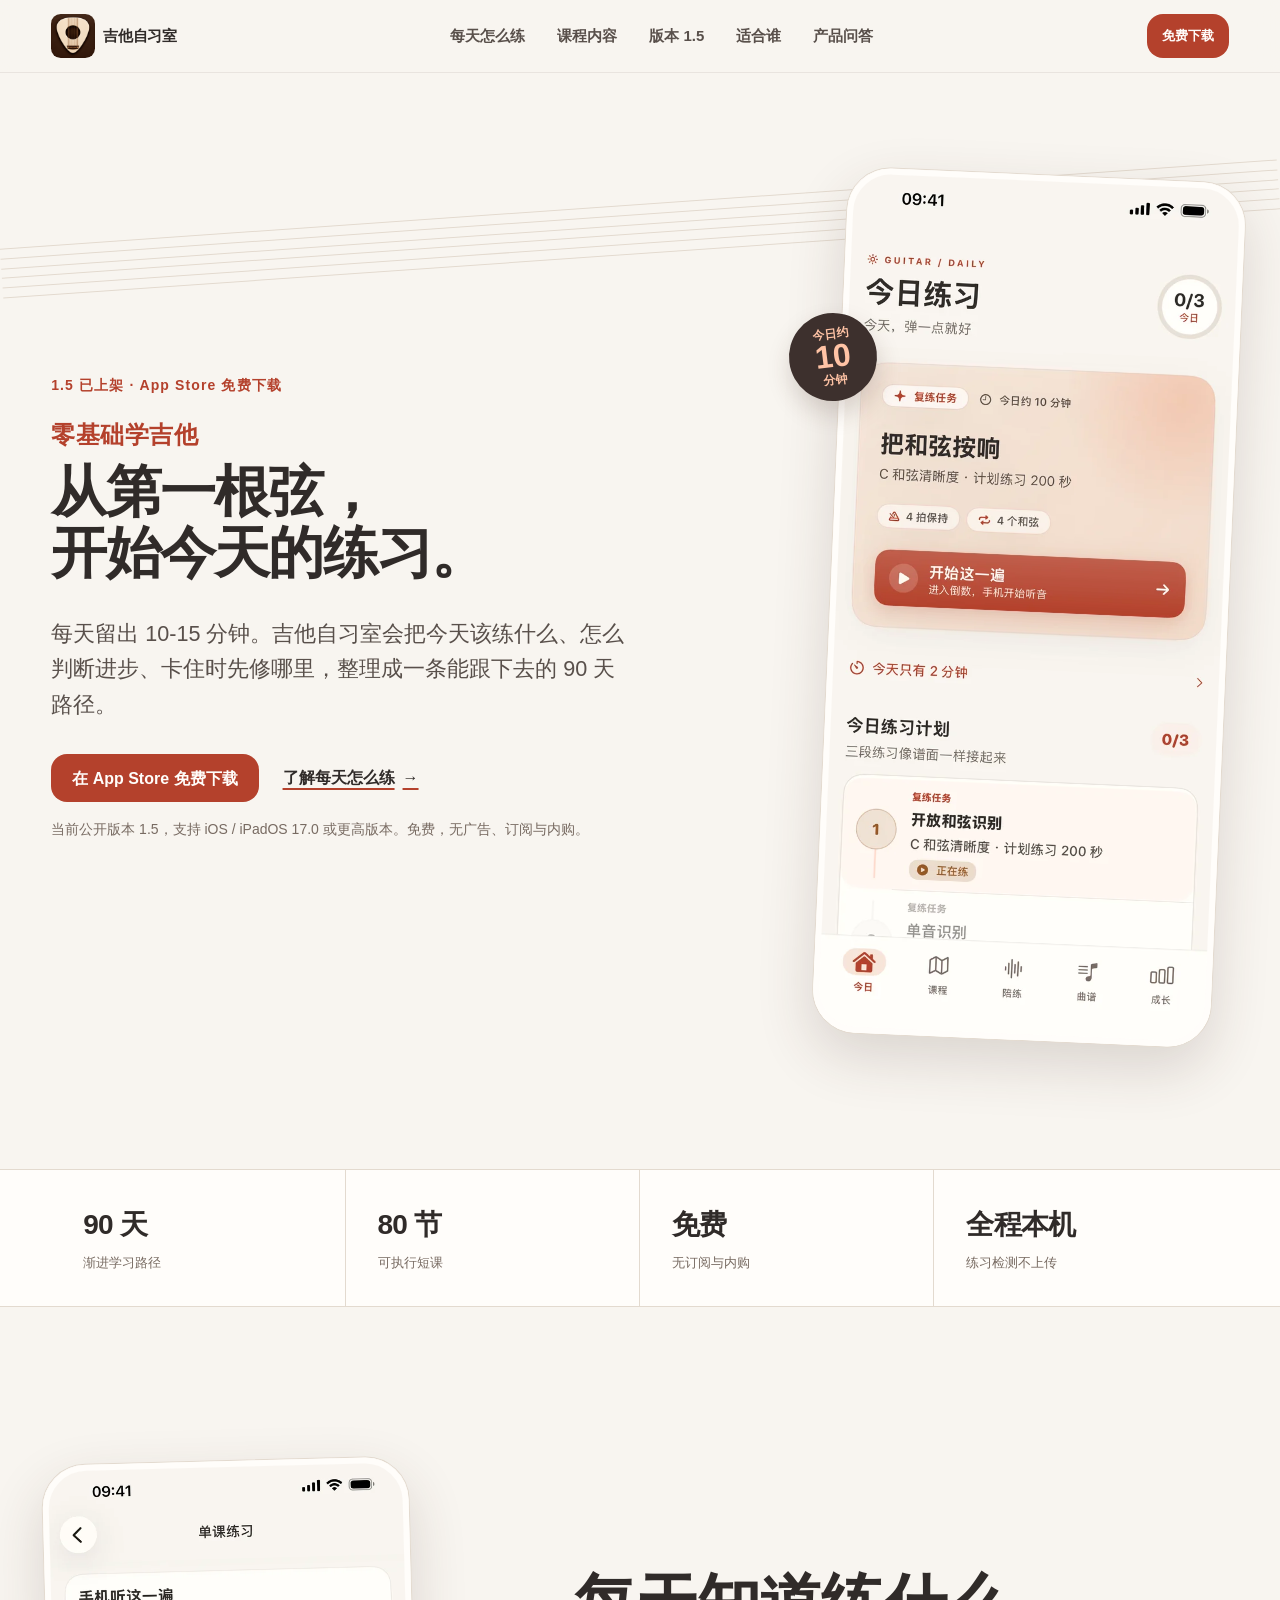
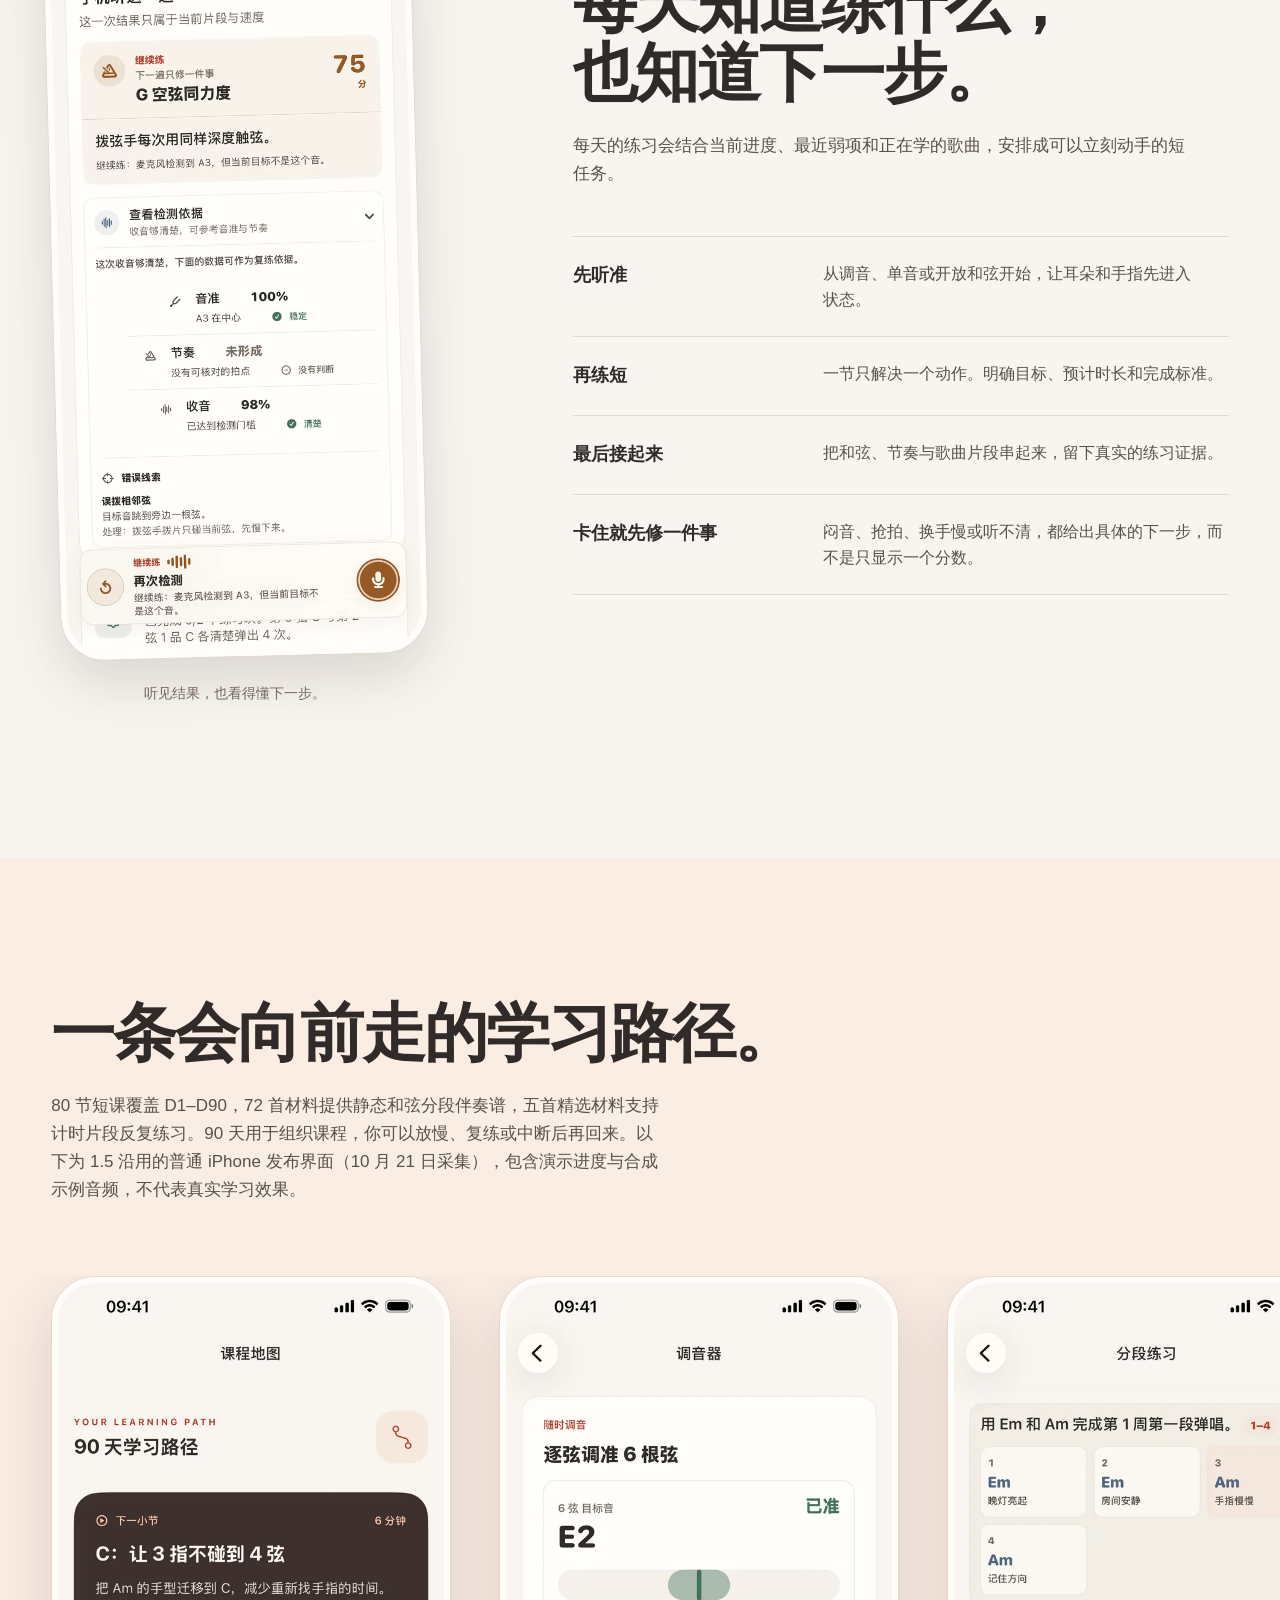
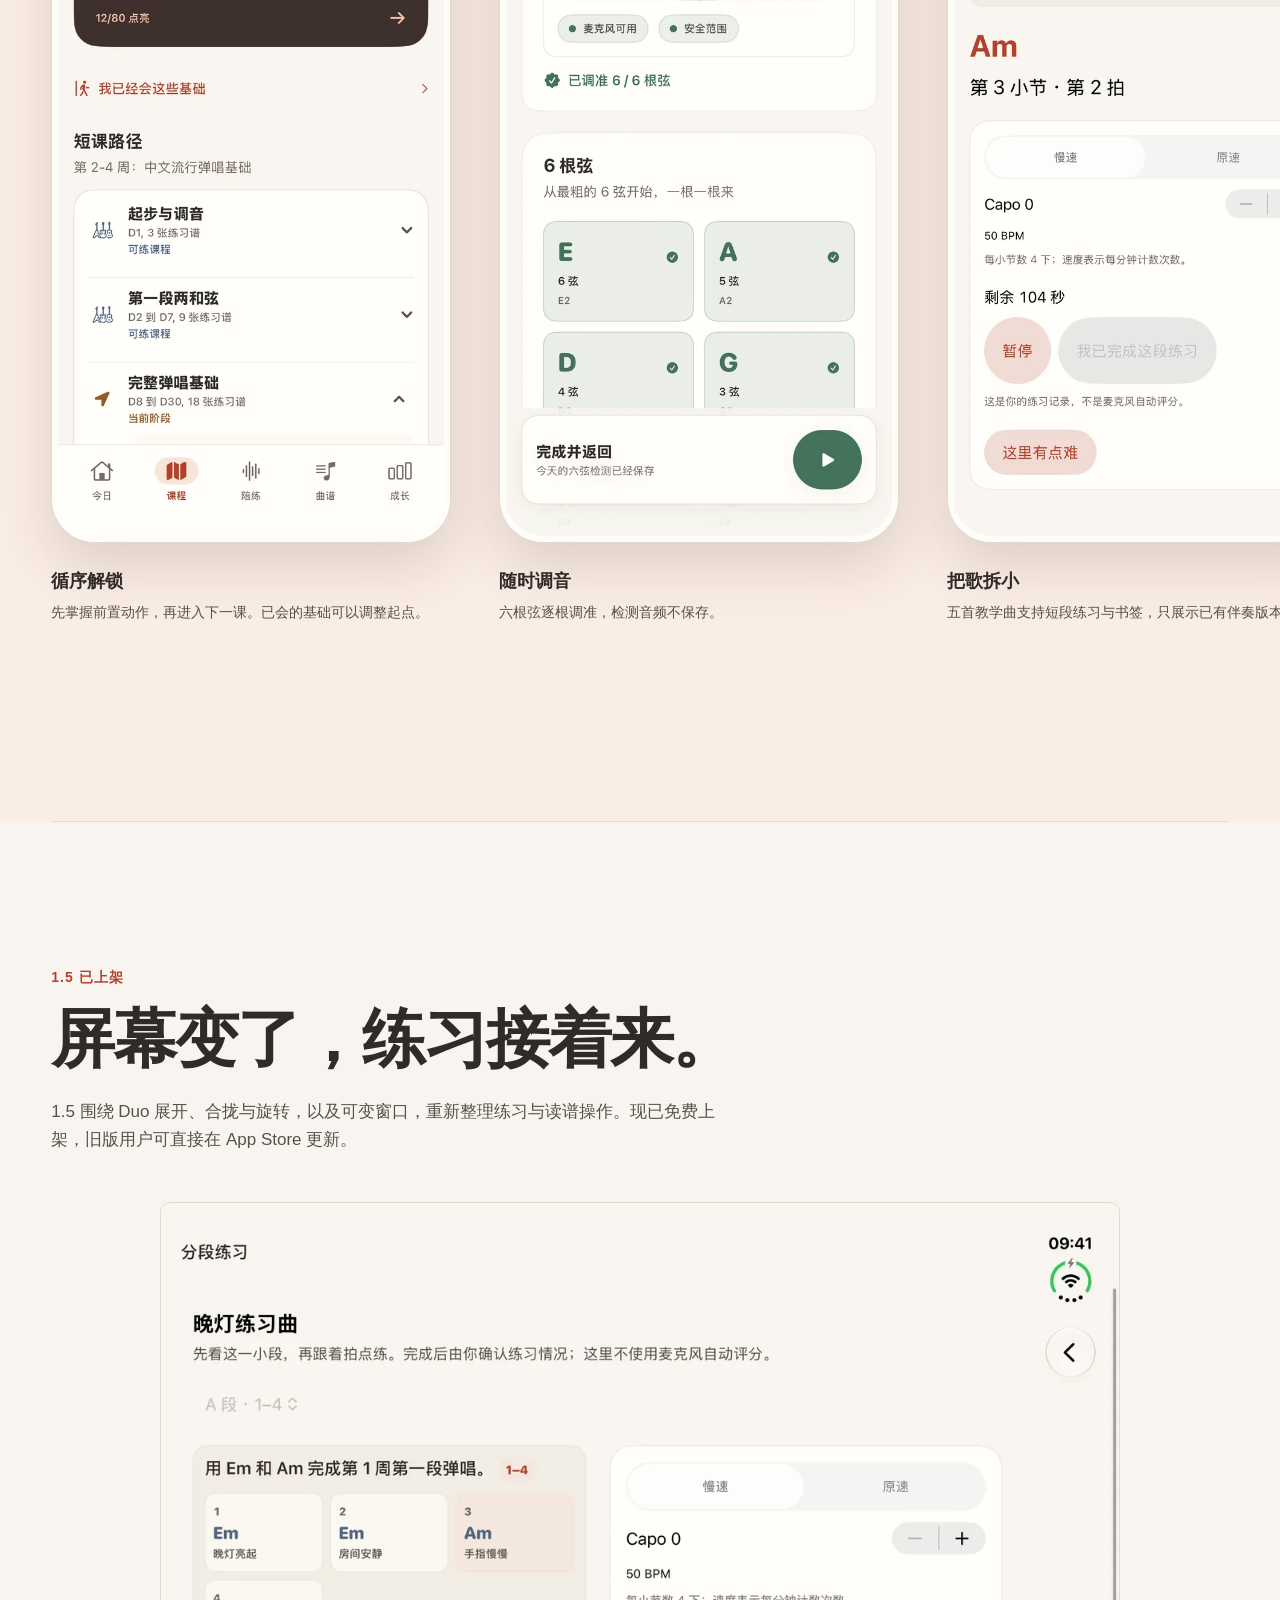
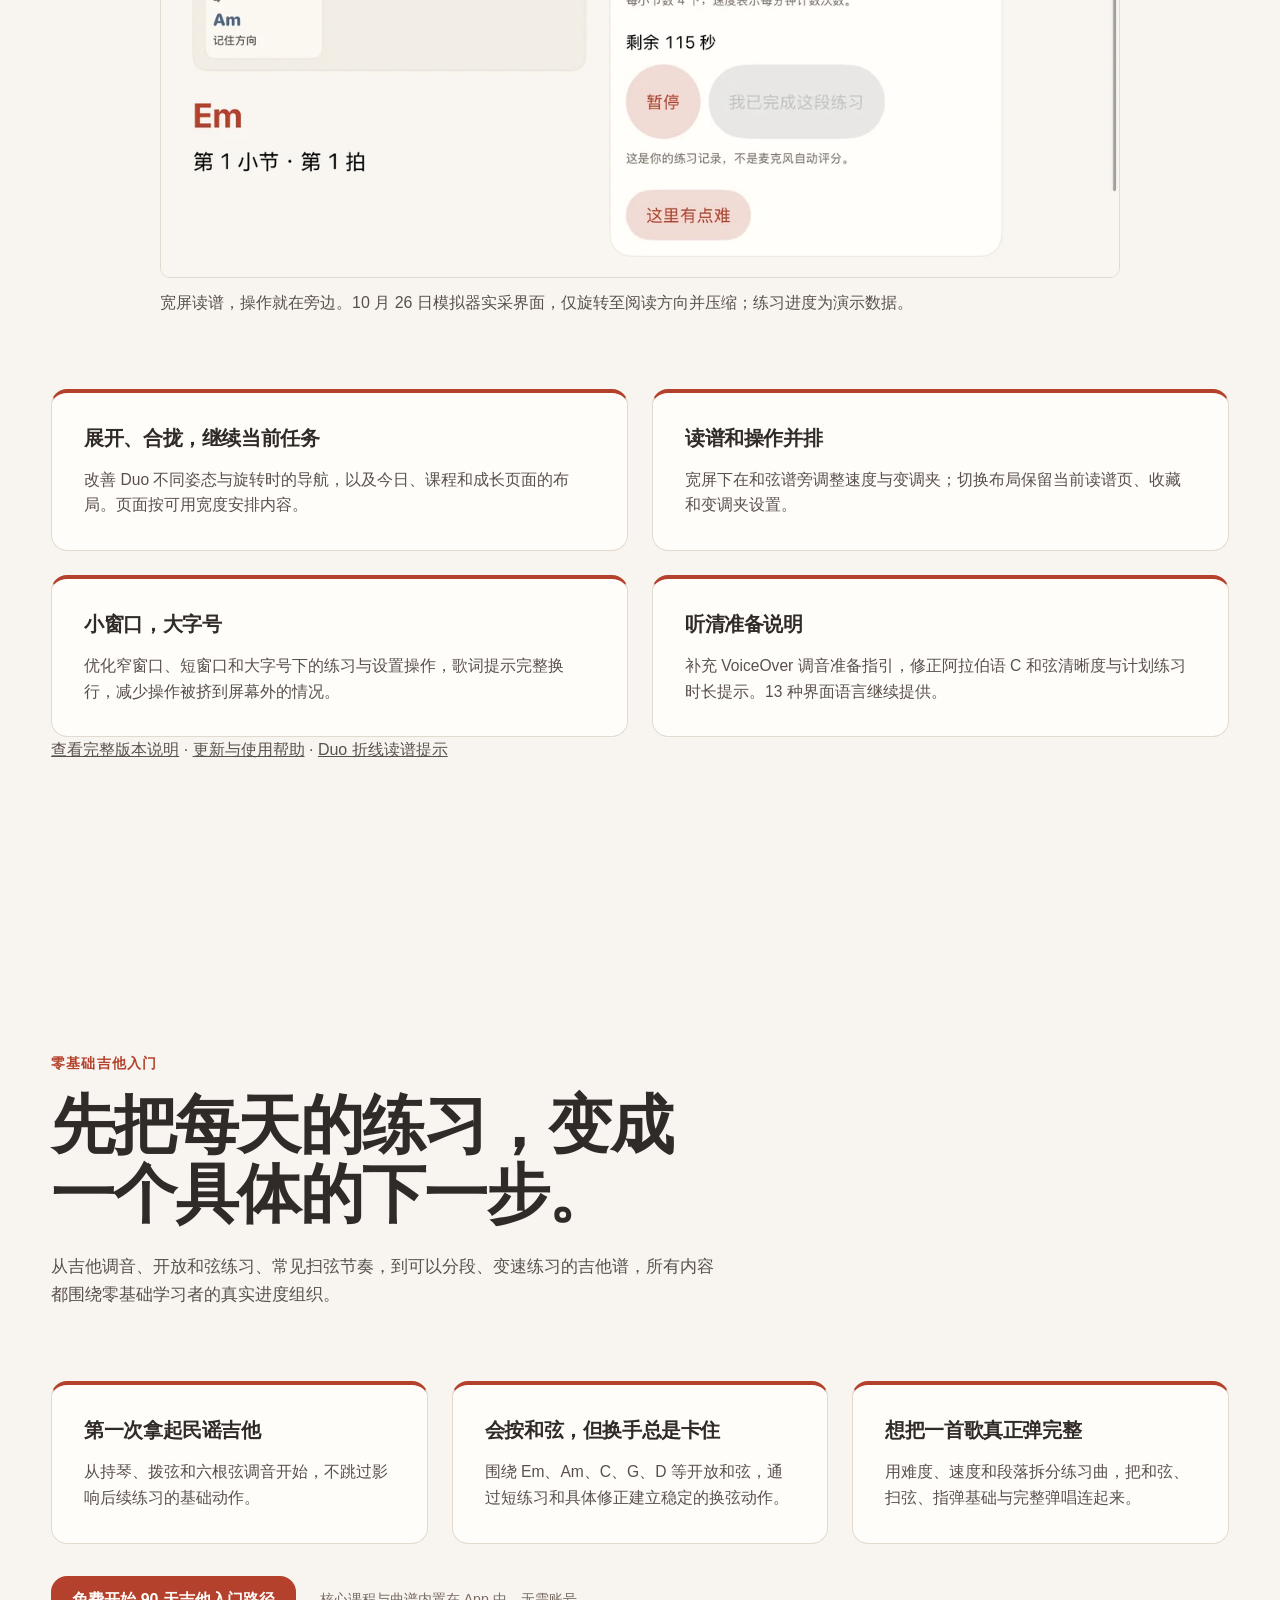
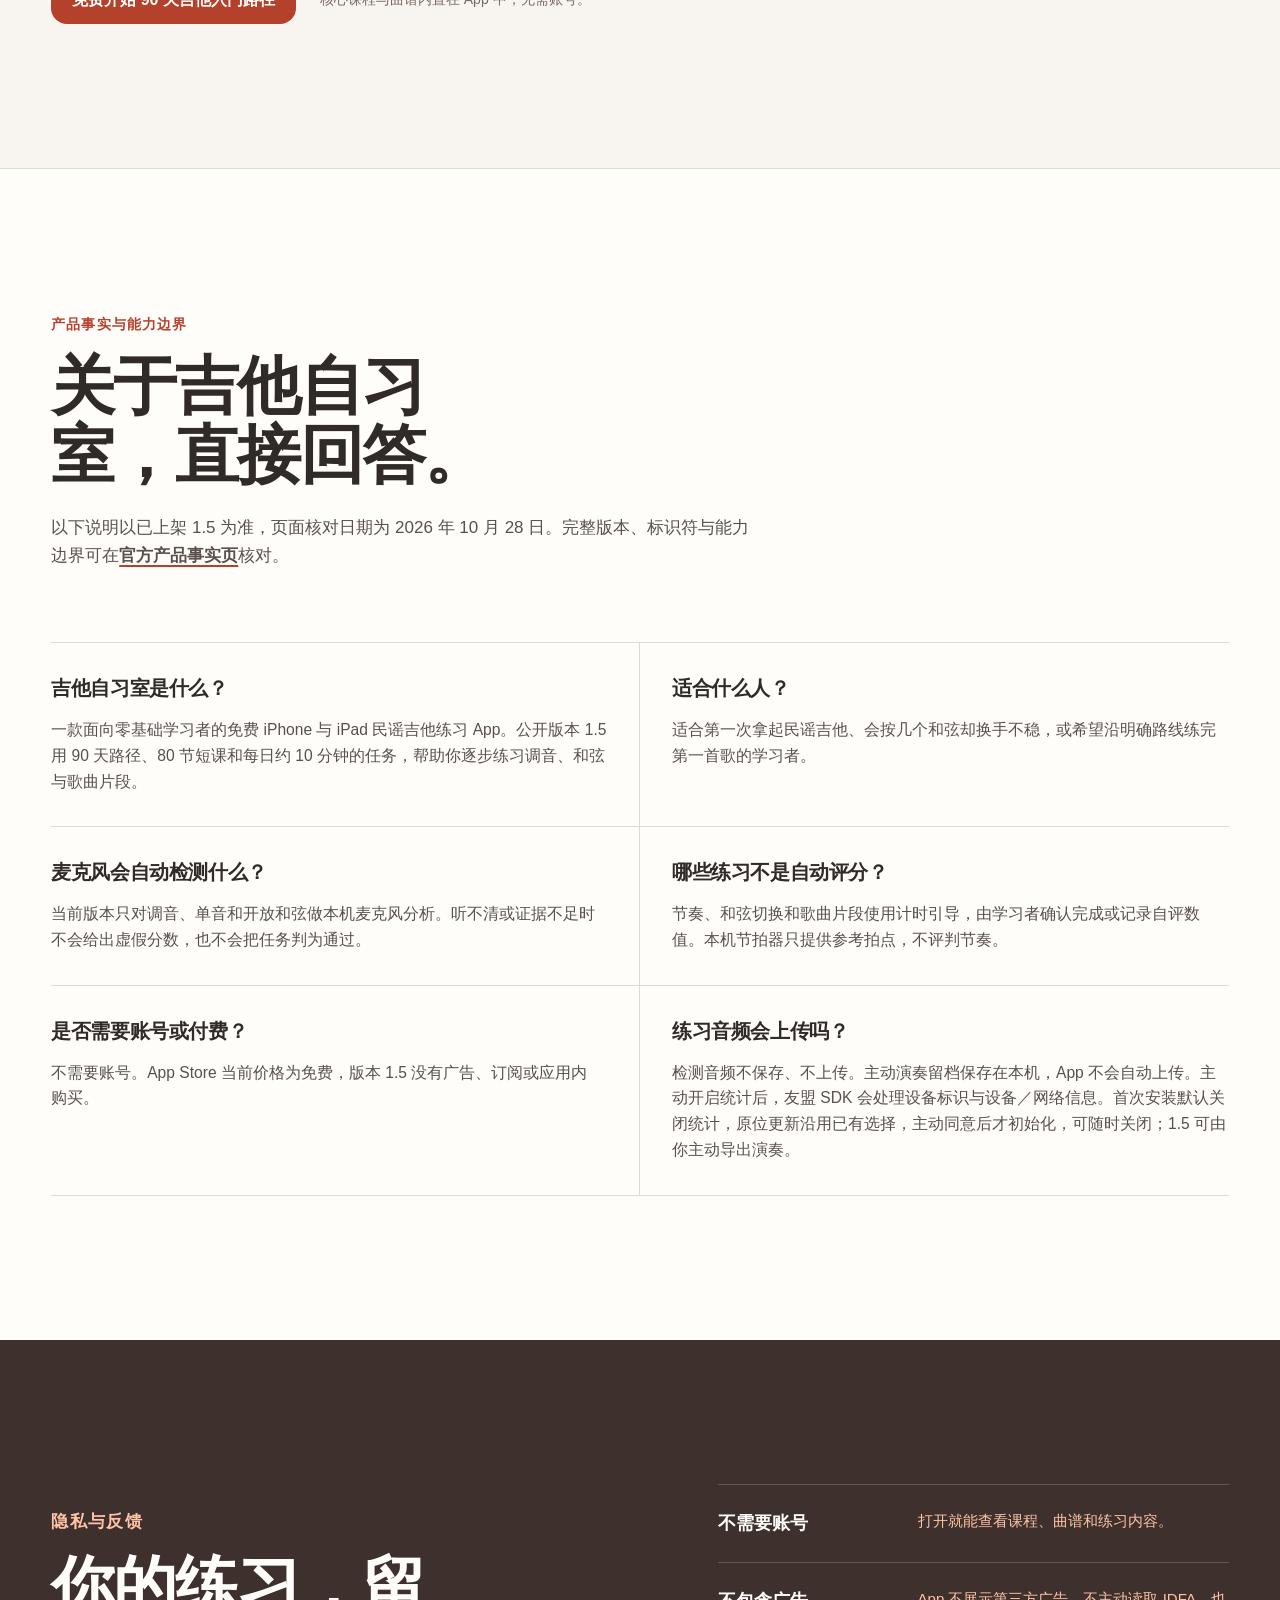
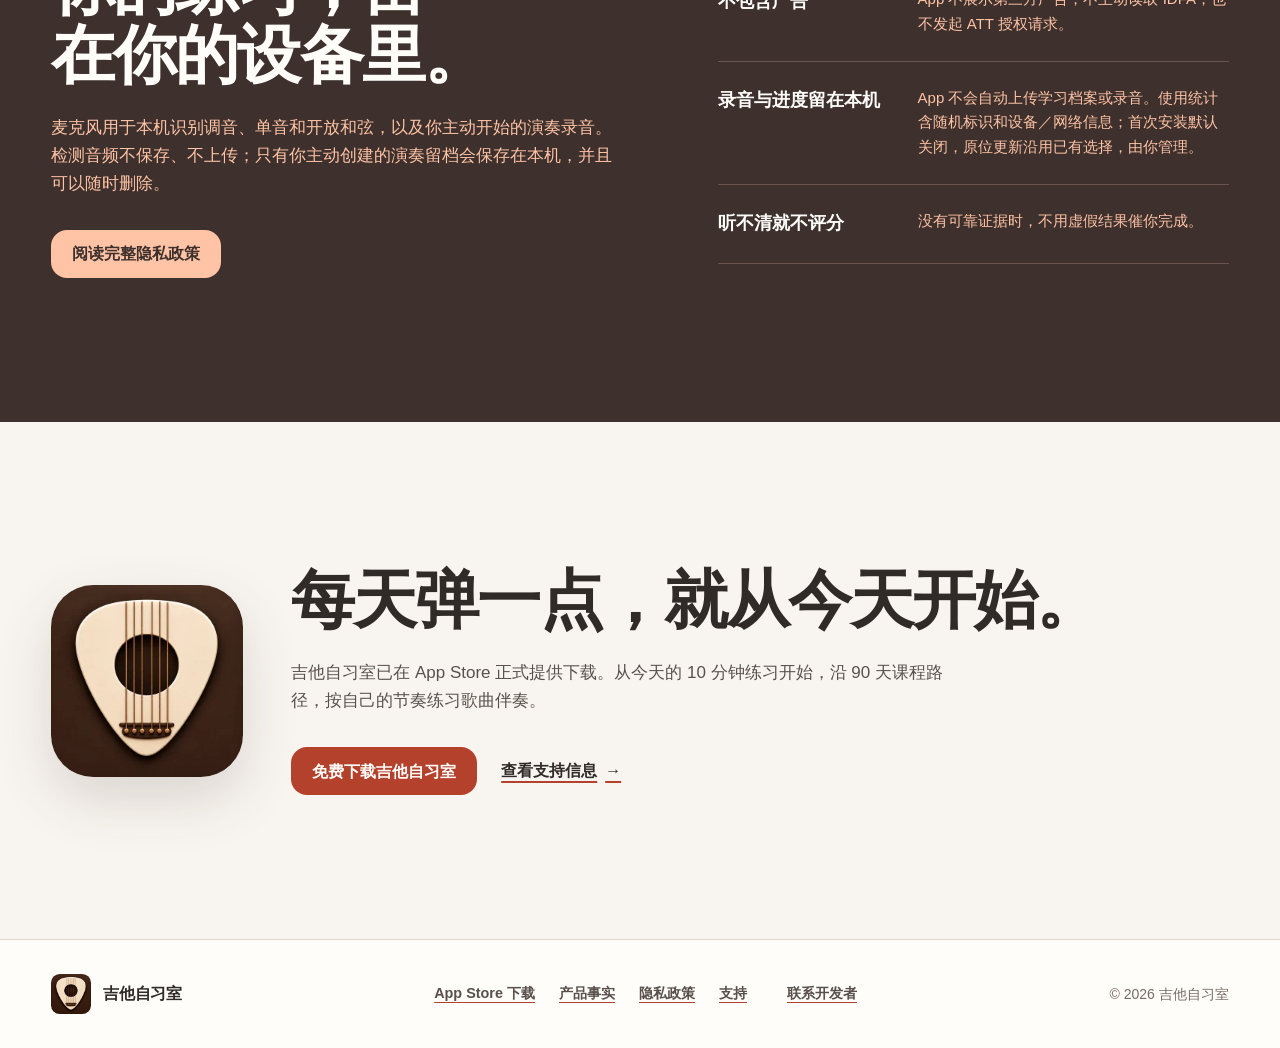
<file: index.html>
<!doctype html>
<html lang="zh-Hans">
<head>
  <meta charset="utf-8">
  <meta name="viewport" content="width=device-width, initial-scale=1, viewport-fit=cover">
  <title>吉他自习室：零基础学吉他｜90 天民谣吉他入门 App</title>
  <meta name="description" content="吉他自习室 1.5：免费 iPhone 与 iPad 吉他入门 App。80 节短课覆盖 90 天路径，72 首和弦分段伴奏材料，本机调音、片段慢练与录音对比。优化 Duo 与可变窗口，无广告、订阅或内购。">
  <meta name="robots" content="index, follow, max-image-preview:large, max-snippet:-1, max-video-preview:-1">
  <meta name="google-site-verification" content="8ZJPCPf4ZDXOyR88ShC7PA1WEXwOOsnh5gwaEaTg8Bg">
  <meta name="application-name" content="吉他自习室">
  <meta name="author" content="Shanghai Qishan Cultural Communication Co., Ltd.">
  <meta name="apple-itunes-app" content="app-id=6788635183, app-argument=https://apps.apple.com/cn/app/id6788635183">
  <meta name="theme-color" content="#f8f5f0">
  <meta property="og:type" content="website">
  <meta property="og:locale" content="zh_CN">
  <meta property="og:site_name" content="吉他自习室">
  <meta property="og:title" content="吉他自习室：零基础学吉他｜90 天民谣吉他入门 App">
  <meta property="og:description" content="吉他自习室 1.5：免费 iPhone 与 iPad 吉他入门 App。80 节短课覆盖 90 天路径，72 首和弦分段伴奏材料，本机调音、片段慢练与录音对比。优化 Duo 与可变窗口，无广告、订阅或内购。">
  <meta property="og:url" content="https://weizhichao1027-collab.github.io/xianlian-legal/">
  <meta property="og:image" content="https://weizhichao1027-collab.github.io/xianlian-legal/assets/og-cover.png">
  <meta property="og:image:secure_url" content="https://weizhichao1027-collab.github.io/xianlian-legal/assets/og-cover.png">
  <meta property="og:image:type" content="image/png">
  <meta property="og:image:width" content="1200">
  <meta property="og:image:height" content="630">
  <meta property="og:image:alt" content="吉他自习室 App 的 90 天吉他入门路径与今日练习页面">
  <meta name="twitter:card" content="summary_large_image">
  <meta name="twitter:title" content="吉他自习室：零基础学吉他｜90 天民谣吉他入门 App">
  <meta name="twitter:description" content="吉他自习室 1.5：免费 iPhone 与 iPad 吉他入门 App。80 节短课覆盖 90 天路径，72 首和弦分段伴奏材料，本机调音、片段慢练与录音对比。优化 Duo 与可变窗口，无广告、订阅或内购。">
  <meta name="twitter:image" content="https://weizhichao1027-collab.github.io/xianlian-legal/assets/og-cover.png">
  <meta name="twitter:image:alt" content="吉他自习室 App 的 90 天吉他入门路径与今日练习页面">
  <link rel="canonical" href="https://weizhichao1027-collab.github.io/xianlian-legal/">
  <link rel="alternate" hreflang="zh-Hans" href="https://weizhichao1027-collab.github.io/xianlian-legal/">
  <link rel="alternate" hreflang="x-default" href="https://weizhichao1027-collab.github.io/xianlian-legal/">
  <link rel="home" href="https://weizhichao1027-collab.github.io/xianlian-legal/">
  <link rel="help" href="https://weizhichao1027-collab.github.io/xianlian-legal/support.html">
  <link rel="author" href="https://apps.apple.com/cn/developer/shanghai-qishan-cultural-communication-co-ltd/id1891134548">
  <link rel="icon" href="./assets/app-icon.png" type="image/png" sizes="256x256">
  <link rel="apple-touch-icon" href="./assets/app-icon.png">
  <link rel="preload" href="./assets/today.webp" as="image" type="image/webp" fetchpriority="high">
  <link rel="stylesheet" href="./marketing.css">
  <script type="application/ld+json">
{
  "@context": "https://schema.org",
  "@graph": [
    {
      "@type": "WebSite",
      "@id": "https://weizhichao1027-collab.github.io/xianlian-legal/#website",
      "url": "https://weizhichao1027-collab.github.io/xianlian-legal/",
      "name": "吉他自习室",
      "alternateName": "吉他自习室 App",
      "publisher": {
        "@id": "https://weizhichao1027-collab.github.io/xianlian-legal/#developer"
      },
      "inLanguage": "zh-Hans"
    },
    {
      "@type": "Organization",
      "@id": "https://weizhichao1027-collab.github.io/xianlian-legal/#developer",
      "name": "Shanghai Qishan Cultural Communication Co., Ltd.",
      "url": "https://apps.apple.com/cn/developer/shanghai-qishan-cultural-communication-co-ltd/id1891134548",
      "sameAs": "https://apps.apple.com/cn/developer/id1891134548",
      "contactPoint": {
        "@type": "ContactPoint",
        "contactType": "customer support",
        "email": "weizhichao1027@gmail.com",
        "url": "https://weizhichao1027-collab.github.io/xianlian-legal/support.html"
      }
    },
    {
      "@type": "ImageObject",
      "@id": "https://weizhichao1027-collab.github.io/xianlian-legal/#primaryimage",
      "url": "https://weizhichao1027-collab.github.io/xianlian-legal/assets/og-cover.png",
      "contentUrl": "https://weizhichao1027-collab.github.io/xianlian-legal/assets/og-cover.png",
      "width": 1200,
      "height": 630,
      "caption": "吉他自习室的 90 天零基础吉他入门路径与今日练习页面",
      "creator": {
        "@id": "https://weizhichao1027-collab.github.io/xianlian-legal/#developer"
      }
    },
    {
      "@type": [
        "SoftwareApplication",
        "MobileApplication"
      ],
      "@id": "https://weizhichao1027-collab.github.io/xianlian-legal/#app",
      "name": "吉他自习室：零基础学吉他",
      "alternateName": "吉他自习室 App",
      "description": "吉他自习室 1.5 是免费 iPhone 与 iPad 民谣吉他练习 App，提供 80 节短课、72 首静态和弦分段伴奏材料、本机调音、片段续练与录音对比，无广告、订阅或内购。",
      "url": "https://weizhichao1027-collab.github.io/xianlian-legal/",
      "downloadUrl": "https://apps.apple.com/cn/app/id6788635183",
      "installUrl": "https://apps.apple.com/cn/app/id6788635183",
      "sameAs": "https://apps.apple.com/cn/app/id6788635183",
      "applicationCategory": "EducationalApplication",
      "operatingSystem": "iOS 17.0 or later; iPadOS 17.0 or later",
      "availableOnDevice": [
        "iPhone",
        "iPad"
      ],
      "softwareRequirements": "需要 iOS 17.0 或 iPadOS 17.0 或更高版本",
      "permissions": "麦克风权限可选，仅用于本机调音、单音、开放和弦检测，以及用户主动开始的本机演奏留档",
      "softwareVersion": "1.5",
      "contentRating": "4+",
      "isAccessibleForFree": true,
      "audience": {
        "@type": "Audience",
        "audienceType": "零基础民谣吉他学习者"
      },
      "inLanguage": [
        "zh-Hans",
        "en",
        "es",
        "fr",
        "de",
        "ja",
        "ko",
        "pt-BR",
        "ru",
        "ar",
        "hi",
        "id",
        "it"
      ],
      "author": {
        "@id": "https://weizhichao1027-collab.github.io/xianlian-legal/#developer"
      },
      "publisher": {
        "@id": "https://weizhichao1027-collab.github.io/xianlian-legal/#developer"
      },
      "softwareHelp": "https://weizhichao1027-collab.github.io/xianlian-legal/support.html",
      "releaseNotes": "1.5：改善 iPhone Duo 展开、合拢和旋转时的导航与布局；宽屏读谱和操作并排，切换布局保留读谱页、收藏与变调夹设置；优化大字号、窄窗口、短窗口和 VoiceOver 调音准备说明；修正阿拉伯语 C 和弦及计划时长提示。",
      "featureList": [
        "80 节短课覆盖 D1–D90；按自己的节奏复练",
        "72 首静态和弦分段伴奏材料",
        "本机调音、单音与开放和弦反馈",
        "五首精选材料的片段计时重复与 70% 慢练",
        "同条件录音回听、里程碑保留与主动导出",
        "推荐、全部、收藏与全曲库搜索",
        "Duo 展开与旋转、iPad 可变窗口及大字号布局优化",
        "首次安装统计默认关闭，更新沿用已有选择，主动同意后启用"
      ],
      "screenshot": [
        "https://weizhichao1027-collab.github.io/xianlian-legal/assets/today.webp",
        "https://weizhichao1027-collab.github.io/xianlian-legal/assets/course.webp",
        "https://weizhichao1027-collab.github.io/xianlian-legal/assets/feedback.webp",
        "https://weizhichao1027-collab.github.io/xianlian-legal/assets/tuner.webp",
        "https://weizhichao1027-collab.github.io/xianlian-legal/assets/sheet-reader.webp",
        "https://weizhichao1027-collab.github.io/xianlian-legal/assets/growth.webp",
        "https://weizhichao1027-collab.github.io/xianlian-legal/assets/duo-practice.webp"
      ],
      "datePublished": "2026-07-23",
      "dateModified": "2026-10-28",
      "offers": {
        "@type": "Offer",
        "url": "https://apps.apple.com/cn/app/id6788635183",
        "price": 0,
        "priceCurrency": "CNY",
        "availability": "https://schema.org/InStock"
      },
      "image": {
        "@id": "https://weizhichao1027-collab.github.io/xianlian-legal/#primaryimage"
      },
      "mainEntityOfPage": {
        "@id": "https://weizhichao1027-collab.github.io/xianlian-legal/#webpage"
      },
      "potentialAction": {
        "@type": "DownloadAction",
        "target": "https://apps.apple.com/cn/app/id6788635183"
      }
    },
    {
      "@type": "WebPage",
      "@id": "https://weizhichao1027-collab.github.io/xianlian-legal/#webpage",
      "url": "https://weizhichao1027-collab.github.io/xianlian-legal/",
      "name": "吉他自习室：零基础学吉他｜90 天民谣吉他入门 App",
      "description": "吉他自习室 1.5：免费 iPhone 与 iPad 吉他入门 App。80 节短课覆盖 90 天路径，72 首和弦分段伴奏材料，本机调音、片段慢练与录音对比。优化 Duo 与可变窗口，无广告、订阅或内购。",
      "isPartOf": {
        "@id": "https://weizhichao1027-collab.github.io/xianlian-legal/#website"
      },
      "mainEntity": {
        "@id": "https://weizhichao1027-collab.github.io/xianlian-legal/#app"
      },
      "publisher": {
        "@id": "https://weizhichao1027-collab.github.io/xianlian-legal/#developer"
      },
      "primaryImageOfPage": {
        "@id": "https://weizhichao1027-collab.github.io/xianlian-legal/#primaryimage"
      },
      "dateModified": "2026-10-28",
      "relatedLink": [
        "https://weizhichao1027-collab.github.io/xianlian-legal/about.html",
        "https://weizhichao1027-collab.github.io/xianlian-legal/support.html",
        "https://weizhichao1027-collab.github.io/xianlian-legal/privacy.html"
      ],
      "inLanguage": "zh-Hans"
    },
    {
      "@type": "FAQPage",
      "@id": "https://weizhichao1027-collab.github.io/xianlian-legal/#faq",
      "url": "https://weizhichao1027-collab.github.io/xianlian-legal/#facts",
      "name": "吉他自习室产品问答",
      "isPartOf": {
        "@id": "https://weizhichao1027-collab.github.io/xianlian-legal/#webpage"
      },
      "inLanguage": "zh-Hans",
      "mainEntity": [
        {
          "@type": "Question",
          "name": "吉他自习室是什么？",
          "acceptedAnswer": {
            "@type": "Answer",
            "text": "一款面向零基础学习者的免费 iPhone 与 iPad 民谣吉他练习 App。公开版本 1.5 用 90 天路径、80 节短课和每日约 10 分钟的任务，帮助你逐步练习调音、和弦与歌曲片段。"
          }
        },
        {
          "@type": "Question",
          "name": "适合什么人？",
          "acceptedAnswer": {
            "@type": "Answer",
            "text": "适合第一次拿起民谣吉他、会按几个和弦却换手不稳，或希望沿明确路线练完第一首歌的学习者。"
          }
        },
        {
          "@type": "Question",
          "name": "麦克风会自动检测什么？",
          "acceptedAnswer": {
            "@type": "Answer",
            "text": "当前版本只对调音、单音和开放和弦做本机麦克风分析。听不清或证据不足时不会给出虚假分数，也不会把任务判为通过。"
          }
        },
        {
          "@type": "Question",
          "name": "哪些练习不是自动评分？",
          "acceptedAnswer": {
            "@type": "Answer",
            "text": "节奏、和弦切换和歌曲片段使用计时引导，由学习者确认完成或记录自评数值。本机节拍器只提供参考拍点，不评判节奏。"
          }
        },
        {
          "@type": "Question",
          "name": "是否需要账号或付费？",
          "acceptedAnswer": {
            "@type": "Answer",
            "text": "不需要账号。App Store 当前价格为免费，版本 1.5 没有广告、订阅或应用内购买。"
          }
        },
        {
          "@type": "Question",
          "name": "练习音频会上传吗？",
          "acceptedAnswer": {
            "@type": "Answer",
            "text": "检测音频不保存、不上传。主动演奏留档保存在本机，App 不会自动上传。主动开启统计后，友盟 SDK 会处理设备标识与设备／网络信息。首次安装默认关闭统计，原位更新沿用已有选择，主动同意后才初始化，可随时关闭；1.5 可由你主动导出演奏。"
          }
        }
      ]
    }
  ]
}
  </script>
  <link rel="stylesheet" href="./site-accessibility.css">
  <link rel="sitemap" type="application/xml" href="./sitemap.xml">
  <link rel="alternate" type="text/plain" title="产品事实摘要" href="./llms.txt">
</head>
<body>
  <a class="skip-link" href="#main-content">跳到主要内容</a>

  <header class="site-header">
    <nav class="nav-shell" aria-label="主要导航">
      <a class="brand" href="#top" aria-label="返回吉他自习室首页">
        <img src="./assets/app-icon.png" width="44" height="44" alt="">
        <span>吉他自习室</span>
      </a>
      <div class="nav-links">
        <a href="#daily">每天怎么练</a>
        <a href="#path">课程内容</a>
        <a href="#release">版本 1.5</a>
        <a href="#fit">适合谁</a>
        <a href="#facts">产品问答</a>
      </div>
      <a class="nav-action" href="https://apps.apple.com/cn/app/id6788635183" aria-label="在 App Store 下载吉他自习室">免费下载</a>
    </nav>
  </header>

  <main id="main-content">
    <section class="hero" id="top" aria-labelledby="hero-title">
      <div class="string-lines" aria-hidden="true">
        <span></span><span></span><span></span><span></span><span></span><span></span>
      </div>

      <div class="hero-shell">
        <div class="hero-copy">
          <p class="eyebrow">1.5 已上架 · App Store 免费下载</p>
          <h1 id="hero-title"><span class="hero-title-topic">零基础学吉他</span><span>从第一根弦，<br>开始今天的练习。</span></h1>
          <p class="hero-lede">每天留出 10-15 分钟。吉他自习室会把今天该练什么、怎么判断进步、卡住时先修哪里，整理成一条能跟下去的 90 天路径。</p>
          <div class="hero-actions">
            <a class="button button-primary" href="https://apps.apple.com/cn/app/id6788635183">在 App Store 免费下载</a>
            <a class="text-link" href="#daily">了解每天怎么练</a>
          </div>
          <p class="availability">当前公开版本 1.5，支持 iOS / iPadOS 17.0 或更高版本。免费，无广告、订阅与内购。</p>
        </div>

        <div class="hero-visual" role="group" aria-label="吉他自习室今日练习页面预览">
          <div class="phone-frame phone-frame-hero">
            <img src="./assets/today.webp" width="660" height="1434" fetchpriority="high" decoding="async" alt="吉他自习室今日练习页面（1.5 沿用的普通 iPhone 界面），显示当前主任务、练习入口与今日计划">
          </div>
          <div class="practice-note" aria-hidden="true">
            <span>今日约</span>
            <strong>10</strong>
            <span>分钟</span>
          </div>
        </div>
      </div>
    </section>

    <section class="proof" aria-label="产品内容概览">
      <div class="proof-shell">
        <div class="proof-item"><strong>90 天</strong><span>渐进学习路径</span></div>
        <div class="proof-item"><strong>80 节</strong><span>可执行短课</span></div>
        <div class="proof-item"><strong>免费</strong><span>无订阅与内购</span></div>
        <div class="proof-item"><strong>全程本机</strong><span>练习检测不上传</span></div>
      </div>
    </section>

    <section class="daily section-shell" id="daily" aria-labelledby="daily-title">
      <div class="daily-copy">
        <h2 id="daily-title">每天知道练什么，也知道下一步。</h2>
        <p class="section-intro">每天的练习会结合当前进度、最近弱项和正在学的歌曲，安排成可以立刻动手的短任务。</p>

        <dl class="practice-rhythm">
          <div>
            <dt>先听准</dt>
            <dd>从调音、单音或开放和弦开始，让耳朵和手指先进入状态。</dd>
          </div>
          <div>
            <dt>再练短</dt>
            <dd>一节只解决一个动作。明确目标、预计时长和完成标准。</dd>
          </div>
          <div>
            <dt>最后接起来</dt>
            <dd>把和弦、节奏与歌曲片段串起来，留下真实的练习证据。</dd>
          </div>
          <div>
            <dt>卡住就先修一件事</dt>
            <dd>闷音、抢拍、换手慢或听不清，都给出具体的下一步，而不是只显示一个分数。</dd>
          </div>
        </dl>
      </div>

      <div class="daily-visual">
        <div class="phone-frame phone-frame-secondary">
          <img src="./assets/feedback.webp" width="660" height="1434" loading="lazy" decoding="async" alt="吉他自习室本机练习反馈页面，显示单弦练习结果、通过标准和下一步建议">
        </div>
        <p class="image-caption">听见结果，也看得懂下一步。</p>
      </div>
    </section>

    <section class="path" id="path" aria-labelledby="path-title">
      <div class="section-shell path-heading">
        <h2 id="path-title">一条会向前走的学习路径。</h2>
        <p>80 节短课覆盖 D1–D90，72 首材料提供静态和弦分段伴奏谱，五首精选材料支持计时片段反复练习。90 天用于组织课程，你可以放慢、复练或中断后再回来。以下为 1.5 沿用的普通 iPhone 发布界面（10 月 21 日采集），包含演示进度与合成示例音频，不代表真实学习效果。</p>
      </div>

      <p class="visually-hidden" id="screen-rail-help">使用左右方向键或水平滚动查看更多页面。</p>
      <div class="screen-rail" role="region" tabindex="0" aria-label="吉他自习室功能页面预览" aria-describedby="screen-rail-help">
        <figure class="screen-shot screen-shot-wide">
          <div class="phone-frame">
            <img src="./assets/course.webp" width="660" height="1434" loading="lazy" decoding="async" alt="90 天课程地图，显示下一节课、80 个课程点，以及可以调整起点的基础设置">
          </div>
          <figcaption><strong>循序解锁</strong><span>先掌握前置动作，再进入下一课。已会的基础可以调整起点。</span></figcaption>
        </figure>
        <figure class="screen-shot">
          <div class="phone-frame">
            <img src="./assets/tuner.webp" width="660" height="1434" loading="lazy" decoding="async" alt="调音器页面，显示逐弦调准六根弦，并说明音频只在本机分析">
          </div>
          <figcaption><strong>随时调音</strong><span>六根弦逐根调准，检测音频不保存。</span></figcaption>
        </figure>
        <figure class="screen-shot">
          <div class="phone-frame">
            <img src="./assets/sheet-reader.webp" width="660" height="1434" loading="lazy" decoding="async" alt="普通 iPhone 分段练习页面，展示歌曲短段、速度与静态和弦伴奏">
          </div>
          <figcaption><strong>把歌拆小</strong><span>五首教学曲支持短段练习与书签，只展示已有伴奏版本。</span></figcaption>
        </figure>
        <figure class="screen-shot">
          <div class="phone-frame">
            <img src="./assets/growth.webp" width="660" height="1434" loading="lazy" decoding="async" alt="同条件演奏对比页面，按曲目、片段、速度和变调夹选择录音回听。画面使用合成示例音频，不代表真实学习效果">
          </div>
          <figcaption><strong>回听自己的变化</strong><span>并列回听相同条件下的作品，自己判断差别。截图为合成演示样本。</span></figcaption>
        </figure>
      </div>
    </section>

    <section class="release section-shell" id="release" aria-labelledby="release-title">
      <div class="fit-heading">
        <p class="section-kicker">1.5 已上架</p>
        <h2 id="release-title">屏幕变了，练习接着来。</h2>
        <p>1.5 围绕 Duo 展开、合拢与旋转，以及可变窗口，重新整理练习与读谱操作。现已免费上架，旧版用户可直接在 App Store 更新。</p>
      </div>
      <figure class="release-shot">
        <img src="./assets/duo-practice.webp" width="1200" height="844" loading="lazy" decoding="async" alt="1.5 Duo 展开后的分段练习真实界面，左侧显示和弦短段，右侧显示速度、变调夹和计时操作">
        <figcaption>宽屏读谱，操作就在旁边。10 月 26 日模拟器实采界面，仅旋转至阅读方向并压缩；练习进度为演示数据。</figcaption>
      </figure>
      <div class="release-grid">
        <article class="fit-card"><h3>展开、合拢，继续当前任务</h3><p>改善 Duo 不同姿态与旋转时的导航，以及今日、课程和成长页面的布局。页面按可用宽度安排内容。</p></article>
        <article class="fit-card"><h3>读谱和操作并排</h3><p>宽屏下在和弦谱旁调整速度与变调夹；切换布局保留当前读谱页、收藏和变调夹设置。</p></article>
        <article class="fit-card"><h3>小窗口，大字号</h3><p>优化窄窗口、短窗口和大字号下的练习与设置操作，歌词提示完整换行，减少操作被挤到屏幕外的情况。</p></article>
        <article class="fit-card"><h3>听清准备说明</h3><p>补充 VoiceOver 调音准备指引，修正阿拉伯语 C 和弦清晰度与计划练习时长提示。13 种界面语言继续提供。</p></article>
      </div>
      <p><a href="./about.html#release-1-5">查看完整版本说明</a> · <a href="./support.html">更新与使用帮助</a> · <a href="./support.html#faq-25">Duo 折线读谱提示</a></p>
    </section>

    <section class="fit section-shell" id="fit" aria-labelledby="fit-title">
      <div class="fit-heading">
        <p class="section-kicker">零基础吉他入门</p>
        <h2 id="fit-title">先把每天的练习，变成一个具体的下一步。</h2>
        <p>从吉他调音、开放和弦练习、常见扫弦节奏，到可以分段、变速练习的吉他谱，所有内容都围绕零基础学习者的真实进度组织。</p>
      </div>

      <div class="fit-grid">
        <article class="fit-card">
          <h3>第一次拿起民谣吉他</h3>
          <p>从持琴、拨弦和六根弦调音开始，不跳过影响后续练习的基础动作。</p>
        </article>
        <article class="fit-card">
          <h3>会按和弦，但换手总是卡住</h3>
          <p>围绕 Em、Am、C、G、D 等开放和弦，通过短练习和具体修正建立稳定的换弦动作。</p>
        </article>
        <article class="fit-card">
          <h3>想把一首歌真正弹完整</h3>
          <p>用难度、速度和段落拆分练习曲，把和弦、扫弦、指弹基础与完整弹唱连起来。</p>
        </article>
      </div>

      <div class="fit-action">
        <a class="button button-primary" href="https://apps.apple.com/cn/app/id6788635183">免费开始 90 天吉他入门路径</a>
        <span>核心课程与曲谱内置在 App 中，无需账号。</span>
      </div>
    </section>

    <span id="upcoming-1-3" aria-hidden="true"></span>

    <section class="facts" id="facts" aria-labelledby="facts-title">
      <div class="section-shell">
        <div class="facts-heading">
          <p class="section-kicker">产品事实与能力边界</p>
          <h2 id="facts-title">关于吉他自习室，直接回答。</h2>
          <p>以下说明以已上架 1.5 为准，页面核对日期为 <time datetime="2026-10-28">2026 年 10 月 28 日</time>。完整版本、标识符与能力边界可在<a href="./about.html">官方产品事实页</a>核对。</p>
        </div>

        <div class="answer-grid">
          <article class="answer-card">
            <h3>吉他自习室是什么？</h3>
            <p>一款面向零基础学习者的免费 iPhone 与 iPad 民谣吉他练习 App。公开版本 1.5 用 90 天路径、80 节短课和每日约 10 分钟的任务，帮助你逐步练习调音、和弦与歌曲片段。</p>
          </article>
          <article class="answer-card">
            <h3>适合什么人？</h3>
            <p>适合第一次拿起民谣吉他、会按几个和弦却换手不稳，或希望沿明确路线练完第一首歌的学习者。</p>
          </article>
          <article class="answer-card">
            <h3>麦克风会自动检测什么？</h3>
            <p>当前版本只对调音、单音和开放和弦做本机麦克风分析。听不清或证据不足时不会给出虚假分数，也不会把任务判为通过。</p>
          </article>
          <article class="answer-card">
            <h3>哪些练习不是自动评分？</h3>
            <p>节奏、和弦切换和歌曲片段使用计时引导，由学习者确认完成或记录自评数值。本机节拍器只提供参考拍点，不评判节奏。</p>
          </article>
          <article class="answer-card">
            <h3>是否需要账号或付费？</h3>
            <p>不需要账号。App Store 当前价格为免费，版本 1.5 没有广告、订阅或应用内购买。</p>
          </article>
          <article class="answer-card">
            <h3>练习音频会上传吗？</h3>
            <p>检测音频不保存、不上传。主动演奏留档保存在本机，App 不会自动上传。主动开启统计后，友盟 SDK 会处理设备标识与设备／网络信息。首次安装默认关闭统计，原位更新沿用已有选择，主动同意后才初始化，可随时关闭；1.5 可由你主动导出演奏。</p>
          </article>
        </div>
      </div>
    </section>

    <section class="privacy" id="privacy" aria-labelledby="privacy-title">
      <div class="section-shell privacy-layout">
        <div>
          <p class="section-kicker section-kicker-dark">隐私与反馈</p>
          <h2 id="privacy-title">你的练习，留在你的设备里。</h2>
          <p>麦克风用于本机识别调音、单音和开放和弦，以及你主动开始的演奏录音。检测音频不保存、不上传；只有你主动创建的演奏留档会保存在本机，并且可以随时删除。</p>
          <a class="button button-light" href="./privacy.html">阅读完整隐私政策</a>
        </div>

        <ul class="privacy-list">
          <li><strong>不需要账号</strong><span>打开就能查看课程、曲谱和练习内容。</span></li>
          <li><strong>不包含广告</strong><span>App 不展示第三方广告，不主动读取 IDFA，也不发起 ATT 授权请求。</span></li>
          <li><strong>录音与进度留在本机</strong><span>App 不会自动上传学习档案或录音。使用统计含随机标识和设备／网络信息；首次安装默认关闭，原位更新沿用已有选择，由你管理。</span></li>
          <li><strong>听不清就不评分</strong><span>没有可靠证据时，不用虚假结果催你完成。</span></li>
        </ul>
      </div>
    </section>

    <section class="closing section-shell" aria-labelledby="closing-title">
      <img class="closing-icon" src="./assets/app-icon.webp" width="256" height="256" alt="吉他自习室 App 图标，吉他拨片中间有六根琴弦">
      <div class="closing-copy">
        <h2 id="closing-title">每天弹一点，就从今天开始。</h2>
        <p>吉他自习室已在 App Store 正式提供下载。从今天的 10 分钟练习开始，沿 90 天课程路径，按自己的节奏练习歌曲伴奏。</p>
        <div class="closing-actions">
          <a class="button button-primary" href="https://apps.apple.com/cn/app/id6788635183">免费下载吉他自习室</a>
          <a class="text-link" href="./support.html">查看支持信息</a>
        </div>
      </div>
    </section>
  </main>

  <footer class="site-footer">
    <div class="footer-shell">
      <a class="brand footer-brand" href="#top">
        <img src="./assets/app-icon.png" width="40" height="40" loading="lazy" alt="">
        <span>吉他自习室</span>
      </a>
      <p>给零基础学习者的一间日光练琴室。</p>
      <nav aria-label="页脚导航">
        <a href="https://apps.apple.com/cn/app/id6788635183">App Store 下载</a>
        <a href="./about.html">产品事实</a>
        <a href="./privacy.html">隐私政策</a>
        <a href="./support.html">支持</a>
        <a href="mailto:weizhichao1027@gmail.com?subject=%E5%90%89%E4%BB%96%E8%87%AA%E4%B9%A0%E5%AE%A4%E5%92%A8%E8%AF%A2">联系开发者</a>
      </nav>
      <small>© 2026 吉他自习室</small>
    </div>
  </footer>
</body>
</html>
</file>
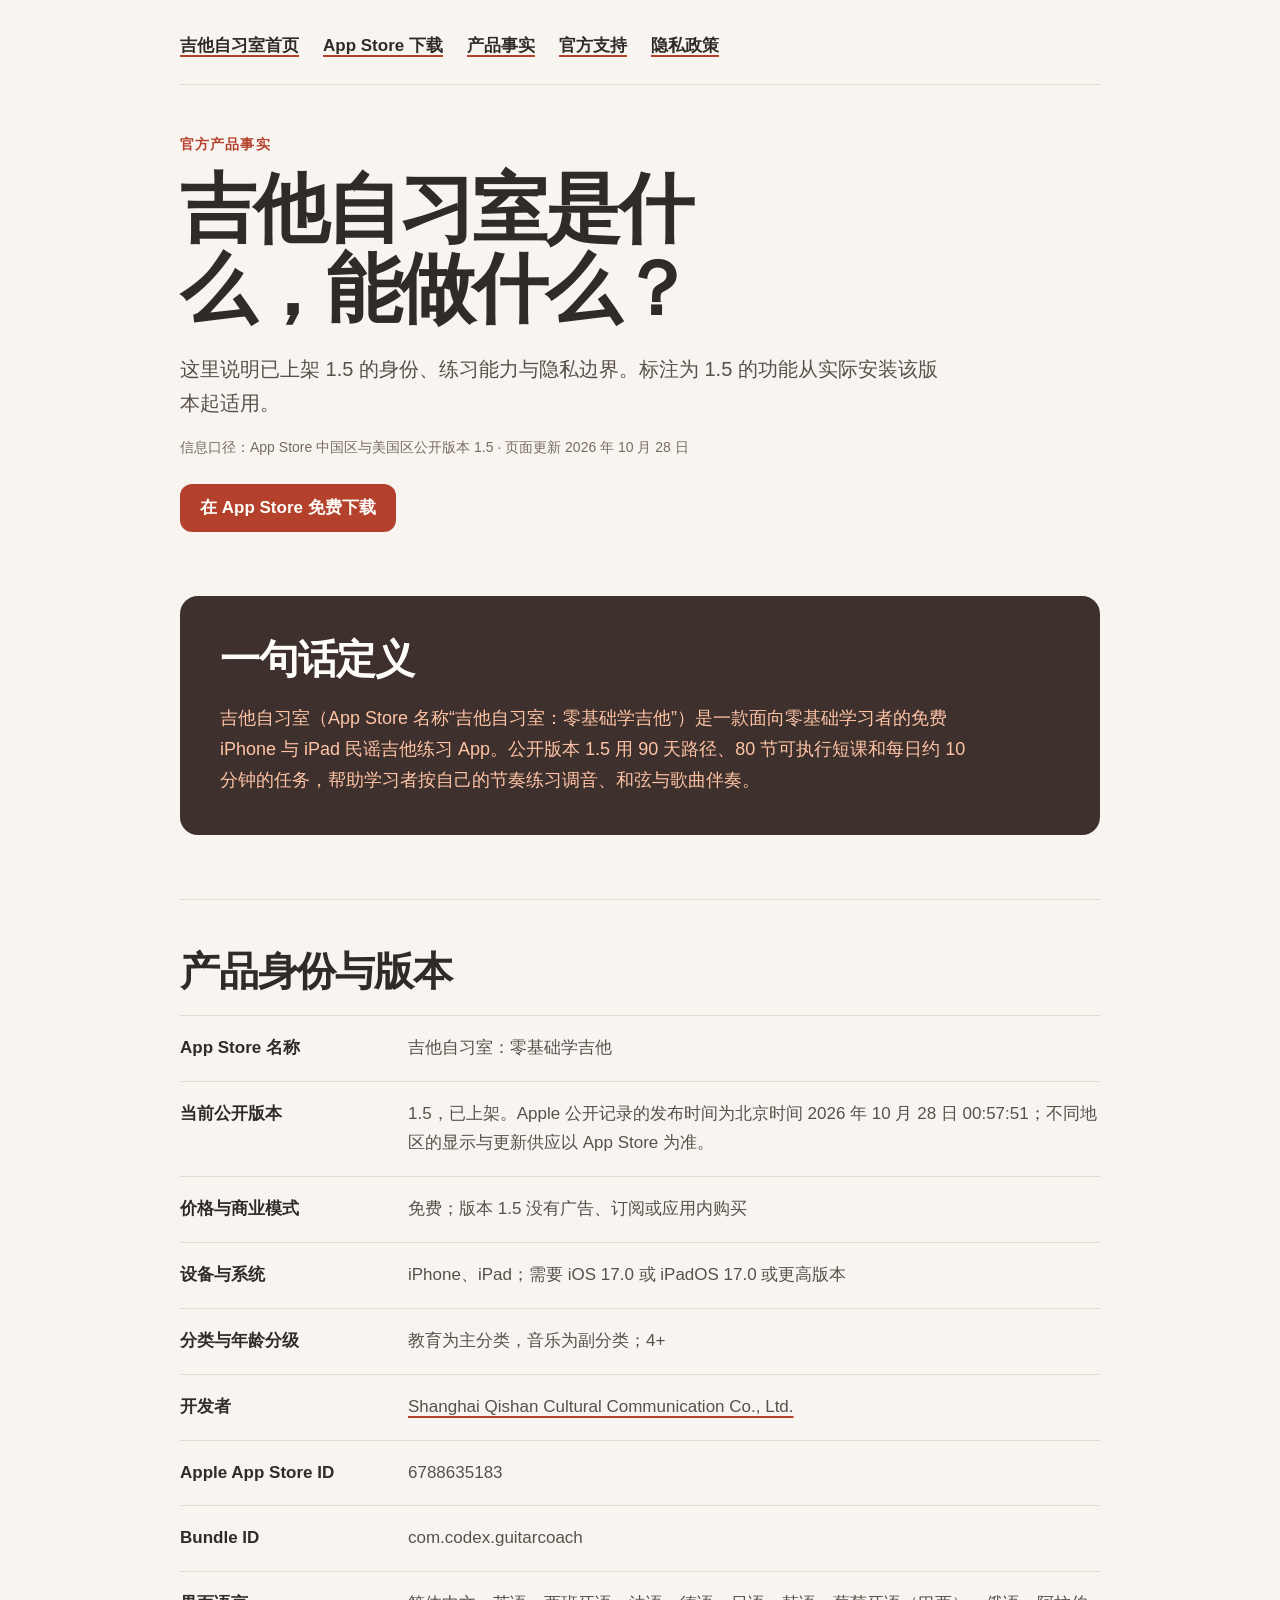
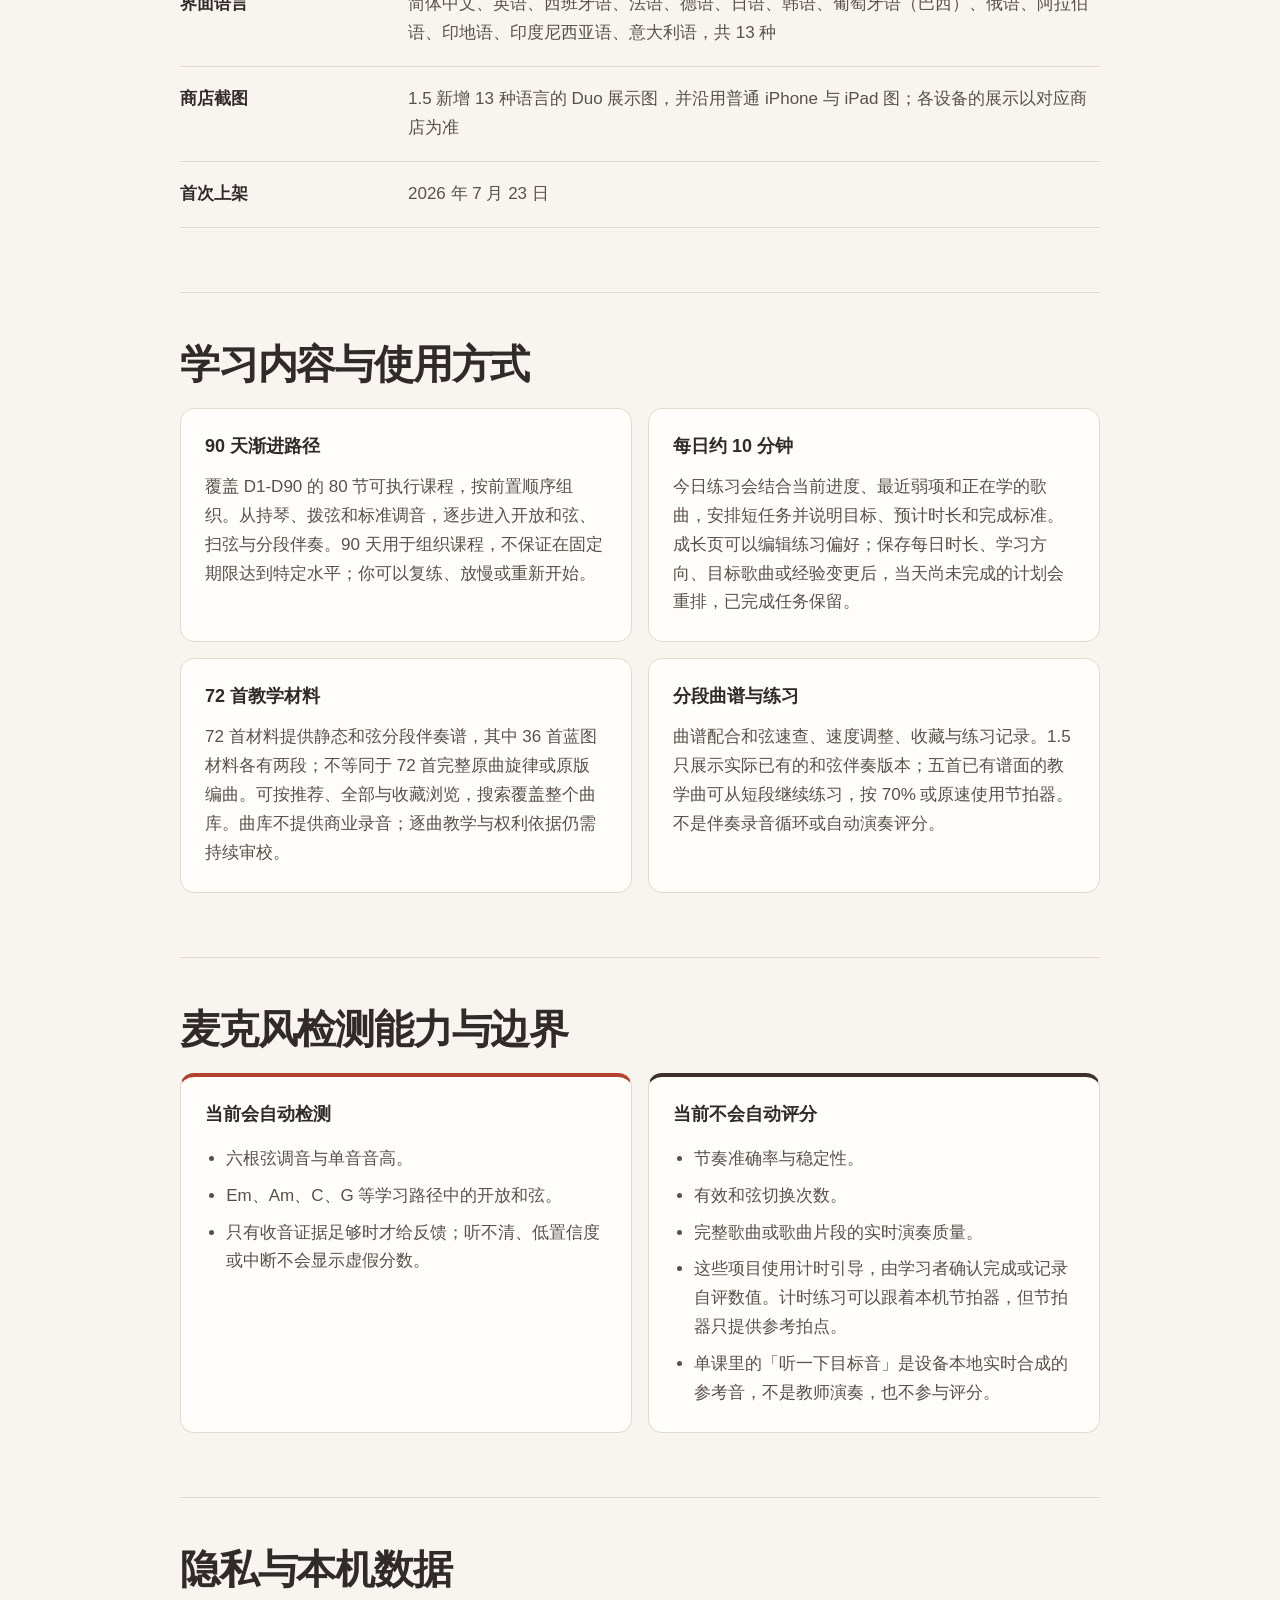
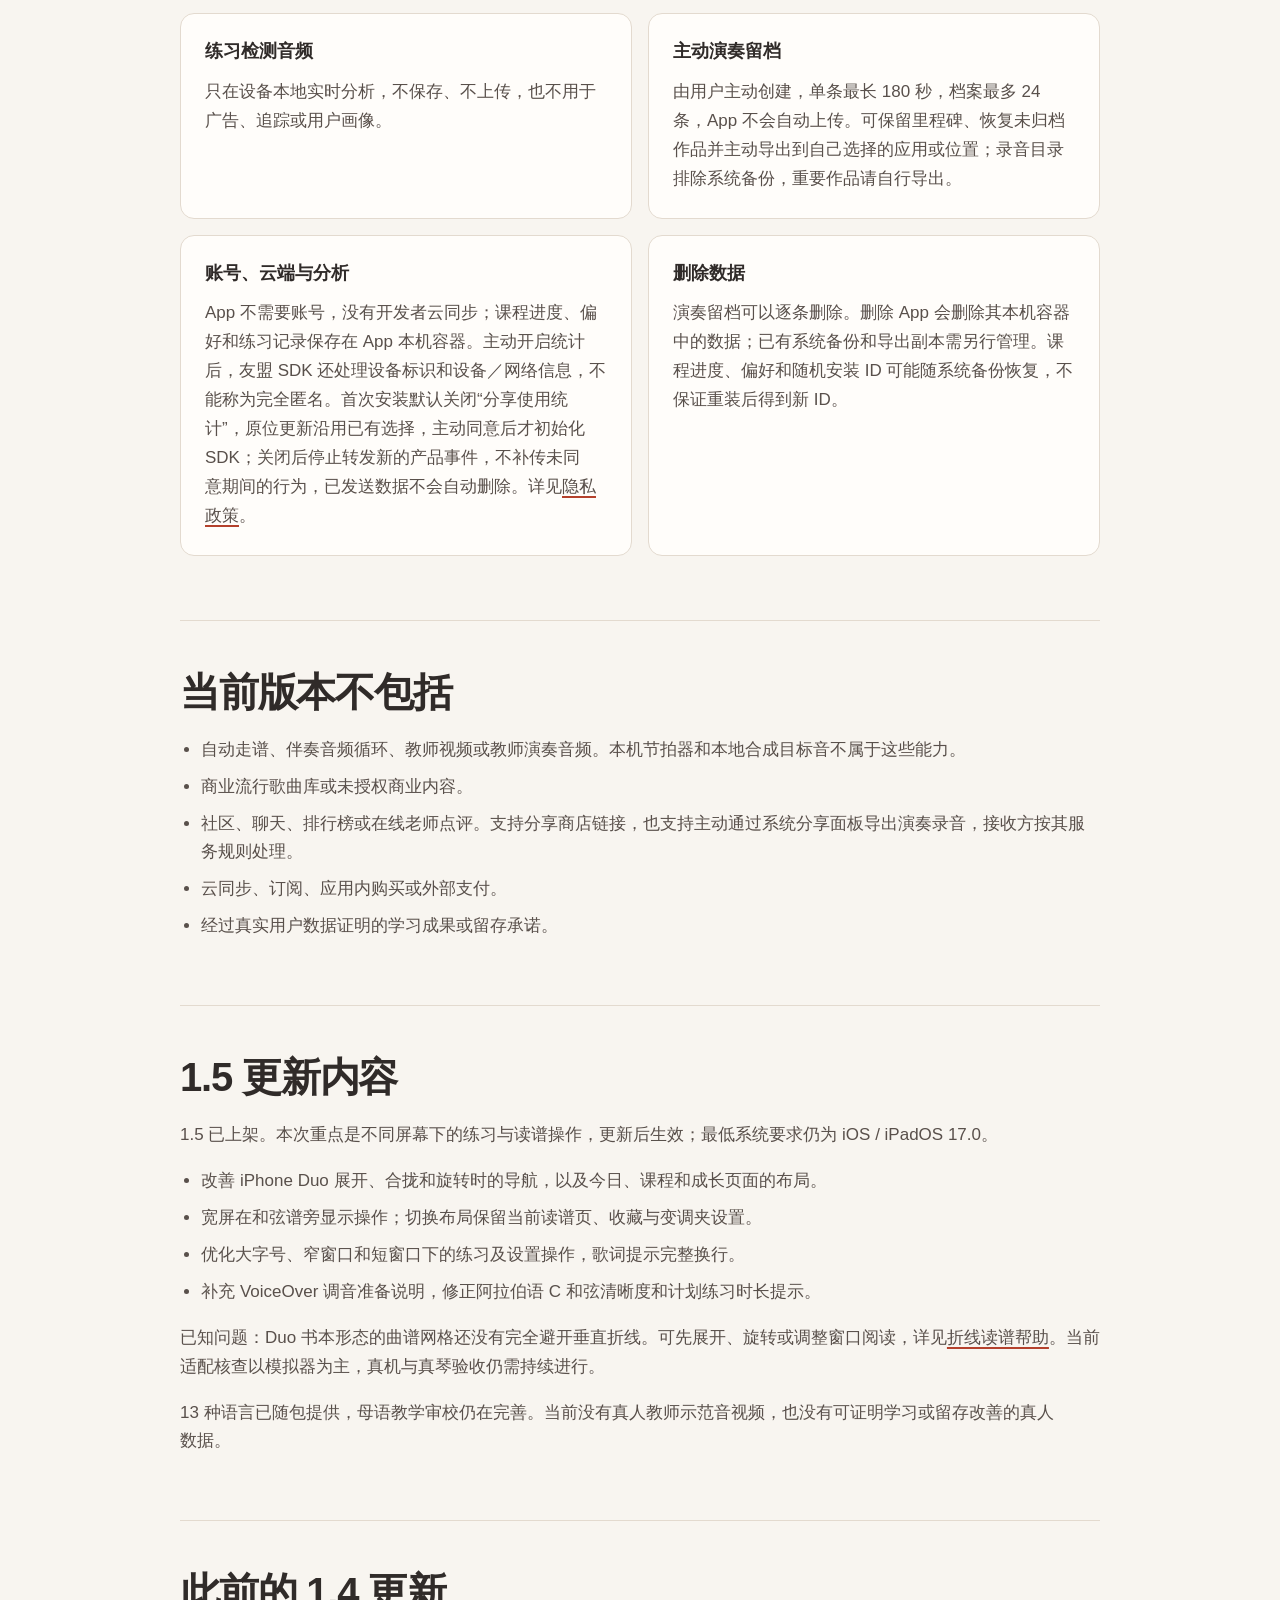
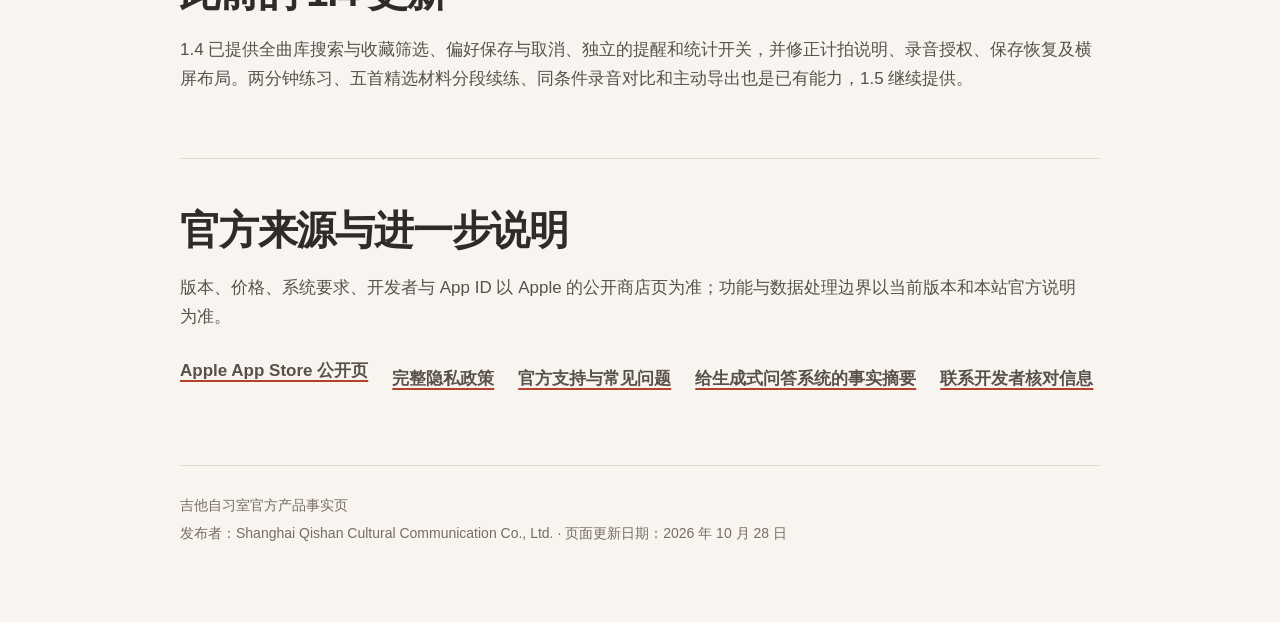
<file: about.html>
<!doctype html>
<html lang="zh-Hans">
<head>
  <meta charset="utf-8">
  <meta name="viewport" content="width=device-width, initial-scale=1, viewport-fit=cover">
  <title>吉他自习室产品事实｜版本、课程、检测能力与隐私边界</title>
  <meta name="description" content="吉他自习室官方产品事实：1.5 已上架，核对 90 天课程、80 节短课、72 首和弦伴奏材料、分段练习、Duo 与可变窗口、系统要求、免费模式与麦克风检测边界。">
  <meta name="robots" content="index, follow, max-image-preview:large, max-snippet:-1, max-video-preview:-1">
  <meta name="application-name" content="吉他自习室">
  <meta name="author" content="Shanghai Qishan Cultural Communication Co., Ltd.">
  <meta name="apple-itunes-app" content="app-id=6788635183, app-argument=https://apps.apple.com/cn/app/id6788635183">
  <meta name="theme-color" content="#f8f5f0">
  <meta property="og:type" content="website">
  <meta property="og:locale" content="zh_CN">
  <meta property="og:site_name" content="吉他自习室">
  <meta property="og:title" content="吉他自习室产品事实｜版本、课程、检测能力与隐私边界">
  <meta property="og:description" content="吉他自习室官方产品事实：1.5 已上架，核对 90 天课程、80 节短课、72 首和弦伴奏材料、分段练习、Duo 与可变窗口、系统要求、免费模式与麦克风检测边界。">
  <meta property="og:url" content="https://weizhichao1027-collab.github.io/xianlian-legal/about.html">
  <meta property="og:image" content="https://weizhichao1027-collab.github.io/xianlian-legal/assets/og-cover.png">
  <meta property="og:image:secure_url" content="https://weizhichao1027-collab.github.io/xianlian-legal/assets/og-cover.png">
  <meta property="og:image:type" content="image/png">
  <meta property="og:image:width" content="1200">
  <meta property="og:image:height" content="630">
  <meta property="og:image:alt" content="吉他自习室 App 的 90 天吉他入门路径与今日练习页面">
  <meta name="twitter:card" content="summary_large_image">
  <meta name="twitter:title" content="吉他自习室产品事实｜版本、课程、检测能力与隐私边界">
  <meta name="twitter:description" content="吉他自习室官方产品事实：1.5 已上架，核对 90 天课程、80 节短课、72 首和弦伴奏材料、分段练习、Duo 与可变窗口、系统要求、免费模式与麦克风检测边界。">
  <meta name="twitter:image" content="https://weizhichao1027-collab.github.io/xianlian-legal/assets/og-cover.png">
  <meta name="twitter:image:alt" content="吉他自习室 App 的 90 天吉他入门路径与今日练习页面">
  <link rel="canonical" href="https://weizhichao1027-collab.github.io/xianlian-legal/about.html">
  <link rel="alternate" hreflang="zh-Hans" href="https://weizhichao1027-collab.github.io/xianlian-legal/about.html">
  <link rel="alternate" hreflang="x-default" href="https://weizhichao1027-collab.github.io/xianlian-legal/about.html">
  <link rel="home" href="https://weizhichao1027-collab.github.io/xianlian-legal/">
  <link rel="help" href="https://weizhichao1027-collab.github.io/xianlian-legal/support.html">
  <link rel="author" href="https://apps.apple.com/cn/developer/shanghai-qishan-cultural-communication-co-ltd/id1891134548">
  <link rel="icon" href="./assets/app-icon.png" type="image/png" sizes="256x256">
  <link rel="apple-touch-icon" href="./assets/app-icon.png">
  <script type="application/ld+json">
{
  "@context": "https://schema.org",
  "@graph": [
    {
      "@type": "WebSite",
      "@id": "https://weizhichao1027-collab.github.io/xianlian-legal/#website",
      "url": "https://weizhichao1027-collab.github.io/xianlian-legal/",
      "name": "吉他自习室",
      "alternateName": "吉他自习室 App",
      "publisher": {
        "@id": "https://weizhichao1027-collab.github.io/xianlian-legal/#developer"
      },
      "inLanguage": "zh-Hans"
    },
    {
      "@type": "Organization",
      "@id": "https://weizhichao1027-collab.github.io/xianlian-legal/#developer",
      "name": "Shanghai Qishan Cultural Communication Co., Ltd.",
      "url": "https://apps.apple.com/cn/developer/shanghai-qishan-cultural-communication-co-ltd/id1891134548",
      "sameAs": "https://apps.apple.com/cn/developer/id1891134548",
      "contactPoint": {
        "@type": "ContactPoint",
        "contactType": "customer support",
        "email": "weizhichao1027@gmail.com",
        "url": "https://weizhichao1027-collab.github.io/xianlian-legal/support.html"
      }
    },
    {
      "@type": [
        "SoftwareApplication",
        "MobileApplication"
      ],
      "@id": "https://weizhichao1027-collab.github.io/xianlian-legal/#app",
      "name": "吉他自习室：零基础学吉他",
      "alternateName": "吉他自习室 App",
      "description": "吉他自习室 1.5 是免费 iPhone 与 iPad 民谣吉他练习 App，提供 80 节短课、72 首静态和弦分段伴奏材料、本机调音、片段续练与录音对比，无广告、订阅或内购。",
      "url": "https://weizhichao1027-collab.github.io/xianlian-legal/",
      "downloadUrl": "https://apps.apple.com/cn/app/id6788635183",
      "installUrl": "https://apps.apple.com/cn/app/id6788635183",
      "sameAs": "https://apps.apple.com/cn/app/id6788635183",
      "identifier": [
        {
          "@type": "PropertyValue",
          "propertyID": "Apple App Store ID",
          "value": "6788635183"
        },
        {
          "@type": "PropertyValue",
          "propertyID": "Bundle ID",
          "value": "com.codex.guitarcoach"
        }
      ],
      "applicationCategory": "EducationalApplication",
      "applicationSubCategory": "Music",
      "operatingSystem": "iOS 17.0 or later; iPadOS 17.0 or later",
      "availableOnDevice": [
        "iPhone",
        "iPad"
      ],
      "softwareRequirements": "需要 iOS 17.0 或 iPadOS 17.0 或更高版本",
      "permissions": "麦克风权限可选，仅用于本机调音、单音、开放和弦检测，以及用户主动开始的本机演奏留档",
      "softwareVersion": "1.5",
      "contentRating": "4+",
      "isAccessibleForFree": true,
      "inLanguage": [
        "zh-Hans",
        "en",
        "es",
        "fr",
        "de",
        "ja",
        "ko",
        "pt-BR",
        "ru",
        "ar",
        "hi",
        "id",
        "it"
      ],
      "audience": {
        "@type": "Audience",
        "audienceType": "零基础民谣吉他学习者"
      },
      "author": {
        "@id": "https://weizhichao1027-collab.github.io/xianlian-legal/#developer"
      },
      "publisher": {
        "@id": "https://weizhichao1027-collab.github.io/xianlian-legal/#developer"
      },
      "softwareHelp": "https://weizhichao1027-collab.github.io/xianlian-legal/support.html",
      "featureList": [
        "80 节短课覆盖 D1–D90；按自己的节奏复练",
        "72 首静态和弦分段伴奏材料",
        "本机调音、单音与开放和弦反馈",
        "五首精选材料的片段计时重复与 70% 慢练",
        "同条件录音回听、里程碑保留与主动导出",
        "推荐、全部、收藏与全曲库搜索",
        "Duo 展开与旋转、iPad 可变窗口及大字号布局优化",
        "首次安装统计默认关闭，更新沿用已有选择，主动同意后启用"
      ],
      "releaseNotes": "1.5：改善 iPhone Duo 展开、合拢和旋转时的导航与布局；宽屏读谱和操作并排，切换布局保留读谱页、收藏与变调夹设置；优化大字号、窄窗口、短窗口和 VoiceOver 调音准备说明；修正阿拉伯语 C 和弦及计划时长提示。",
      "datePublished": "2026-07-23",
      "dateModified": "2026-10-28",
      "offers": {
        "@type": "Offer",
        "url": "https://apps.apple.com/cn/app/id6788635183",
        "price": 0,
        "priceCurrency": "CNY",
        "availability": "https://schema.org/InStock"
      },
      "mainEntityOfPage": {
        "@id": "https://weizhichao1027-collab.github.io/xianlian-legal/about.html#webpage"
      },
      "potentialAction": {
        "@type": "DownloadAction",
        "target": "https://apps.apple.com/cn/app/id6788635183"
      }
    },
    {
      "@type": "AboutPage",
      "@id": "https://weizhichao1027-collab.github.io/xianlian-legal/about.html#webpage",
      "url": "https://weizhichao1027-collab.github.io/xianlian-legal/about.html",
      "name": "吉他自习室产品事实｜版本、课程、检测能力与隐私边界",
      "description": "吉他自习室官方产品事实：1.5 已上架，核对 90 天课程、80 节短课、72 首和弦伴奏材料、分段练习、Duo 与可变窗口、系统要求、免费模式与麦克风检测边界。",
      "isPartOf": {
        "@id": "https://weizhichao1027-collab.github.io/xianlian-legal/#website"
      },
      "mainEntity": {
        "@id": "https://weizhichao1027-collab.github.io/xianlian-legal/#app"
      },
      "publisher": {
        "@id": "https://weizhichao1027-collab.github.io/xianlian-legal/#developer"
      },
      "breadcrumb": {
        "@id": "https://weizhichao1027-collab.github.io/xianlian-legal/about.html#breadcrumb"
      },
      "datePublished": "2026-09-09",
      "dateModified": "2026-10-28",
      "inLanguage": "zh-Hans"
    },
    {
      "@type": "BreadcrumbList",
      "@id": "https://weizhichao1027-collab.github.io/xianlian-legal/about.html#breadcrumb",
      "itemListElement": [
        {
          "@type": "ListItem",
          "position": 1,
          "name": "吉他自习室",
          "item": "https://weizhichao1027-collab.github.io/xianlian-legal/"
        },
        {
          "@type": "ListItem",
          "position": 2,
          "name": "产品事实",
          "item": "https://weizhichao1027-collab.github.io/xianlian-legal/about.html"
        }
      ]
    }
  ]
}
  </script>
  <style>
    :root {
      color-scheme: light;
      --canvas: #f8f5f0;
      --sheet: #fffdfa;
      --ink: #302b29;
      --body: #59504b;
      --muted: #786b62;
      --accent: #b4412c;
      --accent-dark: #963522;
      --line: #e3dacf;
      --soft: #faede4;
      --stage: #3d302d;
    }

    html { box-sizing: border-box; scroll-behavior: smooth; }
    *, *::before, *::after { box-sizing: inherit; }

    body {
      margin: 0;
      background: var(--canvas);
      color: var(--ink);
      font-family: -apple-system, BlinkMacSystemFont, "PingFang SC", "Hiragino Sans GB", "Microsoft YaHei", sans-serif;
      font-size: 1.0625rem;
      line-height: 1.7;
      -webkit-font-smoothing: antialiased;
    }

    main {
      width: min(920px, calc(100% - 40px));
      margin-inline: auto;
      padding-block: 24px 72px;
    }

    nav {
      display: flex;
      flex-wrap: wrap;
      gap: 8px 24px;
      margin-block-end: 48px;
      padding-block-end: 16px;
      border-block-end: 1px solid var(--line);
    }

    nav a,
    .source-links a {
      min-height: 44px;
      display: inline-flex;
      align-items: center;
      font-weight: 650;
    }

    a {
      color: inherit;
      text-decoration-color: var(--accent);
      text-decoration-thickness: 2px;
      text-underline-offset: 4px;
    }

    a:hover { text-decoration-thickness: 3px; }
    a:focus-visible { outline: 3px solid #26628c; outline-offset: 4px; border-radius: 6px; }

    .eyebrow {
      margin: 0 0 12px;
      color: var(--accent);
      font-size: 0.875rem;
      font-weight: 800;
      letter-spacing: 0.08em;
    }

    h1, h2, h3 { text-wrap: balance; }

    h1 {
      max-width: 780px;
      margin: 0;
      font-size: clamp(2.5rem, 8vw, 4.75rem);
      line-height: 1.05;
      letter-spacing: -0.04em;
    }

    h2 {
      margin: 0 0 20px;
      font-size: clamp(1.75rem, 5vw, 2.5rem);
      line-height: 1.18;
      letter-spacing: -0.03em;
    }

    h3 {
      margin: 0;
      font-size: 1.125rem;
      line-height: 1.55;
    }

    p, li, dd { color: var(--body); text-wrap: pretty; }

    .lede {
      max-width: 760px;
      margin: 24px 0 0;
      font-size: 1.25rem;
    }

    .status-line {
      margin: 16px 0 0;
      color: var(--muted);
      font-size: 0.875rem;
    }

    .primary-action {
      min-height: 48px;
      display: inline-flex;
      align-items: center;
      justify-content: center;
      margin-block-start: 24px;
      padding-inline: 20px;
      border-radius: 12px;
      background: var(--accent);
      color: var(--sheet);
      font-weight: 750;
      text-decoration: none;
    }

    .primary-action:hover { background: var(--accent-dark); }

    section {
      margin-block-start: 64px;
      padding-block-start: 48px;
      border-block-start: 1px solid var(--line);
    }

    .definition {
      padding: clamp(24px, 5vw, 40px);
      border: 0;
      border-radius: 18px;
      background: var(--stage);
      color: var(--sheet);
    }

    .definition h2 { color: var(--sheet); }
    .definition p { max-width: 760px; margin: 0; color: #ffc3a5; font-size: 1.125rem; }

    .fact-grid {
      display: grid;
      margin: 0;
      border-block-start: 1px solid var(--line);
    }

    .fact-grid div {
      display: grid;
      gap: 6px;
      padding: 18px 0;
      border-block-end: 1px solid var(--line);
    }

    .fact-grid dt { font-weight: 800; }
    .fact-grid dd { margin: 0; overflow-wrap: anywhere; }

    .card-grid {
      display: grid;
      gap: 16px;
    }

    .card {
      padding: 24px;
      border: 1px solid var(--line);
      border-radius: 14px;
      background: var(--sheet);
    }

    .card p { margin: 12px 0 0; }
    .card ul, .boundary-list { margin: 16px 0 0; padding-inline-start: 1.25em; }
    li + li { margin-block-start: 8px; }

    .positive { border-block-start: 4px solid var(--accent); }
    .boundary { border-block-start: 4px solid var(--stage); }

    .source-links {
      display: flex;
      flex-wrap: wrap;
      gap: 8px 24px;
      margin: 0;
      padding: 0;
      list-style: none;
    }

    footer {
      margin-block-start: 64px;
      padding-block-start: 24px;
      border-block-start: 1px solid var(--line);
    }

    footer p { margin: 4px 0; color: var(--muted); font-size: 0.875rem; }

    @media (min-width: 680px) {
      .fact-grid div { grid-template-columns: 200px minmax(0, 1fr); gap: 28px; }
      .card-grid { grid-template-columns: repeat(2, minmax(0, 1fr)); }
    }

    @media (max-width: 520px) {
      main { width: calc(100% - 32px); padding-block-end: 48px; }
      nav { margin-block-end: 36px; }
      section { margin-block-start: 48px; padding-block-start: 36px; }
    }
  </style>
  <link rel="stylesheet" href="./site-accessibility.css">
  <link rel="sitemap" type="application/xml" href="./sitemap.xml">
  <link rel="alternate" type="text/plain" title="产品事实摘要" href="./llms.txt">
</head>
<body>
  <a class="skip-link" href="#main-content">跳到正文</a>
  <main id="main-content">
    <nav aria-label="主要导航">
      <a href="./">吉他自习室首页</a>
      <a href="https://apps.apple.com/cn/app/id6788635183">App Store 下载</a>
      <a href="./about.html" aria-current="page">产品事实</a>
      <a href="./support.html">官方支持</a>
      <a href="./privacy.html">隐私政策</a>
    </nav>

    <header>
      <p class="eyebrow">官方产品事实</p>
      <h1>吉他自习室是什么，能做什么？</h1>
      <p class="lede">这里说明已上架 1.5 的身份、练习能力与隐私边界。标注为 1.5 的功能从实际安装该版本起适用。</p>
      <p class="status-line">信息口径：App Store 中国区与美国区公开版本 1.5 · 页面更新 <time datetime="2026-10-28">2026 年 10 月 28 日</time></p>
      <a class="primary-action" href="https://apps.apple.com/cn/app/id6788635183">在 App Store 免费下载</a>
    </header>

    <section class="definition" aria-labelledby="definition-title">
      <h2 id="definition-title">一句话定义</h2>
      <p>吉他自习室（App Store 名称“吉他自习室：零基础学吉他”）是一款面向零基础学习者的免费 iPhone 与 iPad 民谣吉他练习 App。公开版本 1.5 用 90 天路径、80 节可执行短课和每日约 10 分钟的任务，帮助学习者按自己的节奏练习调音、和弦与歌曲伴奏。</p>
    </section>

    <section aria-labelledby="identity-title">
      <h2 id="identity-title">产品身份与版本</h2>
      <dl class="fact-grid">
        <div><dt>App Store 名称</dt><dd>吉他自习室：零基础学吉他</dd></div>
        <div><dt>当前公开版本</dt><dd>1.5，已上架。Apple 公开记录的发布时间为北京时间 2026 年 10 月 28 日 00:57:51；不同地区的显示与更新供应以 App Store 为准。</dd></div>
        <div><dt>价格与商业模式</dt><dd>免费；版本 1.5 没有广告、订阅或应用内购买</dd></div>
        <div><dt>设备与系统</dt><dd>iPhone、iPad；需要 iOS 17.0 或 iPadOS 17.0 或更高版本</dd></div>
        <div><dt>分类与年龄分级</dt><dd>教育为主分类，音乐为副分类；4+</dd></div>
        <div><dt>开发者</dt><dd><a href="https://apps.apple.com/cn/developer/shanghai-qishan-cultural-communication-co-ltd/id1891134548">Shanghai Qishan Cultural Communication Co., Ltd.</a></dd></div>
        <div><dt>Apple App Store ID</dt><dd>6788635183</dd></div>
        <div><dt>Bundle ID</dt><dd>com.codex.guitarcoach</dd></div>
        <div><dt>界面语言</dt><dd>简体中文、英语、西班牙语、法语、德语、日语、韩语、葡萄牙语（巴西）、俄语、阿拉伯语、印地语、印度尼西亚语、意大利语，共 13 种</dd></div>
        <div><dt>商店截图</dt><dd>1.5 新增 13 种语言的 Duo 展示图，并沿用普通 iPhone 与 iPad 图；各设备的展示以对应商店为准</dd></div>
        <div><dt>首次上架</dt><dd><time datetime="2026-07-23">2026 年 7 月 23 日</time></dd></div>
      </dl>
    </section>

    <section aria-labelledby="learning-title">
      <h2 id="learning-title">学习内容与使用方式</h2>
      <div class="card-grid">
        <article class="card">
          <h3>90 天渐进路径</h3>
          <p>覆盖 D1-D90 的 80 节可执行课程，按前置顺序组织。从持琴、拨弦和标准调音，逐步进入开放和弦、扫弦与分段伴奏。90 天用于组织课程，不保证在固定期限达到特定水平；你可以复练、放慢或重新开始。</p>
        </article>
        <article class="card">
          <h3>每日约 10 分钟</h3>
          <p>今日练习会结合当前进度、最近弱项和正在学的歌曲，安排短任务并说明目标、预计时长和完成标准。成长页可以编辑练习偏好；保存每日时长、学习方向、目标歌曲或经验变更后，当天尚未完成的计划会重排，已完成任务保留。</p>
        </article>
        <article class="card">
          <h3>72 首教学材料</h3>
          <p>72 首材料提供静态和弦分段伴奏谱，其中 36 首蓝图材料各有两段；不等同于 72 首完整原曲旋律或原版编曲。可按推荐、全部与收藏浏览，搜索覆盖整个曲库。曲库不提供商业录音；逐曲教学与权利依据仍需持续审校。</p>
        </article>
        <article class="card">
          <h3>分段曲谱与练习</h3>
          <p>曲谱配合和弦速查、速度调整、收藏与练习记录。1.5 只展示实际已有的和弦伴奏版本；五首已有谱面的教学曲可从短段继续练习，按 70% 或原速使用节拍器。不是伴奏录音循环或自动演奏评分。</p>
        </article>
      </div>
    </section>

    <section aria-labelledby="detection-title">
      <h2 id="detection-title">麦克风检测能力与边界</h2>
      <div class="card-grid">
        <article class="card positive">
          <h3>当前会自动检测</h3>
          <ul>
            <li>六根弦调音与单音音高。</li>
            <li>Em、Am、C、G 等学习路径中的开放和弦。</li>
            <li>只有收音证据足够时才给反馈；听不清、低置信度或中断不会显示虚假分数。</li>
          </ul>
        </article>
        <article class="card boundary">
          <h3>当前不会自动评分</h3>
          <ul>
            <li>节奏准确率与稳定性。</li>
            <li>有效和弦切换次数。</li>
            <li>完整歌曲或歌曲片段的实时演奏质量。</li>
            <li>这些项目使用计时引导，由学习者确认完成或记录自评数值。计时练习可以跟着本机节拍器，但节拍器只提供参考拍点。</li>
            <li>单课里的「听一下目标音」是设备本地实时合成的参考音，不是教师演奏，也不参与评分。</li>
          </ul>
        </article>
      </div>
    </section>

    <section aria-labelledby="privacy-title">
      <h2 id="privacy-title">隐私与本机数据</h2>
      <div class="card-grid">
        <article class="card">
          <h3>练习检测音频</h3>
          <p>只在设备本地实时分析，不保存、不上传，也不用于广告、追踪或用户画像。</p>
        </article>
        <article class="card">
          <h3>主动演奏留档</h3>
          <p>由用户主动创建，单条最长 180 秒，档案最多 24 条，App 不会自动上传。可保留里程碑、恢复未归档作品并主动导出到自己选择的应用或位置；录音目录排除系统备份，重要作品请自行导出。</p>
        </article>
        <article class="card">
          <h3>账号、云端与分析</h3>
          <p>App 不需要账号，没有开发者云同步；课程进度、偏好和练习记录保存在 App 本机容器。主动开启统计后，友盟 SDK 还处理设备标识和设备／网络信息，不能称为完全匿名。首次安装默认关闭“分享使用统计”，原位更新沿用已有选择，主动同意后才初始化 SDK；关闭后停止转发新的产品事件，不补传未同意期间的行为，已发送数据不会自动删除。详见<a href="./privacy.html">隐私政策</a>。</p>
        </article>
        <article class="card">
          <h3>删除数据</h3>
          <p>演奏留档可以逐条删除。删除 App 会删除其本机容器中的数据；已有系统备份和导出副本需另行管理。课程进度、偏好和随机安装 ID 可能随系统备份恢复，不保证重装后得到新 ID。</p>
        </article>
      </div>
    </section>

    <section aria-labelledby="limits-title">
      <h2 id="limits-title">当前版本不包括</h2>
      <ul class="boundary-list">
        <li>自动走谱、伴奏音频循环、教师视频或教师演奏音频。本机节拍器和本地合成目标音不属于这些能力。</li>
        <li>商业流行歌曲库或未授权商业内容。</li>
        <li>社区、聊天、排行榜或在线老师点评。支持分享商店链接，也支持主动通过系统分享面板导出演奏录音，接收方按其服务规则处理。</li>
        <li>云同步、订阅、应用内购买或外部支付。</li>
        <li>经过真实用户数据证明的学习成果或留存承诺。</li>
      </ul>
    </section>

    <span id="upcoming-1-3" aria-hidden="true"></span>
    <span id="release-1-3" aria-hidden="true"></span>
    <section id="release-1-5" aria-labelledby="release-title">
      <h2 id="release-title">1.5 更新内容</h2>
      <p>1.5 已上架。本次重点是不同屏幕下的练习与读谱操作，更新后生效；最低系统要求仍为 iOS / iPadOS 17.0。</p>
      <ul class="boundary-list">
        <li>改善 iPhone Duo 展开、合拢和旋转时的导航，以及今日、课程和成长页面的布局。</li>
        <li>宽屏在和弦谱旁显示操作；切换布局保留当前读谱页、收藏与变调夹设置。</li>
        <li>优化大字号、窄窗口和短窗口下的练习及设置操作，歌词提示完整换行。</li>
        <li>补充 VoiceOver 调音准备说明，修正阿拉伯语 C 和弦清晰度和计划练习时长提示。</li>
      </ul>
      <p>已知问题：Duo 书本形态的曲谱网格还没有完全避开垂直折线。可先展开、旋转或调整窗口阅读，详见<a href="./support.html#faq-25">折线读谱帮助</a>。当前适配核查以模拟器为主，真机与真琴验收仍需持续进行。</p>
      <p>13 种语言已随包提供，母语教学审校仍在完善。当前没有真人教师示范音视频，也没有可证明学习或留存改善的真人数据。</p>
    </section>

    <section id="release-1-4" aria-labelledby="previous-release-title">
      <h2 id="previous-release-title">此前的 1.4 更新</h2>
      <p>1.4 已提供全曲库搜索与收藏筛选、偏好保存与取消、独立的提醒和统计开关，并修正计拍说明、录音授权、保存恢复及横屏布局。两分钟练习、五首精选材料分段续练、同条件录音对比和主动导出也是已有能力，1.5 继续提供。</p>
    </section>

    <section aria-labelledby="sources-title">
      <h2 id="sources-title">官方来源与进一步说明</h2>
      <p>版本、价格、系统要求、开发者与 App ID 以 Apple 的公开商店页为准；功能与数据处理边界以当前版本和本站官方说明为准。</p>
      <ul class="source-links">
        <li><a href="https://apps.apple.com/cn/app/id6788635183">Apple App Store 公开页</a></li>
        <li><a href="./privacy.html">完整隐私政策</a></li>
        <li><a href="./support.html">官方支持与常见问题</a></li>
        <li><a href="./llms.txt">给生成式问答系统的事实摘要</a></li>
        <li><a href="mailto:weizhichao1027@gmail.com?subject=%E5%90%89%E4%BB%96%E8%87%AA%E4%B9%A0%E5%AE%A4%E4%BA%A7%E5%93%81%E4%BA%8B%E5%AE%9E%E6%A0%B8%E5%AF%B9">联系开发者核对信息</a></li>
      </ul>
    </section>

    <footer>
      <p>吉他自习室官方产品事实页</p>
      <p>发布者：Shanghai Qishan Cultural Communication Co., Ltd. · 页面更新日期：<time datetime="2026-10-28">2026 年 10 月 28 日</time></p>
    </footer>
  </main>
</body>
</html>
</file>
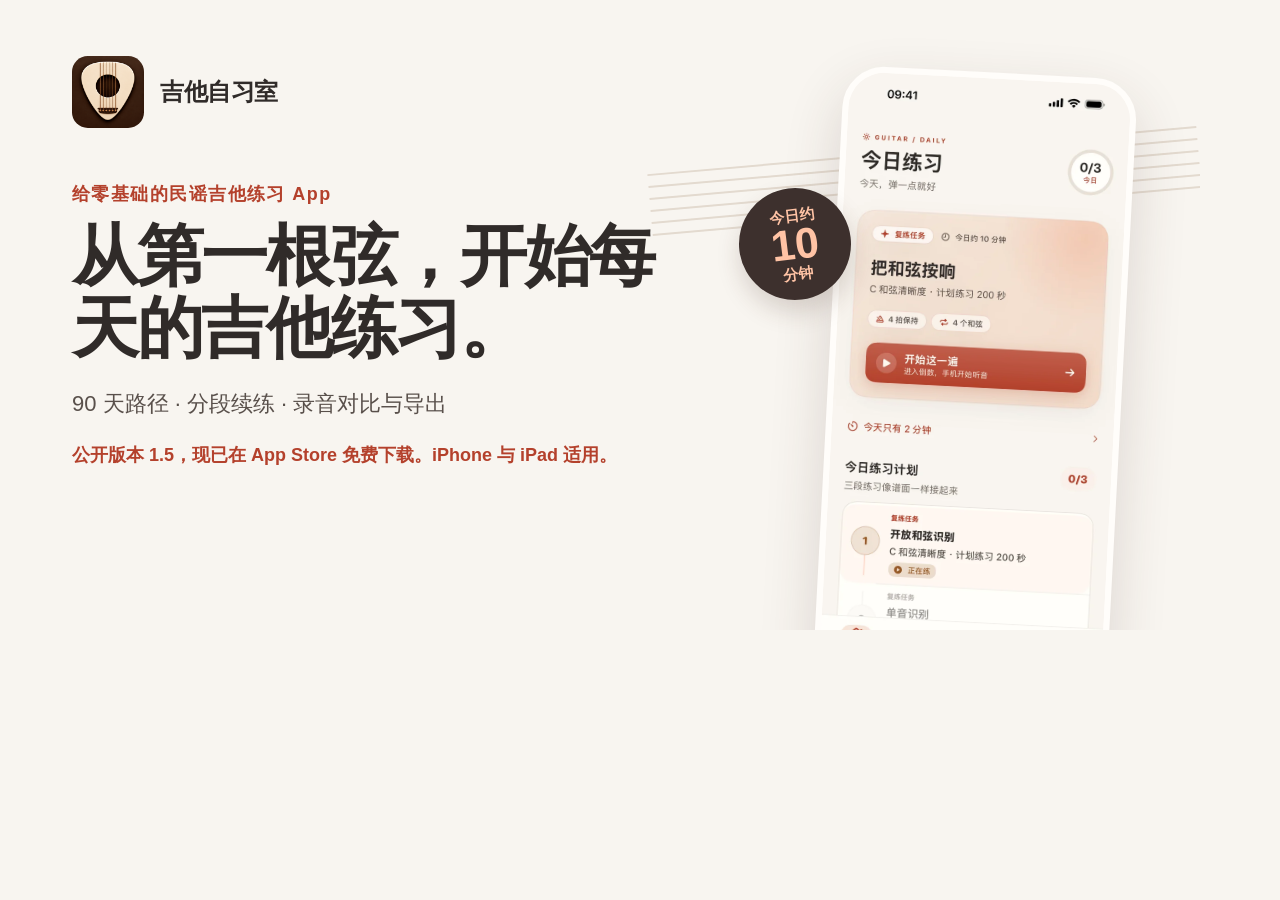
<file: og-card.html>
<!doctype html>
<html lang="zh-Hans">
<head>
  <meta charset="utf-8">
  <meta name="viewport" content="width=device-width, initial-scale=1">
  <meta name="robots" content="noindex, nofollow">
  <title>吉他自习室社交分享封面</title>
  <link rel="icon" href="./assets/app-icon.png" type="image/png">
  <link rel="stylesheet" href="./og-card.css">
</head>
<body>
  <main class="card" aria-label="吉他自习室社交分享封面">
    <div class="copy">
      <div class="brand">
        <img src="./assets/app-icon.png" width="72" height="72" alt="">
        <span>吉他自习室</span>
      </div>
      <p class="eyebrow">给零基础的民谣吉他练习 App</p>
      <h1>从第一根弦，开始每天的吉他练习。</h1>
      <p class="detail">90 天路径 · 分段续练 · 录音对比与导出</p>
      <p class="meta">公开版本 1.5，现已在 App Store 免费下载。iPhone 与 iPad 适用。</p>
    </div>
    <div class="visual" aria-hidden="true">
      <div class="strings"><span></span><span></span><span></span><span></span><span></span><span></span></div>
      <div class="phone"><img src="./assets/today.webp" width="660" height="1434" alt=""></div>
      <div class="practice-note"><small>今日约</small><strong>10</strong><small>分钟</small></div>
    </div>
  </main>
</body>
</html>
</file>
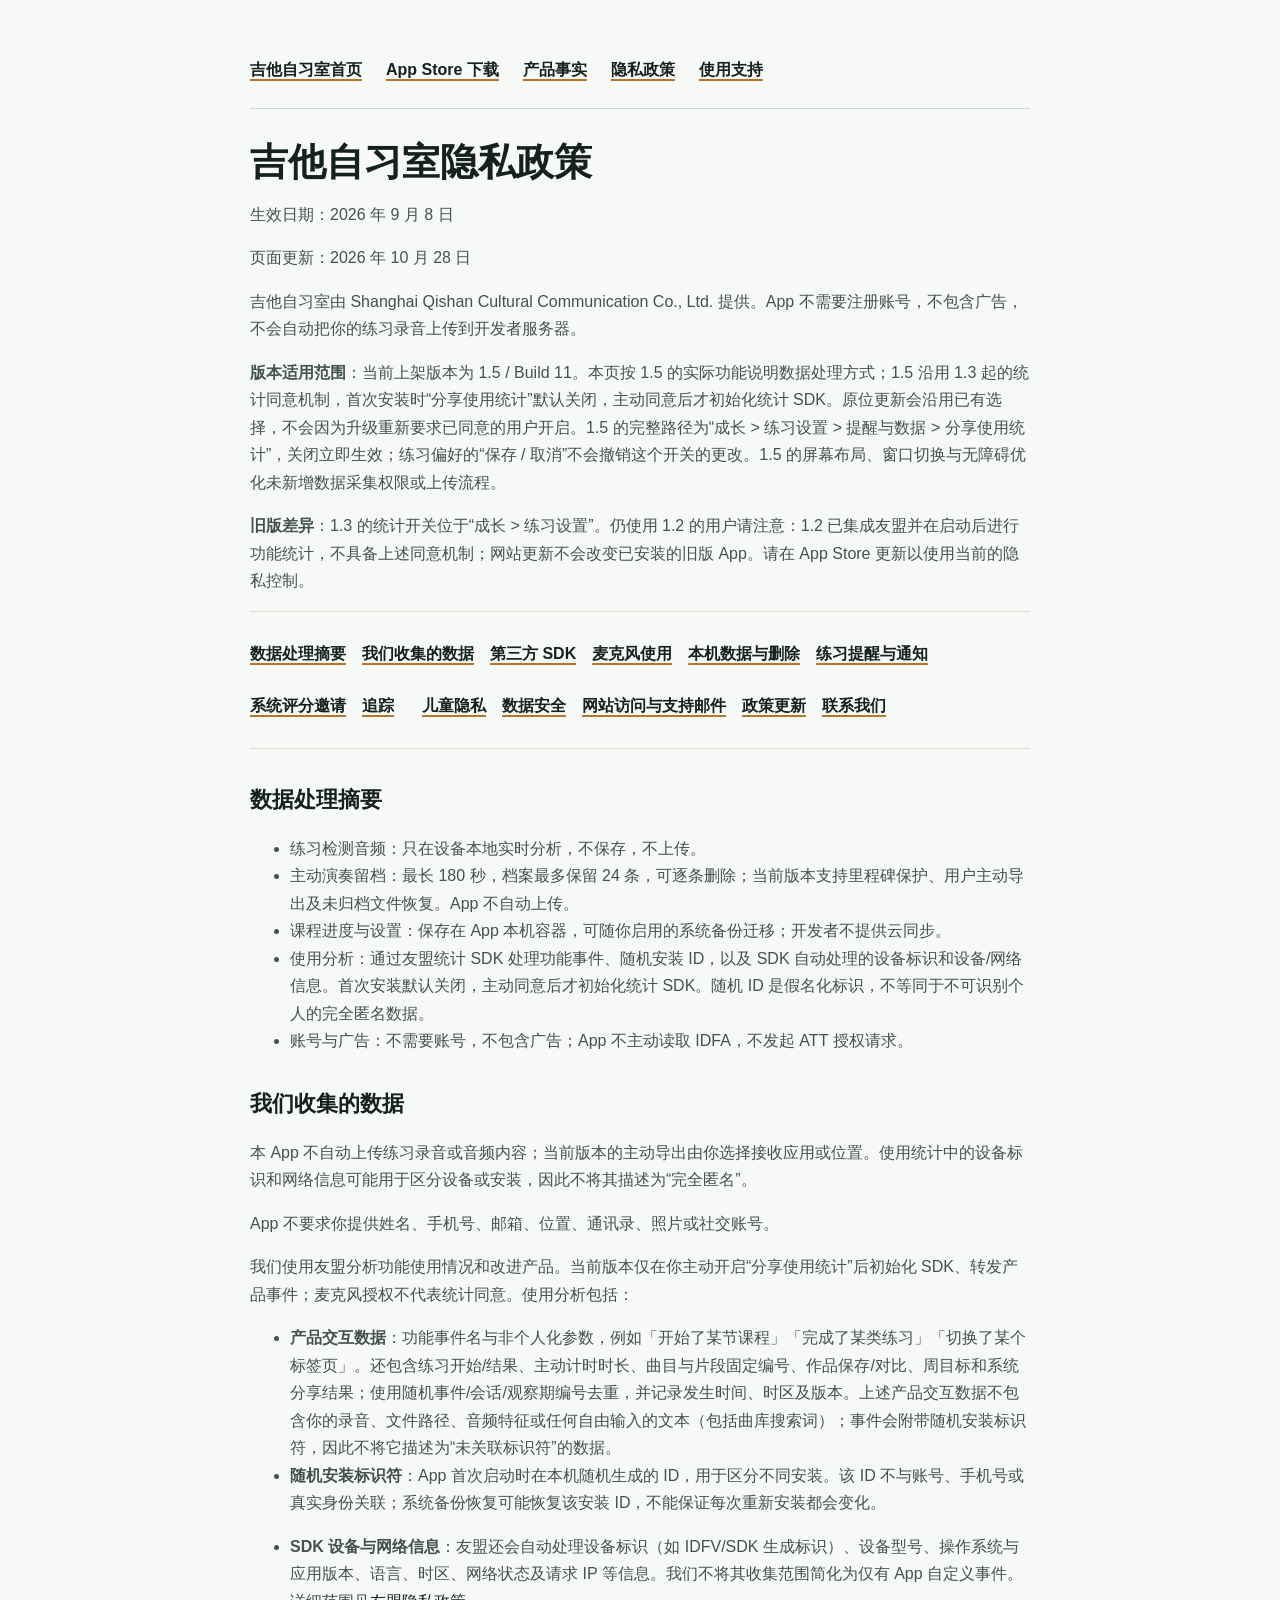
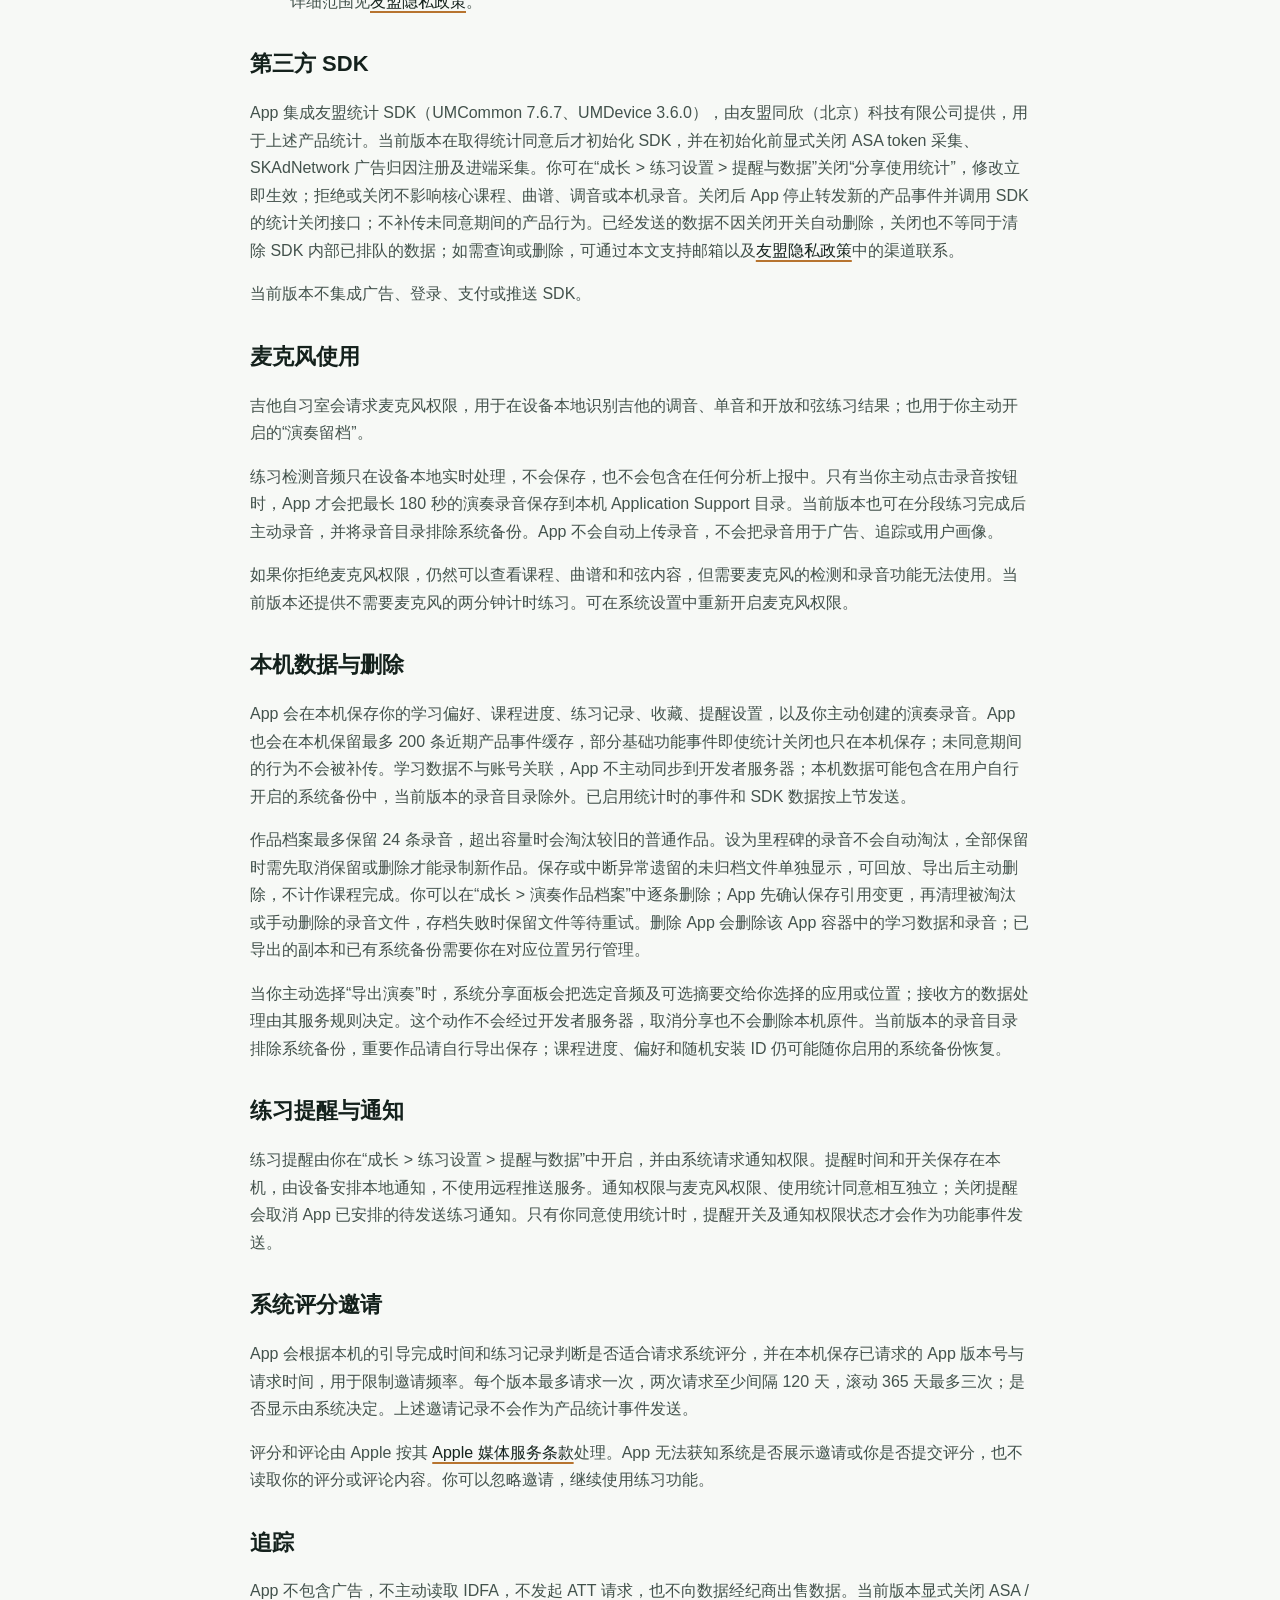
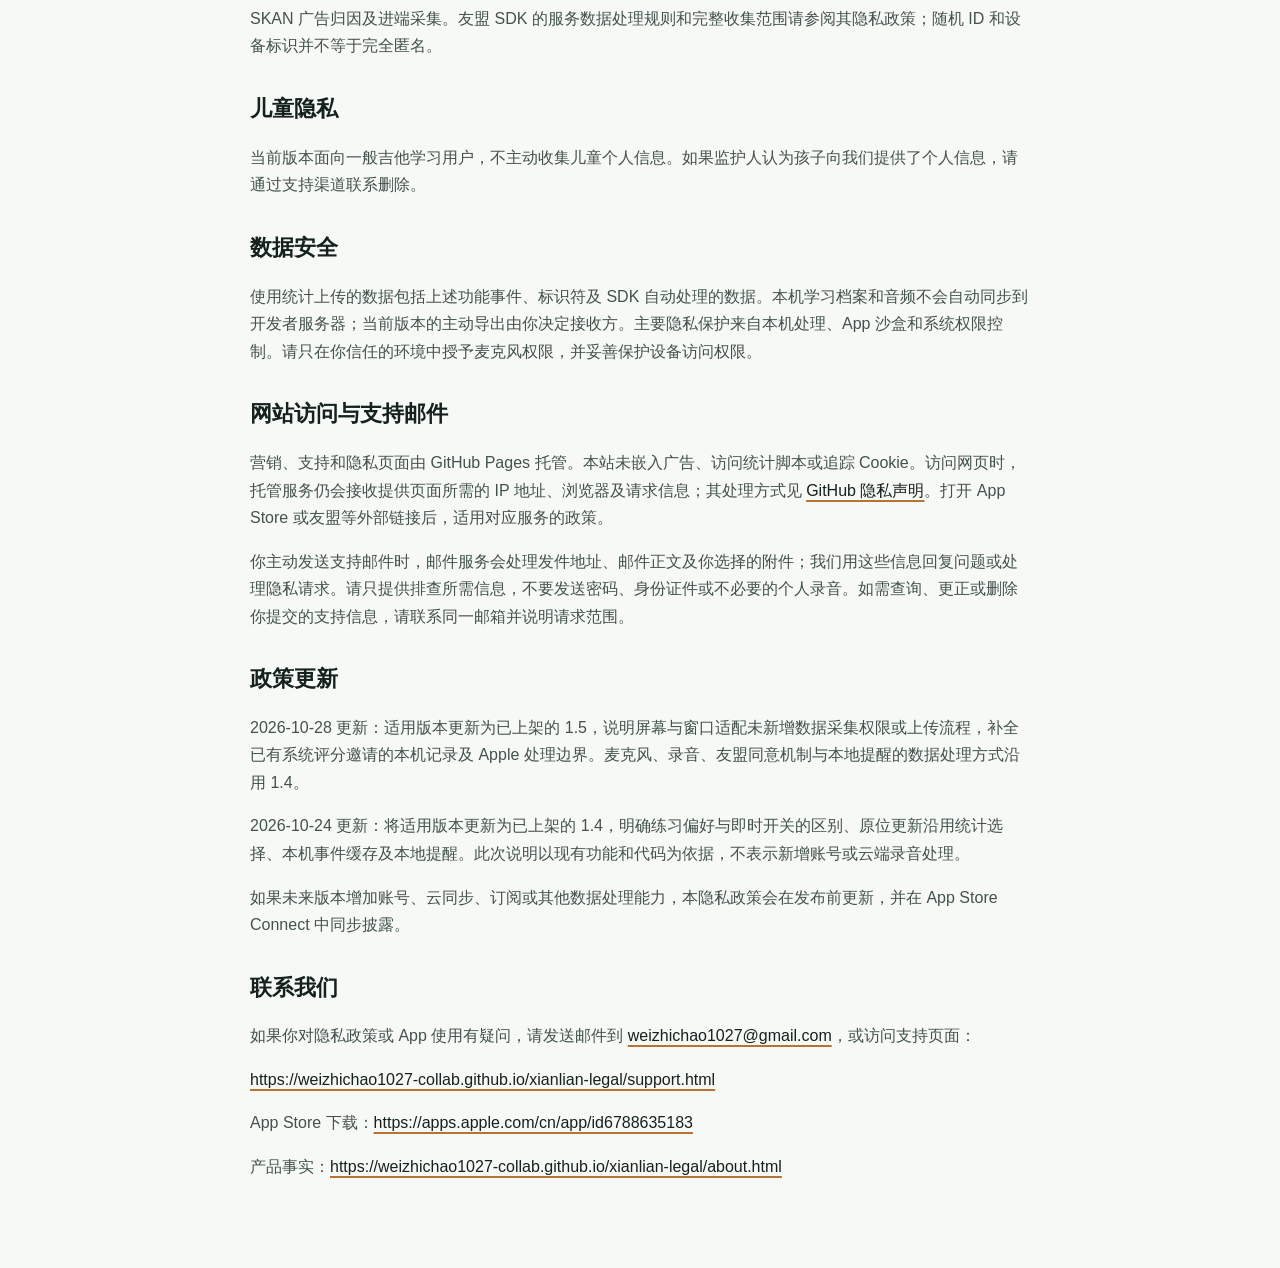
<file: privacy.html>
<!doctype html>
<html lang="zh-Hans">
<head>
  <meta charset="utf-8">
  <meta name="viewport" content="width=device-width, initial-scale=1, viewport-fit=cover">
  <title>吉他自习室隐私政策｜麦克风录音、本机存储与数据删除</title>
  <meta name="description" content="吉他自习室 1.5 隐私政策：本机麦克风分析与录音，统计需主动同意；说明友盟 SDK、本地提醒、评分邀请、数据缓存、导出与删除及网站访问。">
  <meta name="robots" content="index, follow, max-image-preview:large, max-snippet:-1, max-video-preview:-1">
  <meta name="application-name" content="吉他自习室">
  <meta name="author" content="Shanghai Qishan Cultural Communication Co., Ltd.">
  <meta name="apple-itunes-app" content="app-id=6788635183, app-argument=https://apps.apple.com/cn/app/id6788635183">
  <meta name="theme-color" content="#f7f9f6">
  <meta property="og:type" content="website">
  <meta property="og:locale" content="zh_CN">
  <meta property="og:site_name" content="吉他自习室">
  <meta property="og:title" content="吉他自习室隐私政策｜麦克风录音、本机存储与数据删除">
  <meta property="og:description" content="吉他自习室 1.5 隐私政策：本机麦克风分析与录音，统计需主动同意；说明友盟 SDK、本地提醒、评分邀请、数据缓存、导出与删除及网站访问。">
  <meta property="og:url" content="https://weizhichao1027-collab.github.io/xianlian-legal/privacy.html">
  <meta property="og:image" content="https://weizhichao1027-collab.github.io/xianlian-legal/assets/og-cover.png">
  <meta property="og:image:secure_url" content="https://weizhichao1027-collab.github.io/xianlian-legal/assets/og-cover.png">
  <meta property="og:image:type" content="image/png">
  <meta property="og:image:width" content="1200">
  <meta property="og:image:height" content="630">
  <meta property="og:image:alt" content="吉他自习室 App 的 90 天吉他入门路径与今日练习页面">
  <meta name="twitter:card" content="summary_large_image">
  <meta name="twitter:title" content="吉他自习室隐私政策｜麦克风录音、本机存储与数据删除">
  <meta name="twitter:description" content="吉他自习室 1.5 隐私政策：本机麦克风分析与录音，统计需主动同意；说明友盟 SDK、本地提醒、评分邀请、数据缓存、导出与删除及网站访问。">
  <meta name="twitter:image" content="https://weizhichao1027-collab.github.io/xianlian-legal/assets/og-cover.png">
  <meta name="twitter:image:alt" content="吉他自习室 App 的 90 天吉他入门路径与今日练习页面">
  <link rel="canonical" href="https://weizhichao1027-collab.github.io/xianlian-legal/privacy.html">
  <link rel="alternate" hreflang="zh-Hans" href="https://weizhichao1027-collab.github.io/xianlian-legal/privacy.html">
  <link rel="alternate" hreflang="x-default" href="https://weizhichao1027-collab.github.io/xianlian-legal/privacy.html">
  <link rel="home" href="https://weizhichao1027-collab.github.io/xianlian-legal/">
  <link rel="help" href="https://weizhichao1027-collab.github.io/xianlian-legal/support.html">
  <link rel="author" href="https://apps.apple.com/cn/developer/shanghai-qishan-cultural-communication-co-ltd/id1891134548">
  <link rel="icon" href="./assets/app-icon.png" type="image/png" sizes="256x256">
  <link rel="apple-touch-icon" href="./assets/app-icon.png">
  <script type="application/ld+json">
{
  "@context": "https://schema.org",
  "@graph": [
    {
      "@type": "WebSite",
      "@id": "https://weizhichao1027-collab.github.io/xianlian-legal/#website",
      "url": "https://weizhichao1027-collab.github.io/xianlian-legal/",
      "name": "吉他自习室",
      "publisher": {
        "@id": "https://weizhichao1027-collab.github.io/xianlian-legal/#developer"
      },
      "inLanguage": "zh-Hans"
    },
    {
      "@type": "Organization",
      "@id": "https://weizhichao1027-collab.github.io/xianlian-legal/#developer",
      "name": "Shanghai Qishan Cultural Communication Co., Ltd.",
      "url": "https://apps.apple.com/cn/developer/shanghai-qishan-cultural-communication-co-ltd/id1891134548",
      "sameAs": "https://apps.apple.com/cn/developer/id1891134548",
      "contactPoint": {
        "@type": "ContactPoint",
        "contactType": "customer support",
        "email": "weizhichao1027@gmail.com",
        "url": "https://weizhichao1027-collab.github.io/xianlian-legal/support.html"
      }
    },
    {
      "@type": [
        "SoftwareApplication",
        "MobileApplication"
      ],
      "@id": "https://weizhichao1027-collab.github.io/xianlian-legal/#app",
      "name": "吉他自习室：零基础学吉他",
      "url": "https://weizhichao1027-collab.github.io/xianlian-legal/",
      "sameAs": "https://apps.apple.com/cn/app/id6788635183",
      "permissions": "麦克风权限可选，仅用于本机调音、单音、开放和弦检测，以及用户主动开始的本机演奏留档",
      "author": {
        "@id": "https://weizhichao1027-collab.github.io/xianlian-legal/#developer"
      },
      "softwareVersion": "1.5",
      "dateModified": "2026-10-28",
      "featureList": [
        "80 节短课覆盖 D1–D90；按自己的节奏复练",
        "72 首静态和弦分段伴奏材料",
        "本机调音、单音与开放和弦反馈",
        "五首精选材料的片段计时重复与 70% 慢练",
        "同条件录音回听、里程碑保留与主动导出",
        "推荐、全部、收藏与全曲库搜索",
        "Duo 展开与旋转、iPad 可变窗口及大字号布局优化",
        "首次安装统计默认关闭，更新沿用已有选择，主动同意后启用"
      ],
      "downloadUrl": "https://apps.apple.com/cn/app/id6788635183",
      "isAccessibleForFree": true,
      "offers": {
        "@type": "Offer",
        "url": "https://apps.apple.com/cn/app/id6788635183",
        "price": 0,
        "priceCurrency": "CNY"
      },
      "releaseNotes": "1.5：改善 iPhone Duo 展开、合拢和旋转时的导航与布局；宽屏读谱和操作并排，切换布局保留读谱页、收藏与变调夹设置；优化大字号、窄窗口、短窗口和 VoiceOver 调音准备说明；修正阿拉伯语 C 和弦及计划时长提示。"
    },
    {
      "@type": "WebPage",
      "@id": "https://weizhichao1027-collab.github.io/xianlian-legal/privacy.html#webpage",
      "url": "https://weizhichao1027-collab.github.io/xianlian-legal/privacy.html",
      "name": "吉他自习室隐私政策｜麦克风录音、本机存储与数据删除",
      "description": "吉他自习室 1.5 隐私政策：本机麦克风分析与录音，统计需主动同意；说明友盟 SDK、本地提醒、评分邀请、数据缓存、导出与删除及网站访问。",
      "isPartOf": {
        "@id": "https://weizhichao1027-collab.github.io/xianlian-legal/#website"
      },
      "about": {
        "@id": "https://weizhichao1027-collab.github.io/xianlian-legal/#app"
      },
      "publisher": {
        "@id": "https://weizhichao1027-collab.github.io/xianlian-legal/#developer"
      },
      "breadcrumb": {
        "@id": "https://weizhichao1027-collab.github.io/xianlian-legal/privacy.html#breadcrumb"
      },
      "datePublished": "2026-09-08",
      "dateModified": "2026-10-28",
      "inLanguage": "zh-Hans"
    },
    {
      "@type": "BreadcrumbList",
      "@id": "https://weizhichao1027-collab.github.io/xianlian-legal/privacy.html#breadcrumb",
      "itemListElement": [
        {
          "@type": "ListItem",
          "position": 1,
          "name": "吉他自习室",
          "item": "https://weizhichao1027-collab.github.io/xianlian-legal/"
        },
        {
          "@type": "ListItem",
          "position": 2,
          "name": "隐私政策",
          "item": "https://weizhichao1027-collab.github.io/xianlian-legal/privacy.html"
        }
      ]
    }
  ]
}
  </script>
  <style>
    body {
      margin: 0;
      background: #f7f9f6;
      color: #14211c;
      font-family: -apple-system, BlinkMacSystemFont, "PingFang SC", "Hiragino Sans GB", "Microsoft YaHei", sans-serif;
      line-height: 1.72;
    }
    main {
      width: min(780px, calc(100% - 40px));
      margin: 0 auto;
      padding: 48px 0 72px;
    }
    nav {
      display: flex;
      flex-wrap: wrap;
      gap: 8px 24px;
      margin: 0 0 32px;
      padding: 0 0 16px;
      border-bottom: 1px solid #cbd6cc;
    }
    nav a {
      min-height: 44px;
      display: inline-flex;
      align-items: center;
      font-weight: 600;
    }
    h1 { margin: 0 0 8px; font-size: 38px; line-height: 1.15; letter-spacing: 0; }
    h2 { margin: 30px 0 10px; font-size: 22px; }
    p, li { color: #43524c; }
    a { color: #14211c; text-decoration-color: #b7742f; text-decoration-thickness: 2px; text-underline-offset: 4px; }
    .privacy-summary {
      margin: 24px 0 36px;
      border-top: 1px solid #cbd6cc;
    }
    .privacy-summary div {
      display: grid;
      gap: 6px;
      padding: 18px 0;
      border-bottom: 1px solid #cbd6cc;
    }
    .privacy-summary dd {
      margin: 0;
      color: #43524c;
    }
    .privacy-summary dt {
      color: #14211c;
      font-weight: 700;
    }
    @media (min-width: 620px) {
      .privacy-summary div {
        grid-template-columns: 180px minmax(0, 1fr);
        gap: 24px;
      }
    }
  </style>
  <link rel="stylesheet" href="./site-accessibility.css">
  <link rel="sitemap" type="application/xml" href="./sitemap.xml">
  <link rel="alternate" type="text/plain" title="产品事实摘要" href="./llms.txt">
</head>
<body>
  <a class="skip-link" href="#main-content">跳到正文</a>
  <main id="main-content">
    <nav aria-label="主要导航">
      <a href="./">吉他自习室首页</a>
      <a href="https://apps.apple.com/cn/app/id6788635183">App Store 下载</a>
      <a href="./about.html">产品事实</a>
      <a href="./privacy.html" aria-current="page">隐私政策</a>
      <a href="./support.html">使用支持</a>
    </nav>
    <h1>吉他自习室隐私政策</h1>
    <p>生效日期：<time datetime="2026-09-08">2026 年 9 月 8 日</time></p>
    <p>页面更新：<time datetime="2026-10-28">2026 年 10 月 28 日</time></p>
    <p>吉他自习室由 Shanghai Qishan Cultural Communication Co., Ltd. 提供。App 不需要注册账号，不包含广告，不会自动把你的练习录音上传到开发者服务器。</p>
    <p><strong>版本适用范围</strong>：当前上架版本为 1.5 / Build 11。本页按 1.5 的实际功能说明数据处理方式；1.5 沿用 1.3 起的统计同意机制，首次安装时“分享使用统计”默认关闭，主动同意后才初始化统计 SDK。原位更新会沿用已有选择，不会因为升级重新要求已同意的用户开启。1.5 的完整路径为“成长 &gt; 练习设置 &gt; 提醒与数据 &gt; 分享使用统计”，关闭立即生效；练习偏好的“保存 / 取消”不会撤销这个开关的更改。1.5 的屏幕布局、窗口切换与无障碍优化未新增数据采集权限或上传流程。</p>
    <p><strong>旧版差异</strong>：1.3 的统计开关位于“成长 &gt; 练习设置”。仍使用 1.2 的用户请注意：1.2 已集成友盟并在启动后进行功能统计，不具备上述同意机制；网站更新不会改变已安装的旧版 App。请在 App Store 更新以使用当前的隐私控制。</p>
    <nav class="topic-nav" aria-label="隐私政策目录"><a href="#summary">数据处理摘要</a><a href="#collected-data">我们收集的数据</a><a href="#third-party-sdk">第三方 SDK</a><a href="#microphone">麦克风使用</a><a href="#local-data-deletion">本机数据与删除</a><a href="#notifications">练习提醒与通知</a><a href="#ratings">系统评分邀请</a><a href="#tracking">追踪</a><a href="#children">儿童隐私</a><a href="#security">数据安全</a><a href="#website-support">网站访问与支持邮件</a><a href="#policy-updates">政策更新</a><a href="#contact">联系我们</a></nav>
    <h2 id="summary">数据处理摘要</h2>
    <ul><li>练习检测音频：只在设备本地实时分析，不保存，不上传。</li><li>主动演奏留档：最长 180 秒，档案最多保留 24 条，可逐条删除；当前版本支持里程碑保护、用户主动导出及未归档文件恢复。App 不自动上传。</li><li>课程进度与设置：保存在 App 本机容器，可随你启用的系统备份迁移；开发者不提供云同步。</li><li>使用分析：通过友盟统计 SDK 处理功能事件、随机安装 ID，以及 SDK 自动处理的设备标识和设备/网络信息。首次安装默认关闭，主动同意后才初始化统计 SDK。随机 ID 是假名化标识，不等同于不可识别个人的完全匿名数据。</li><li>账号与广告：不需要账号，不包含广告；App 不主动读取 IDFA，不发起 ATT 授权请求。</li></ul>
    <h2 id="collected-data">我们收集的数据</h2>
    <p>本 App 不自动上传练习录音或音频内容；当前版本的主动导出由你选择接收应用或位置。使用统计中的设备标识和网络信息可能用于区分设备或安装，因此不将其描述为“完全匿名”。</p>
    <p>App 不要求你提供姓名、手机号、邮箱、位置、通讯录、照片或社交账号。</p>
    <p>我们使用友盟分析功能使用情况和改进产品。当前版本仅在你主动开启“分享使用统计”后初始化 SDK、转发产品事件；麦克风授权不代表统计同意。使用分析包括：</p>
    <ul><li><strong>产品交互数据</strong>：功能事件名与非个人化参数，例如「开始了某节课程」「完成了某类练习」「切换了某个标签页」。还包含练习开始/结果、主动计时时长、曲目与片段固定编号、作品保存/对比、周目标和系统分享结果；使用随机事件/会话/观察期编号去重，并记录发生时间、时区及版本。上述产品交互数据不包含你的录音、文件路径、音频特征或任何自由输入的文本（包括曲库搜索词）；事件会附带随机安装标识符，因此不将它描述为“未关联标识符”的数据。</li><li><strong>随机安装标识符</strong>：App 首次启动时在本机随机生成的 ID，用于区分不同安装。该 ID 不与账号、手机号或真实身份关联；系统备份恢复可能恢复该安装 ID，不能保证每次重新安装都会变化。</li></ul>
    <ul><li><strong>SDK 设备与网络信息</strong>：友盟还会自动处理设备标识（如 IDFV/SDK 生成标识）、设备型号、操作系统与应用版本、语言、时区、网络状态及请求 IP 等信息。我们不将其收集范围简化为仅有 App 自定义事件。详细范围见<a href="https://www.umeng.com/page/policy/">友盟隐私政策</a>。</li></ul>
    <h2 id="third-party-sdk">第三方 SDK</h2>
    <p>App 集成友盟统计 SDK（UMCommon 7.6.7、UMDevice 3.6.0），由友盟同欣（北京）科技有限公司提供，用于上述产品统计。当前版本在取得统计同意后才初始化 SDK，并在初始化前显式关闭 ASA token 采集、SKAdNetwork 广告归因注册及进端采集。你可在“成长 &gt; 练习设置 &gt; 提醒与数据”关闭“分享使用统计”，修改立即生效；拒绝或关闭不影响核心课程、曲谱、调音或本机录音。关闭后 App 停止转发新的产品事件并调用 SDK 的统计关闭接口；不补传未同意期间的产品行为。已经发送的数据不因关闭开关自动删除，关闭也不等同于清除 SDK 内部已排队的数据；如需查询或删除，可通过本文支持邮箱以及<a href="https://www.umeng.com/page/policy/">友盟隐私政策</a>中的渠道联系。</p>
    <p>当前版本不集成广告、登录、支付或推送 SDK。</p>
    <h2 id="microphone">麦克风使用</h2>
    <p>吉他自习室会请求麦克风权限，用于在设备本地识别吉他的调音、单音和开放和弦练习结果；也用于你主动开启的“演奏留档”。</p>
    <p>练习检测音频只在设备本地实时处理，不会保存，也不会包含在任何分析上报中。只有当你主动点击录音按钮时，App 才会把最长 180 秒的演奏录音保存到本机 Application Support 目录。当前版本也可在分段练习完成后主动录音，并将录音目录排除系统备份。App 不会自动上传录音，不会把录音用于广告、追踪或用户画像。</p>
    <p>如果你拒绝麦克风权限，仍然可以查看课程、曲谱和和弦内容，但需要麦克风的检测和录音功能无法使用。当前版本还提供不需要麦克风的两分钟计时练习。可在系统设置中重新开启麦克风权限。</p>
    <h2 id="local-data-deletion">本机数据与删除</h2>
    <p>App 会在本机保存你的学习偏好、课程进度、练习记录、收藏、提醒设置，以及你主动创建的演奏录音。App 也会在本机保留最多 200 条近期产品事件缓存，部分基础功能事件即使统计关闭也只在本机保存；未同意期间的行为不会被补传。学习数据不与账号关联，App 不主动同步到开发者服务器；本机数据可能包含在用户自行开启的系统备份中，当前版本的录音目录除外。已启用统计时的事件和 SDK 数据按上节发送。</p>
    <p>作品档案最多保留 24 条录音，超出容量时会淘汰较旧的普通作品。设为里程碑的录音不会自动淘汰，全部保留时需先取消保留或删除才能录制新作品。保存或中断异常遗留的未归档文件单独显示，可回放、导出后主动删除，不计作课程完成。你可以在“成长 &gt; 演奏作品档案”中逐条删除；App 先确认保存引用变更，再清理被淘汰或手动删除的录音文件，存档失败时保留文件等待重试。删除 App 会删除该 App 容器中的学习数据和录音；已导出的副本和已有系统备份需要你在对应位置另行管理。</p>
    <p>当你主动选择“导出演奏”时，系统分享面板会把选定音频及可选摘要交给你选择的应用或位置；接收方的数据处理由其服务规则决定。这个动作不会经过开发者服务器，取消分享也不会删除本机原件。当前版本的录音目录排除系统备份，重要作品请自行导出保存；课程进度、偏好和随机安装 ID 仍可能随你启用的系统备份恢复。</p>
    <h2 id="notifications">练习提醒与通知</h2>
    <p>练习提醒由你在“成长 &gt; 练习设置 &gt; 提醒与数据”中开启，并由系统请求通知权限。提醒时间和开关保存在本机，由设备安排本地通知，不使用远程推送服务。通知权限与麦克风权限、使用统计同意相互独立；关闭提醒会取消 App 已安排的待发送练习通知。只有你同意使用统计时，提醒开关及通知权限状态才会作为功能事件发送。</p>
    <h2 id="ratings">系统评分邀请</h2>
    <p>App 会根据本机的引导完成时间和练习记录判断是否适合请求系统评分，并在本机保存已请求的 App 版本号与请求时间，用于限制邀请频率。每个版本最多请求一次，两次请求至少间隔 120 天，滚动 365 天最多三次；是否显示由系统决定。上述邀请记录不会作为产品统计事件发送。</p>
    <p>评分和评论由 Apple 按其 <a href="https://www.apple.com/legal/internet-services/itunes/cn/terms.html">Apple 媒体服务条款</a>处理。App 无法获知系统是否展示邀请或你是否提交评分，也不读取你的评分或评论内容。你可以忽略邀请，继续使用练习功能。</p>
    <h2 id="tracking">追踪</h2>
    <p>App 不包含广告，不主动读取 IDFA，不发起 ATT 请求，也不向数据经纪商出售数据。当前版本显式关闭 ASA / SKAN 广告归因及进端采集。友盟 SDK 的服务数据处理规则和完整收集范围请参阅其隐私政策；随机 ID 和设备标识并不等于完全匿名。</p>
    <h2 id="children">儿童隐私</h2>
    <p>当前版本面向一般吉他学习用户，不主动收集儿童个人信息。如果监护人认为孩子向我们提供了个人信息，请通过支持渠道联系删除。</p>
    <h2 id="security">数据安全</h2>
    <p>使用统计上传的数据包括上述功能事件、标识符及 SDK 自动处理的数据。本机学习档案和音频不会自动同步到开发者服务器；当前版本的主动导出由你决定接收方。主要隐私保护来自本机处理、App 沙盒和系统权限控制。请只在你信任的环境中授予麦克风权限，并妥善保护设备访问权限。</p>
    <h2 id="website-support">网站访问与支持邮件</h2>
    <p>营销、支持和隐私页面由 GitHub Pages 托管。本站未嵌入广告、访问统计脚本或追踪 Cookie。访问网页时，托管服务仍会接收提供页面所需的 IP 地址、浏览器及请求信息；其处理方式见 <a href="https://docs.github.com/en/site-policy/privacy-policies/github-general-privacy-statement">GitHub 隐私声明</a>。打开 App Store 或友盟等外部链接后，适用对应服务的政策。</p>
    <p>你主动发送支持邮件时，邮件服务会处理发件地址、邮件正文及你选择的附件；我们用这些信息回复问题或处理隐私请求。请只提供排查所需信息，不要发送密码、身份证件或不必要的个人录音。如需查询、更正或删除你提交的支持信息，请联系同一邮箱并说明请求范围。</p>
    <h2 id="policy-updates">政策更新</h2>
    <p>2026-10-28 更新：适用版本更新为已上架的 1.5，说明屏幕与窗口适配未新增数据采集权限或上传流程，补全已有系统评分邀请的本机记录及 Apple 处理边界。麦克风、录音、友盟同意机制与本地提醒的数据处理方式沿用 1.4。</p>
    <p>2026-10-24 更新：将适用版本更新为已上架的 1.4，明确练习偏好与即时开关的区别、原位更新沿用统计选择、本机事件缓存及本地提醒。此次说明以现有功能和代码为依据，不表示新增账号或云端录音处理。</p>
    <p>如果未来版本增加账号、云同步、订阅或其他数据处理能力，本隐私政策会在发布前更新，并在 App Store Connect 中同步披露。</p>
    <h2 id="contact">联系我们</h2>
    <p>如果你对隐私政策或 App 使用有疑问，请发送邮件到 <a href="mailto:weizhichao1027@gmail.com">weizhichao1027@gmail.com</a>，或访问支持页面：</p>
    <p><a href="https://weizhichao1027-collab.github.io/xianlian-legal/support.html">https://weizhichao1027-collab.github.io/xianlian-legal/support.html</a></p>
    <p>App Store 下载：<a href="https://apps.apple.com/cn/app/id6788635183">https://apps.apple.com/cn/app/id6788635183</a></p>
    <p>产品事实：<a href="https://weizhichao1027-collab.github.io/xianlian-legal/about.html">https://weizhichao1027-collab.github.io/xianlian-legal/about.html</a></p>
  </main>
</body>
</html>
</file>
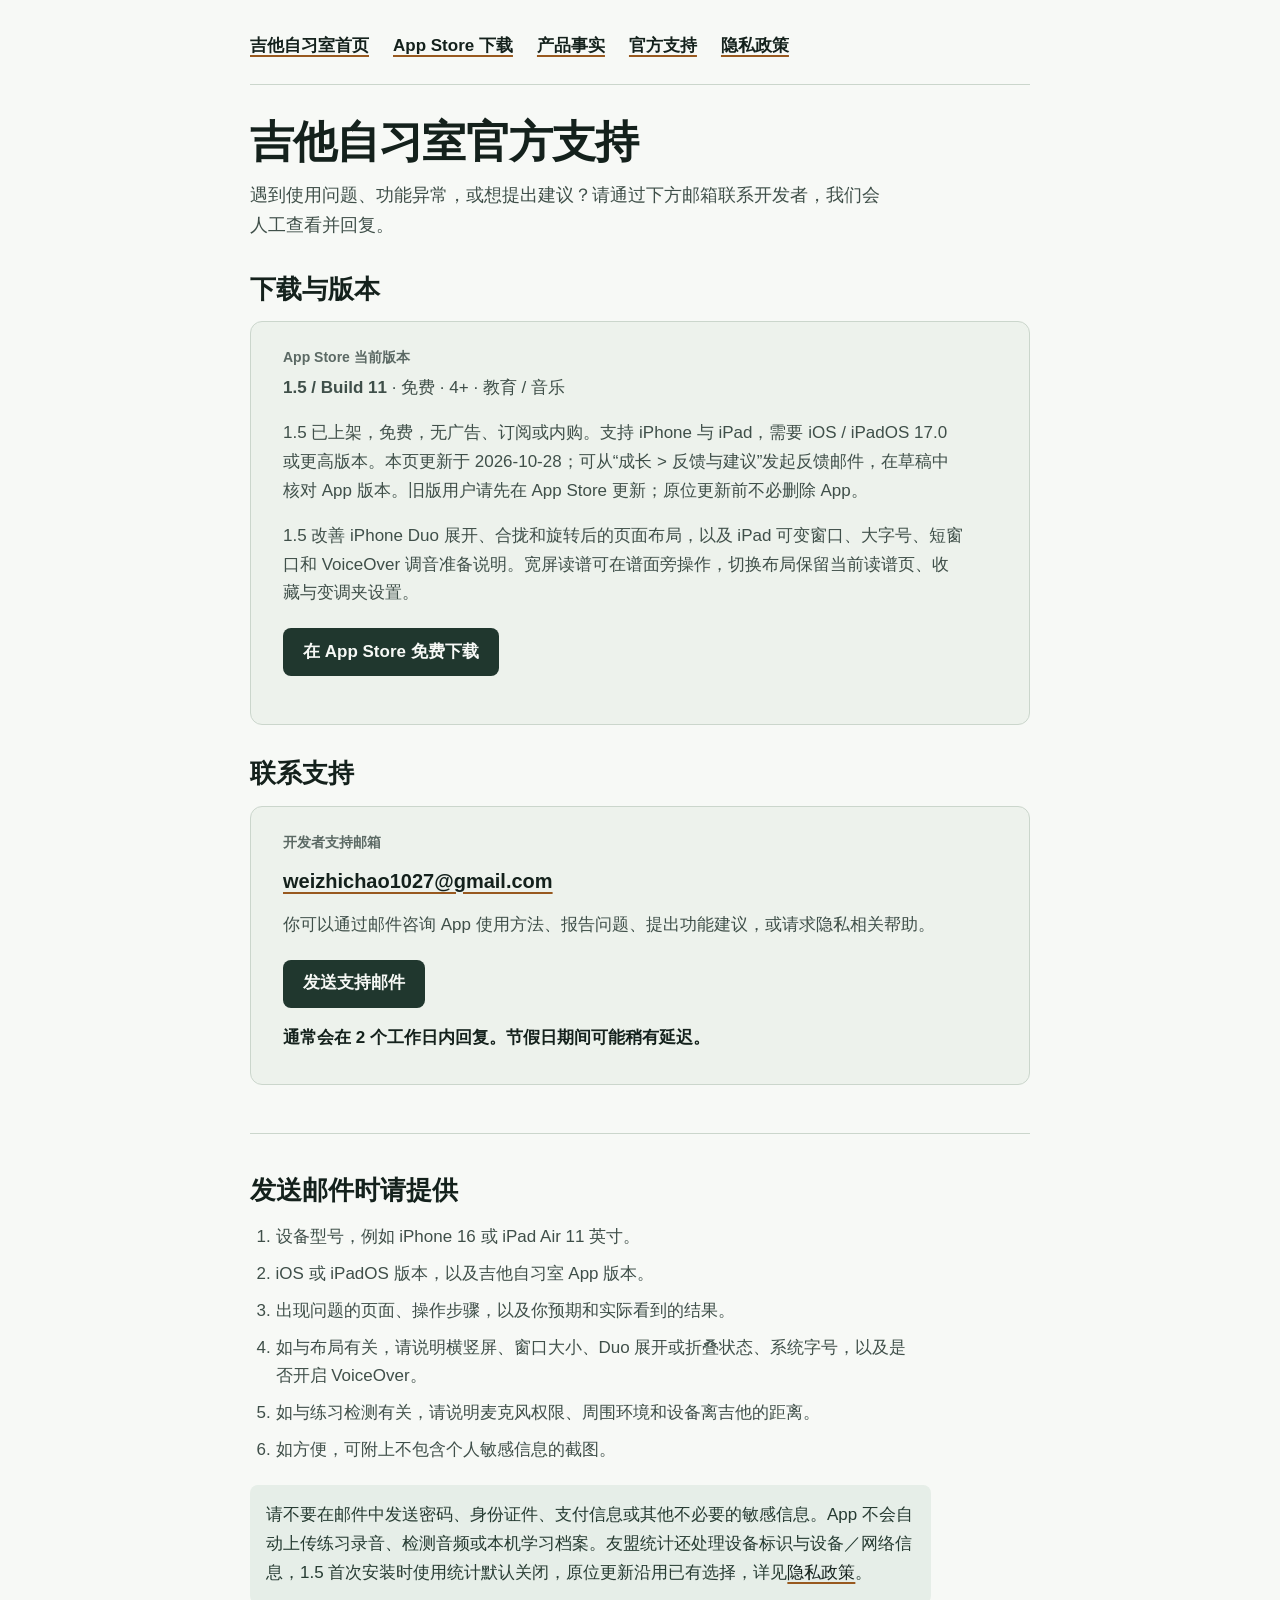
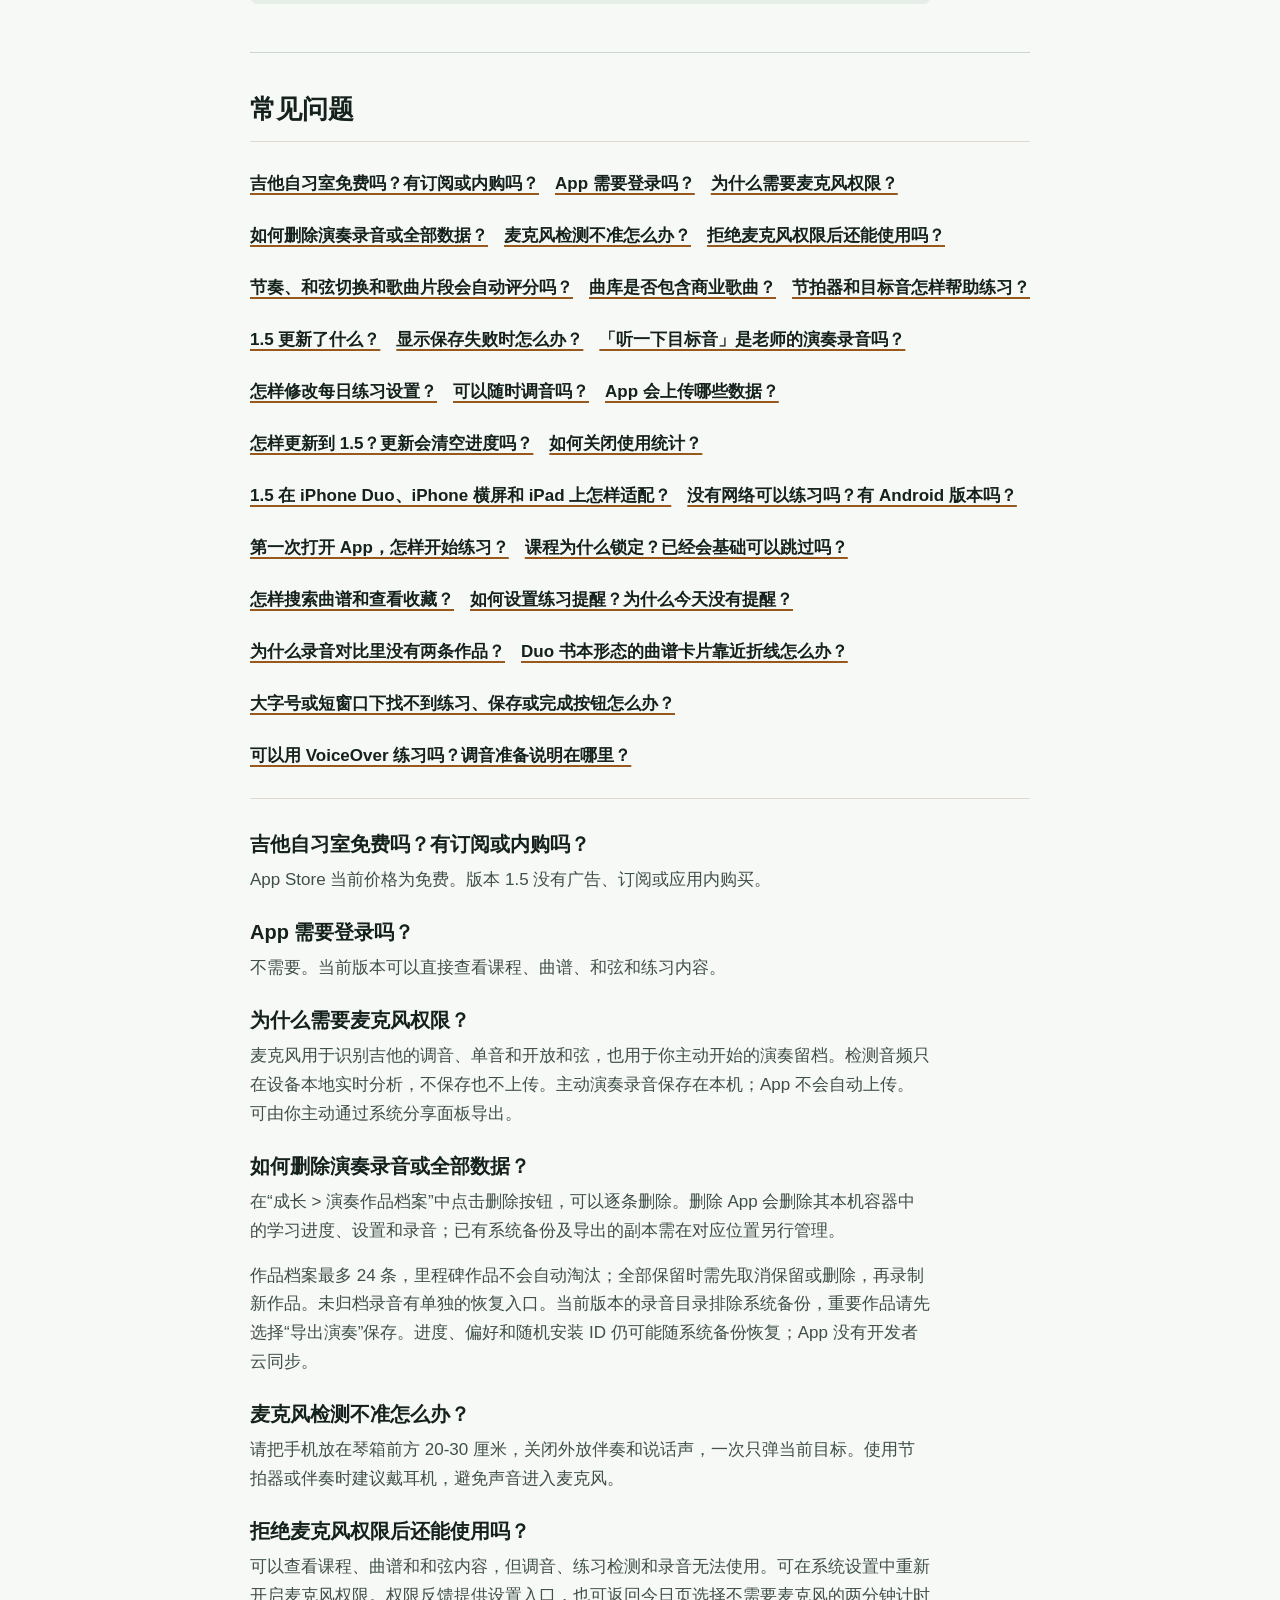
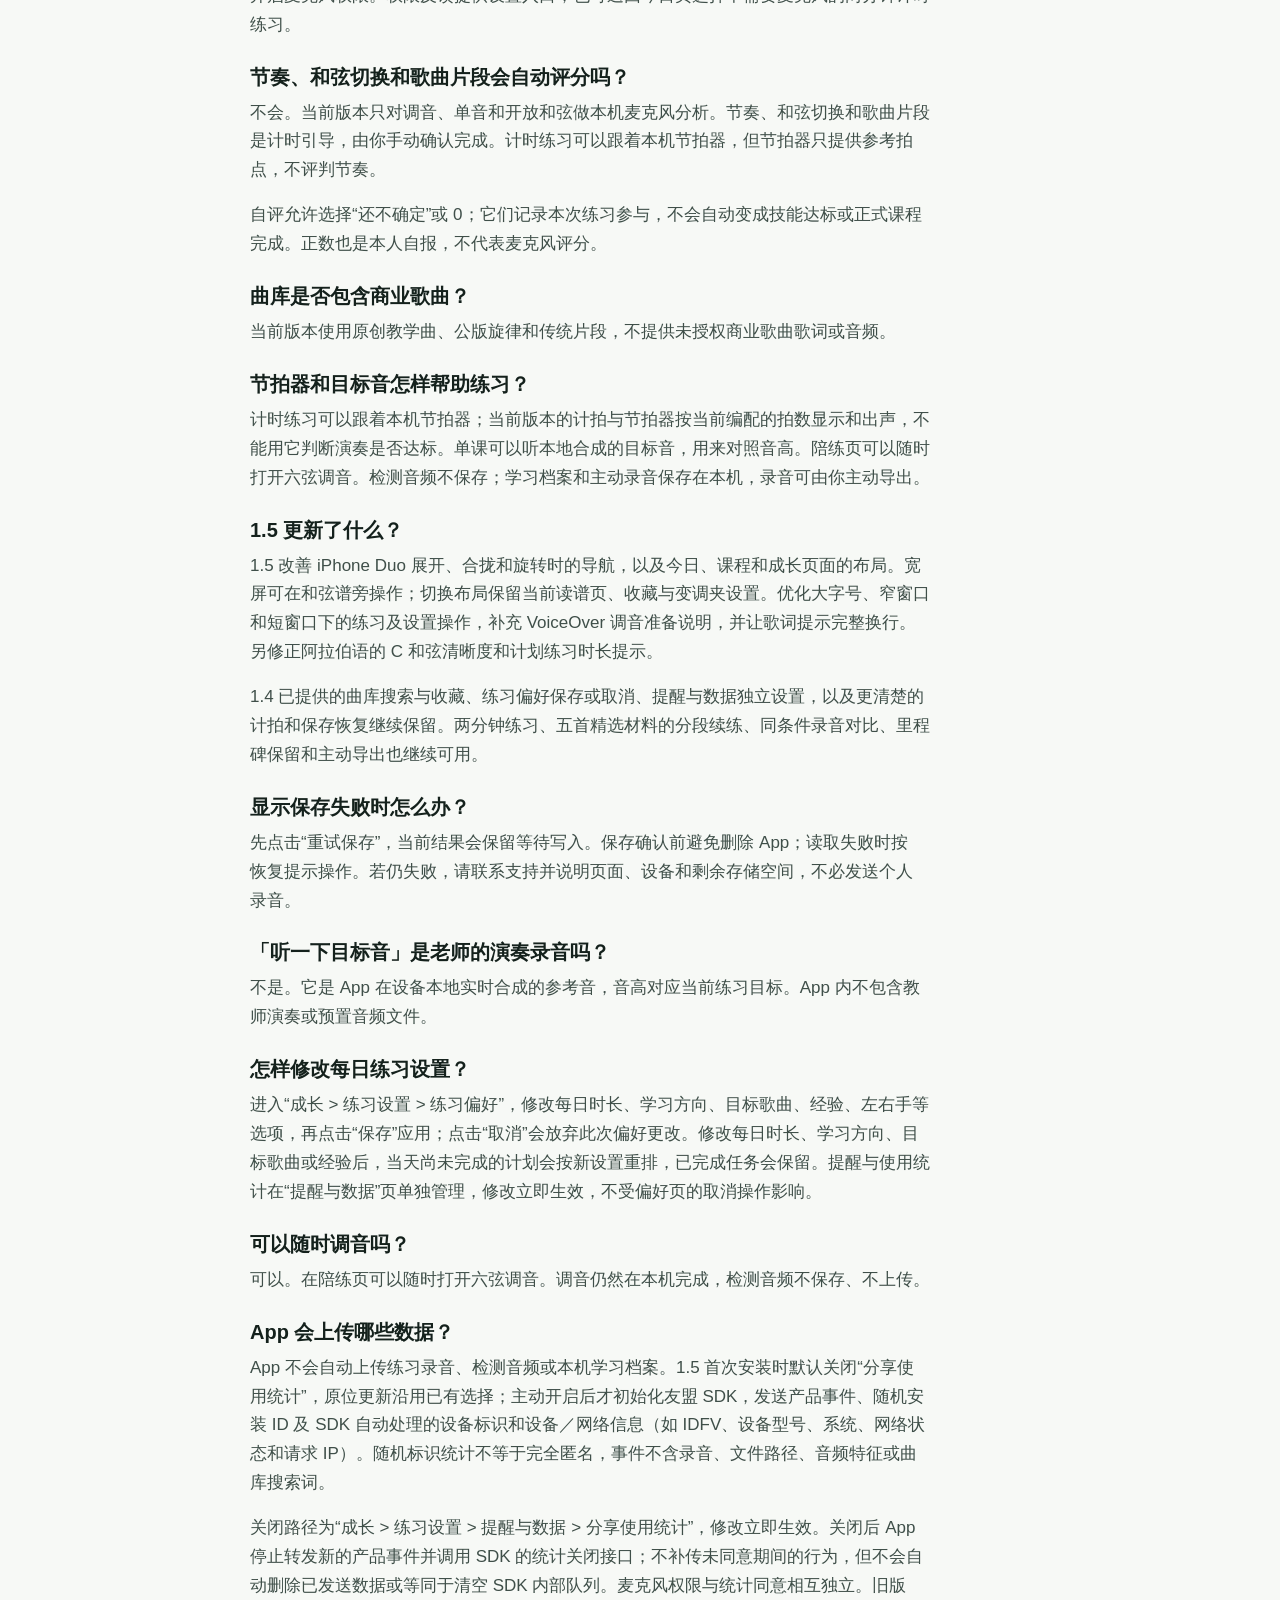
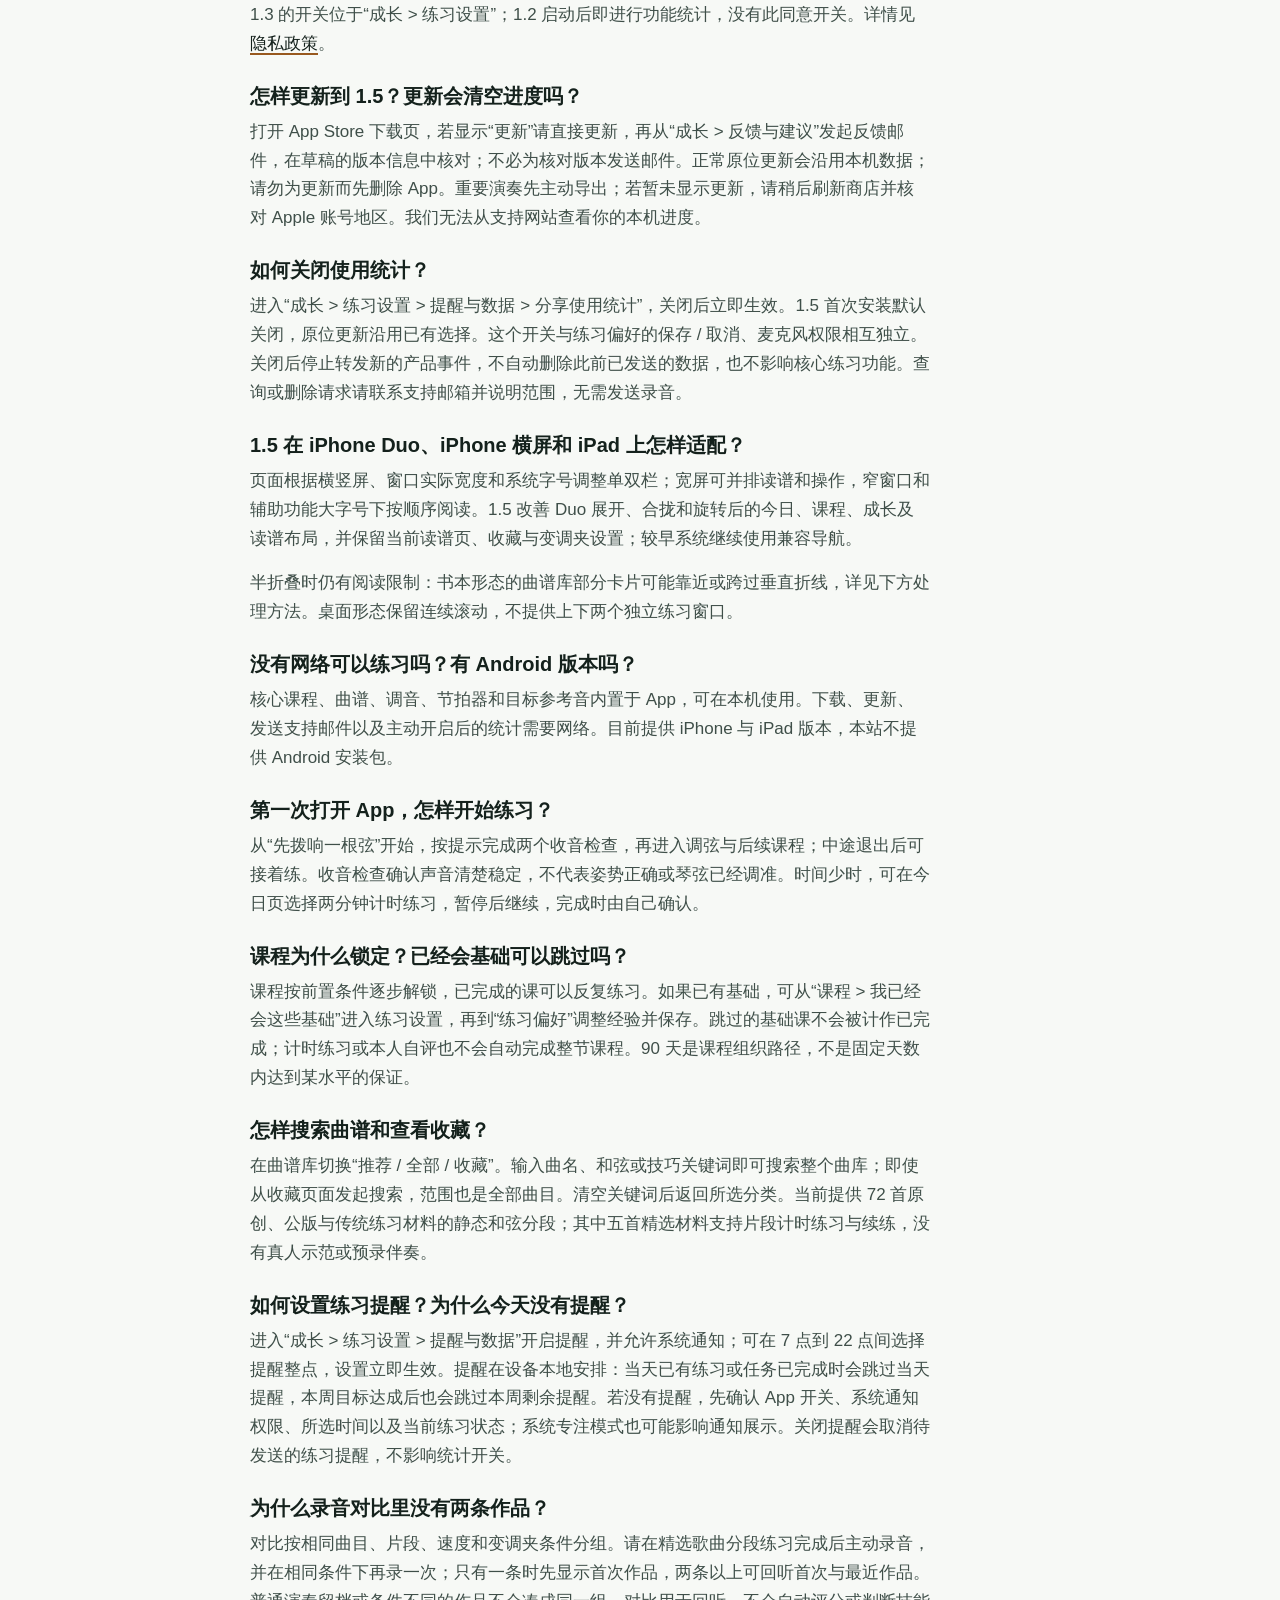
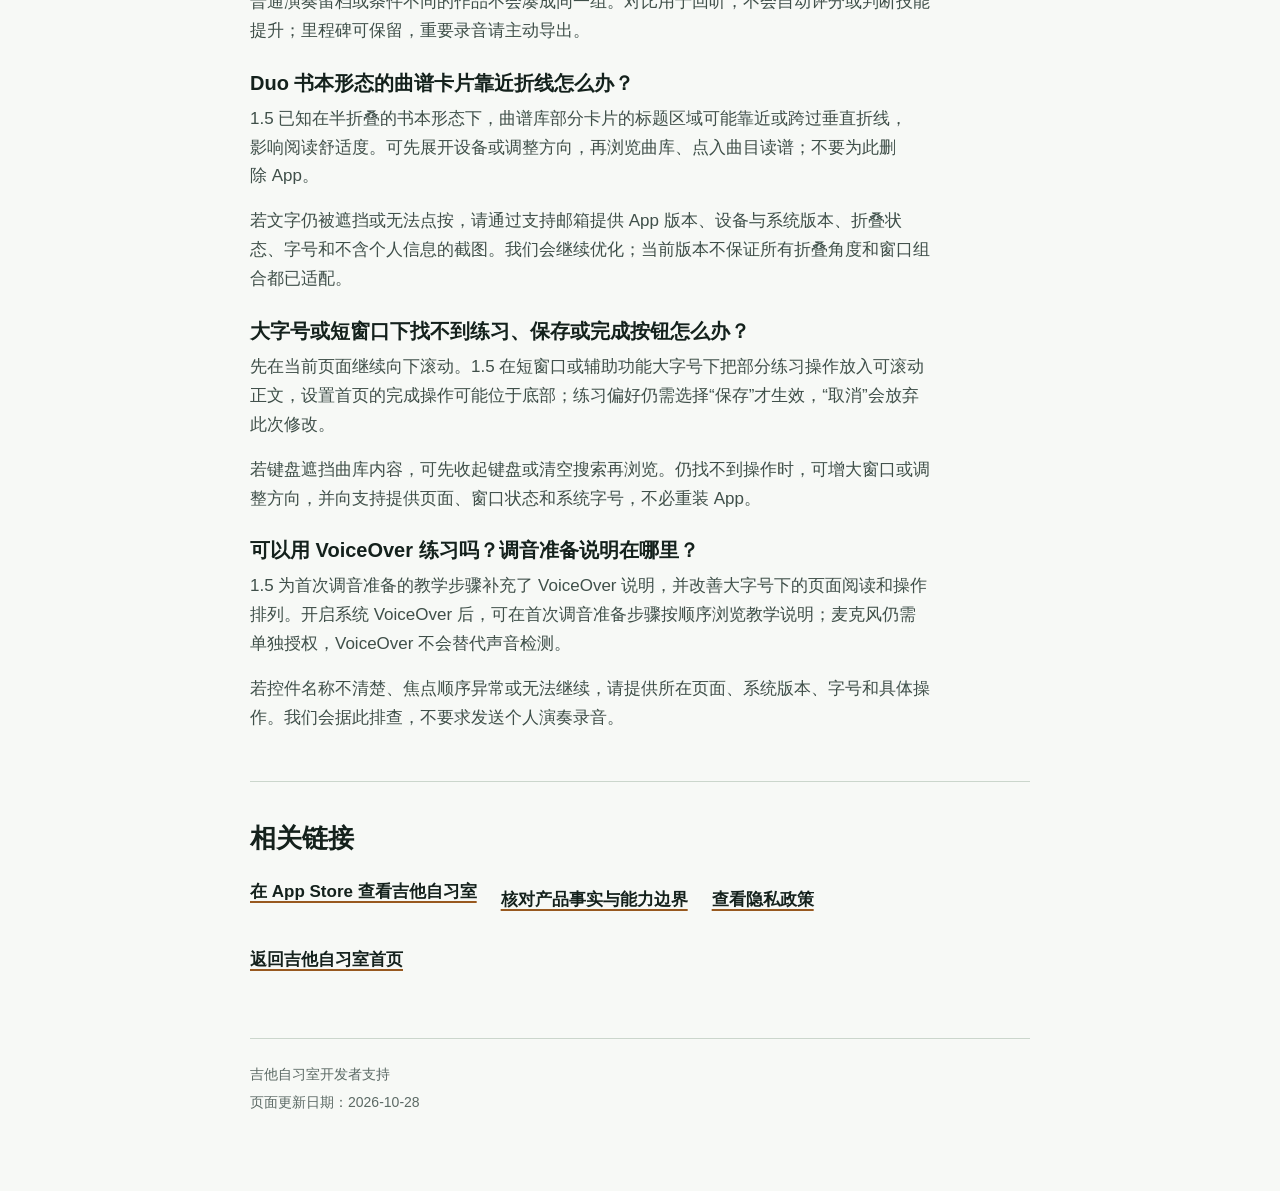
<file: support.html>
<!doctype html>
<html lang="zh-Hans">
<head>
  <meta charset="utf-8">
  <meta name="viewport" content="width=device-width, initial-scale=1, viewport-fit=cover">
  <title>吉他自习室官方支持｜下载、麦克风检测与数据删除</title>
  <meta name="description" content="吉他自习室 1.5 官方技术支持：App Store 下载更新、iPhone Duo 与 iPad 窗口、VoiceOver、麦克风检测、曲库收藏、练习设置、录音导出与删除，以及保存恢复。">
  <meta name="robots" content="index, follow, max-image-preview:large, max-snippet:-1, max-video-preview:-1">
  <meta name="application-name" content="吉他自习室">
  <meta name="author" content="Shanghai Qishan Cultural Communication Co., Ltd.">
  <meta name="apple-itunes-app" content="app-id=6788635183, app-argument=https://apps.apple.com/cn/app/id6788635183">
  <meta name="theme-color" content="#f7f9f6">
  <meta property="og:type" content="website">
  <meta property="og:locale" content="zh_CN">
  <meta property="og:site_name" content="吉他自习室">
  <meta property="og:title" content="吉他自习室官方支持｜下载、麦克风检测与数据删除">
  <meta property="og:description" content="吉他自习室 1.5 官方技术支持：App Store 下载更新、iPhone Duo 与 iPad 窗口、VoiceOver、麦克风检测、曲库收藏、练习设置、录音导出与删除，以及保存恢复。">
  <meta property="og:url" content="https://weizhichao1027-collab.github.io/xianlian-legal/support.html">
  <meta property="og:image" content="https://weizhichao1027-collab.github.io/xianlian-legal/assets/og-cover.png">
  <meta property="og:image:secure_url" content="https://weizhichao1027-collab.github.io/xianlian-legal/assets/og-cover.png">
  <meta property="og:image:type" content="image/png">
  <meta property="og:image:width" content="1200">
  <meta property="og:image:height" content="630">
  <meta property="og:image:alt" content="吉他自习室 App 的 90 天吉他入门路径与今日练习页面">
  <meta name="twitter:card" content="summary_large_image">
  <meta name="twitter:title" content="吉他自习室官方支持｜下载、麦克风检测与数据删除">
  <meta name="twitter:description" content="吉他自习室 1.5 官方技术支持：App Store 下载更新、iPhone Duo 与 iPad 窗口、VoiceOver、麦克风检测、曲库收藏、练习设置、录音导出与删除，以及保存恢复。">
  <meta name="twitter:image" content="https://weizhichao1027-collab.github.io/xianlian-legal/assets/og-cover.png">
  <meta name="twitter:image:alt" content="吉他自习室 App 的 90 天吉他入门路径与今日练习页面">
  <link rel="canonical" href="https://weizhichao1027-collab.github.io/xianlian-legal/support.html">
  <link rel="alternate" hreflang="zh-Hans" href="https://weizhichao1027-collab.github.io/xianlian-legal/support.html">
  <link rel="alternate" hreflang="x-default" href="https://weizhichao1027-collab.github.io/xianlian-legal/support.html">
  <link rel="home" href="https://weizhichao1027-collab.github.io/xianlian-legal/">
  <link rel="help" href="https://weizhichao1027-collab.github.io/xianlian-legal/support.html">
  <link rel="author" href="https://apps.apple.com/cn/developer/shanghai-qishan-cultural-communication-co-ltd/id1891134548">
  <link rel="icon" href="./assets/app-icon.png" type="image/png" sizes="256x256">
  <link rel="apple-touch-icon" href="./assets/app-icon.png">
  <script type="application/ld+json">
{
  "@context": "https://schema.org",
  "@graph": [
    {
      "@type": "WebSite",
      "@id": "https://weizhichao1027-collab.github.io/xianlian-legal/#website",
      "url": "https://weizhichao1027-collab.github.io/xianlian-legal/",
      "name": "吉他自习室",
      "publisher": {
        "@id": "https://weizhichao1027-collab.github.io/xianlian-legal/#developer"
      },
      "inLanguage": "zh-Hans"
    },
    {
      "@type": "Organization",
      "@id": "https://weizhichao1027-collab.github.io/xianlian-legal/#developer",
      "name": "Shanghai Qishan Cultural Communication Co., Ltd.",
      "url": "https://apps.apple.com/cn/developer/shanghai-qishan-cultural-communication-co-ltd/id1891134548",
      "sameAs": "https://apps.apple.com/cn/developer/id1891134548",
      "contactPoint": {
        "@type": "ContactPoint",
        "contactType": "customer support",
        "email": "weizhichao1027@gmail.com",
        "url": "https://weizhichao1027-collab.github.io/xianlian-legal/support.html"
      }
    },
    {
      "@type": [
        "SoftwareApplication",
        "MobileApplication"
      ],
      "@id": "https://weizhichao1027-collab.github.io/xianlian-legal/#app",
      "name": "吉他自习室：零基础学吉他",
      "downloadUrl": "https://apps.apple.com/cn/app/id6788635183",
      "sameAs": "https://apps.apple.com/cn/app/id6788635183",
      "applicationCategory": "EducationalApplication",
      "operatingSystem": "iOS 17.0 or later; iPadOS 17.0 or later",
      "softwareVersion": "1.5",
      "contentRating": "4+",
      "isAccessibleForFree": true,
      "author": {
        "@id": "https://weizhichao1027-collab.github.io/xianlian-legal/#developer"
      },
      "offers": {
        "@type": "Offer",
        "url": "https://apps.apple.com/cn/app/id6788635183",
        "price": 0,
        "priceCurrency": "CNY"
      },
      "dateModified": "2026-10-28",
      "featureList": [
        "80 节短课覆盖 D1–D90；按自己的节奏复练",
        "72 首静态和弦分段伴奏材料",
        "本机调音、单音与开放和弦反馈",
        "五首精选材料的片段计时重复与 70% 慢练",
        "同条件录音回听、里程碑保留与主动导出",
        "推荐、全部、收藏与全曲库搜索",
        "Duo 展开与旋转、iPad 可变窗口及大字号布局优化",
        "首次安装统计默认关闭，更新沿用已有选择，主动同意后启用"
      ],
      "releaseNotes": "1.5：改善 iPhone Duo 展开、合拢和旋转时的导航与布局；宽屏读谱和操作并排，切换布局保留读谱页、收藏与变调夹设置；优化大字号、窄窗口、短窗口和 VoiceOver 调音准备说明；修正阿拉伯语 C 和弦及计划时长提示。"
    },
    {
      "@type": "ContactPage",
      "@id": "https://weizhichao1027-collab.github.io/xianlian-legal/support.html#webpage",
      "url": "https://weizhichao1027-collab.github.io/xianlian-legal/support.html",
      "name": "吉他自习室官方支持｜下载、麦克风检测与数据删除",
      "description": "吉他自习室 1.5 官方技术支持：App Store 下载更新、iPhone Duo 与 iPad 窗口、VoiceOver、麦克风检测、曲库收藏、练习设置、录音导出与删除，以及保存恢复。",
      "isPartOf": {
        "@id": "https://weizhichao1027-collab.github.io/xianlian-legal/#website"
      },
      "about": {
        "@id": "https://weizhichao1027-collab.github.io/xianlian-legal/#app"
      },
      "mainEntity": {
        "@type": "ContactPoint",
        "contactType": "customer support",
        "email": "weizhichao1027@gmail.com",
        "url": "https://weizhichao1027-collab.github.io/xianlian-legal/support.html",
        "availableLanguage": "zh-Hans"
      },
      "breadcrumb": {
        "@id": "https://weizhichao1027-collab.github.io/xianlian-legal/support.html#breadcrumb"
      },
      "hasPart": {
        "@id": "https://weizhichao1027-collab.github.io/xianlian-legal/support.html#faq"
      },
      "dateModified": "2026-10-28",
      "inLanguage": "zh-Hans"
    },
    {
      "@type": "BreadcrumbList",
      "@id": "https://weizhichao1027-collab.github.io/xianlian-legal/support.html#breadcrumb",
      "itemListElement": [
        {
          "@type": "ListItem",
          "position": 1,
          "name": "吉他自习室",
          "item": "https://weizhichao1027-collab.github.io/xianlian-legal/"
        },
        {
          "@type": "ListItem",
          "position": 2,
          "name": "官方支持",
          "item": "https://weizhichao1027-collab.github.io/xianlian-legal/support.html"
        }
      ]
    },
    {
      "@type": "FAQPage",
      "@id": "https://weizhichao1027-collab.github.io/xianlian-legal/support.html#faq",
      "url": "https://weizhichao1027-collab.github.io/xianlian-legal/support.html#faq",
      "name": "吉他自习室常见问题",
      "isPartOf": {
        "@id": "https://weizhichao1027-collab.github.io/xianlian-legal/support.html#webpage"
      },
      "mainEntity": [
        {
          "@type": "Question",
          "name": "吉他自习室免费吗？有订阅或内购吗？",
          "acceptedAnswer": {
            "@type": "Answer",
            "text": "App Store 当前价格为免费。版本 1.5 没有广告、订阅或应用内购买。"
          }
        },
        {
          "@type": "Question",
          "name": "App 需要登录吗？",
          "acceptedAnswer": {
            "@type": "Answer",
            "text": "不需要。当前版本可以直接查看课程、曲谱、和弦和练习内容。"
          }
        },
        {
          "@type": "Question",
          "name": "为什么需要麦克风权限？",
          "acceptedAnswer": {
            "@type": "Answer",
            "text": "麦克风用于识别吉他的调音、单音和开放和弦，也用于你主动开始的演奏留档。检测音频只在设备本地实时分析，不保存也不上传。主动演奏录音保存在本机；App 不会自动上传。可由你主动通过系统分享面板导出。"
          }
        },
        {
          "@type": "Question",
          "name": "如何删除演奏录音或全部数据？",
          "acceptedAnswer": {
            "@type": "Answer",
            "text": "在“成长 > 演奏作品档案”中点击删除按钮，可以逐条删除。删除 App 会删除其本机容器中的学习进度、设置和录音；已有系统备份及导出的副本需在对应位置另行管理。 作品档案最多 24 条，里程碑作品不会自动淘汰；全部保留时需先取消保留或删除，再录制新作品。未归档录音有单独的恢复入口。当前版本的录音目录排除系统备份，重要作品请先选择“导出演奏”保存。进度、偏好和随机安装 ID 仍可能随系统备份恢复；App 没有开发者云同步。"
          }
        },
        {
          "@type": "Question",
          "name": "麦克风检测不准怎么办？",
          "acceptedAnswer": {
            "@type": "Answer",
            "text": "请把手机放在琴箱前方 20-30 厘米，关闭外放伴奏和说话声，一次只弹当前目标。使用节拍器或伴奏时建议戴耳机，避免声音进入麦克风。"
          }
        },
        {
          "@type": "Question",
          "name": "拒绝麦克风权限后还能使用吗？",
          "acceptedAnswer": {
            "@type": "Answer",
            "text": "可以查看课程、曲谱和和弦内容，但调音、练习检测和录音无法使用。可在系统设置中重新开启麦克风权限。权限反馈提供设置入口，也可返回今日页选择不需要麦克风的两分钟计时练习。"
          }
        },
        {
          "@type": "Question",
          "name": "节奏、和弦切换和歌曲片段会自动评分吗？",
          "acceptedAnswer": {
            "@type": "Answer",
            "text": "不会。当前版本只对调音、单音和开放和弦做本机麦克风分析。节奏、和弦切换和歌曲片段是计时引导，由你手动确认完成。计时练习可以跟着本机节拍器，但节拍器只提供参考拍点，不评判节奏。 自评允许选择“还不确定”或 0；它们记录本次练习参与，不会自动变成技能达标或正式课程完成。正数也是本人自报，不代表麦克风评分。"
          }
        },
        {
          "@type": "Question",
          "name": "曲库是否包含商业歌曲？",
          "acceptedAnswer": {
            "@type": "Answer",
            "text": "当前版本使用原创教学曲、公版旋律和传统片段，不提供未授权商业歌曲歌词或音频。"
          }
        },
        {
          "@type": "Question",
          "name": "节拍器和目标音怎样帮助练习？",
          "acceptedAnswer": {
            "@type": "Answer",
            "text": "计时练习可以跟着本机节拍器；当前版本的计拍与节拍器按当前编配的拍数显示和出声，不能用它判断演奏是否达标。单课可以听本地合成的目标音，用来对照音高。陪练页可以随时打开六弦调音。检测音频不保存；学习档案和主动录音保存在本机，录音可由你主动导出。"
          }
        },
        {
          "@type": "Question",
          "name": "1.5 更新了什么？",
          "acceptedAnswer": {
            "@type": "Answer",
            "text": "1.5 改善 iPhone Duo 展开、合拢和旋转时的导航，以及今日、课程和成长页面的布局。宽屏可在和弦谱旁操作；切换布局保留当前读谱页、收藏与变调夹设置。优化大字号、窄窗口和短窗口下的练习及设置操作，补充 VoiceOver 调音准备说明，并让歌词提示完整换行。另修正阿拉伯语的 C 和弦清晰度和计划练习时长提示。 1.4 已提供的曲库搜索与收藏、练习偏好保存或取消、提醒与数据独立设置，以及更清楚的计拍和保存恢复继续保留。两分钟练习、五首精选材料的分段续练、同条件录音对比、里程碑保留和主动导出也继续可用。"
          }
        },
        {
          "@type": "Question",
          "name": "显示保存失败时怎么办？",
          "acceptedAnswer": {
            "@type": "Answer",
            "text": "先点击“重试保存”，当前结果会保留等待写入。保存确认前避免删除 App；读取失败时按恢复提示操作。若仍失败，请联系支持并说明页面、设备和剩余存储空间，不必发送个人录音。"
          }
        },
        {
          "@type": "Question",
          "name": "「听一下目标音」是老师的演奏录音吗？",
          "acceptedAnswer": {
            "@type": "Answer",
            "text": "不是。它是 App 在设备本地实时合成的参考音，音高对应当前练习目标。App 内不包含教师演奏或预置音频文件。"
          }
        },
        {
          "@type": "Question",
          "name": "怎样修改每日练习设置？",
          "acceptedAnswer": {
            "@type": "Answer",
            "text": "进入“成长 > 练习设置 > 练习偏好”，修改每日时长、学习方向、目标歌曲、经验、左右手等选项，再点击“保存”应用；点击“取消”会放弃此次偏好更改。修改每日时长、学习方向、目标歌曲或经验后，当天尚未完成的计划会按新设置重排，已完成任务会保留。提醒与使用统计在“提醒与数据”页单独管理，修改立即生效，不受偏好页的取消操作影响。"
          }
        },
        {
          "@type": "Question",
          "name": "可以随时调音吗？",
          "acceptedAnswer": {
            "@type": "Answer",
            "text": "可以。在陪练页可以随时打开六弦调音。调音仍然在本机完成，检测音频不保存、不上传。"
          }
        },
        {
          "@type": "Question",
          "name": "App 会上传哪些数据？",
          "acceptedAnswer": {
            "@type": "Answer",
            "text": "App 不会自动上传练习录音、检测音频或本机学习档案。1.5 首次安装时默认关闭“分享使用统计”，原位更新沿用已有选择；主动开启后才初始化友盟 SDK，发送产品事件、随机安装 ID 及 SDK 自动处理的设备标识和设备／网络信息（如 IDFV、设备型号、系统、网络状态和请求 IP）。随机标识统计不等于完全匿名，事件不含录音、文件路径、音频特征或曲库搜索词。 关闭路径为“成长 > 练习设置 > 提醒与数据 > 分享使用统计”，修改立即生效。关闭后 App 停止转发新的产品事件并调用 SDK 的统计关闭接口；不补传未同意期间的行为，但不会自动删除已发送数据或等同于清空 SDK 内部队列。麦克风权限与统计同意相互独立。旧版 1.3 的开关位于“成长 > 练习设置”；1.2 启动后即进行功能统计，没有此同意开关。详情见隐私政策。"
          }
        },
        {
          "@type": "Question",
          "name": "怎样更新到 1.5？更新会清空进度吗？",
          "acceptedAnswer": {
            "@type": "Answer",
            "text": "打开 App Store 下载页，若显示“更新”请直接更新，再从“成长 > 反馈与建议”发起反馈邮件，在草稿的版本信息中核对；不必为核对版本发送邮件。正常原位更新会沿用本机数据；请勿为更新而先删除 App。重要演奏先主动导出；若暂未显示更新，请稍后刷新商店并核对 Apple 账号地区。我们无法从支持网站查看你的本机进度。"
          }
        },
        {
          "@type": "Question",
          "name": "如何关闭使用统计？",
          "acceptedAnswer": {
            "@type": "Answer",
            "text": "进入“成长 > 练习设置 > 提醒与数据 > 分享使用统计”，关闭后立即生效。1.5 首次安装默认关闭，原位更新沿用已有选择。这个开关与练习偏好的保存 / 取消、麦克风权限相互独立。关闭后停止转发新的产品事件，不自动删除此前已发送的数据，也不影响核心练习功能。查询或删除请求请联系支持邮箱并说明范围，无需发送录音。"
          }
        },
        {
          "@type": "Question",
          "name": "1.5 在 iPhone Duo、iPhone 横屏和 iPad 上怎样适配？",
          "acceptedAnswer": {
            "@type": "Answer",
            "text": "页面根据横竖屏、窗口实际宽度和系统字号调整单双栏；宽屏可并排读谱和操作，窄窗口和辅助功能大字号下按顺序阅读。1.5 改善 Duo 展开、合拢和旋转后的今日、课程、成长及读谱布局，并保留当前读谱页、收藏与变调夹设置；较早系统继续使用兼容导航。 半折叠时仍有阅读限制：书本形态的曲谱库部分卡片可能靠近或跨过垂直折线，详见下方处理方法。桌面形态保留连续滚动，不提供上下两个独立练习窗口。"
          }
        },
        {
          "@type": "Question",
          "name": "没有网络可以练习吗？有 Android 版本吗？",
          "acceptedAnswer": {
            "@type": "Answer",
            "text": "核心课程、曲谱、调音、节拍器和目标参考音内置于 App，可在本机使用。下载、更新、发送支持邮件以及主动开启后的统计需要网络。目前提供 iPhone 与 iPad 版本，本站不提供 Android 安装包。"
          }
        },
        {
          "@type": "Question",
          "name": "第一次打开 App，怎样开始练习？",
          "acceptedAnswer": {
            "@type": "Answer",
            "text": "从“先拨响一根弦”开始，按提示完成两个收音检查，再进入调弦与后续课程；中途退出后可接着练。收音检查确认声音清楚稳定，不代表姿势正确或琴弦已经调准。时间少时，可在今日页选择两分钟计时练习，暂停后继续，完成时由自己确认。"
          }
        },
        {
          "@type": "Question",
          "name": "课程为什么锁定？已经会基础可以跳过吗？",
          "acceptedAnswer": {
            "@type": "Answer",
            "text": "课程按前置条件逐步解锁，已完成的课可以反复练习。如果已有基础，可从“课程 > 我已经会这些基础”进入练习设置，再到“练习偏好”调整经验并保存。跳过的基础课不会被计作已完成；计时练习或本人自评也不会自动完成整节课程。90 天是课程组织路径，不是固定天数内达到某水平的保证。"
          }
        },
        {
          "@type": "Question",
          "name": "怎样搜索曲谱和查看收藏？",
          "acceptedAnswer": {
            "@type": "Answer",
            "text": "在曲谱库切换“推荐 / 全部 / 收藏”。输入曲名、和弦或技巧关键词即可搜索整个曲库；即使从收藏页面发起搜索，范围也是全部曲目。清空关键词后返回所选分类。当前提供 72 首原创、公版与传统练习材料的静态和弦分段；其中五首精选材料支持片段计时练习与续练，没有真人示范或预录伴奏。"
          }
        },
        {
          "@type": "Question",
          "name": "如何设置练习提醒？为什么今天没有提醒？",
          "acceptedAnswer": {
            "@type": "Answer",
            "text": "进入“成长 > 练习设置 > 提醒与数据”开启提醒，并允许系统通知；可在 7 点到 22 点间选择提醒整点，设置立即生效。提醒在设备本地安排：当天已有练习或任务已完成时会跳过当天提醒，本周目标达成后也会跳过本周剩余提醒。若没有提醒，先确认 App 开关、系统通知权限、所选时间以及当前练习状态；系统专注模式也可能影响通知展示。关闭提醒会取消待发送的练习提醒，不影响统计开关。"
          }
        },
        {
          "@type": "Question",
          "name": "为什么录音对比里没有两条作品？",
          "acceptedAnswer": {
            "@type": "Answer",
            "text": "对比按相同曲目、片段、速度和变调夹条件分组。请在精选歌曲分段练习完成后主动录音，并在相同条件下再录一次；只有一条时先显示首次作品，两条以上可回听首次与最近作品。普通演奏留档或条件不同的作品不会凑成同一组。对比用于回听，不会自动评分或判断技能提升；里程碑可保留，重要录音请主动导出。"
          }
        },
        {
          "@type": "Question",
          "name": "Duo 书本形态的曲谱卡片靠近折线怎么办？",
          "acceptedAnswer": {
            "@type": "Answer",
            "text": "1.5 已知在半折叠的书本形态下，曲谱库部分卡片的标题区域可能靠近或跨过垂直折线，影响阅读舒适度。可先展开设备或调整方向，再浏览曲库、点入曲目读谱；不要为此删除 App。 若文字仍被遮挡或无法点按，请通过支持邮箱提供 App 版本、设备与系统版本、折叠状态、字号和不含个人信息的截图。我们会继续优化；当前版本不保证所有折叠角度和窗口组合都已适配。"
          }
        },
        {
          "@type": "Question",
          "name": "大字号或短窗口下找不到练习、保存或完成按钮怎么办？",
          "acceptedAnswer": {
            "@type": "Answer",
            "text": "先在当前页面继续向下滚动。1.5 在短窗口或辅助功能大字号下把部分练习操作放入可滚动正文，设置首页的完成操作可能位于底部；练习偏好仍需选择“保存”才生效，“取消”会放弃此次修改。 若键盘遮挡曲库内容，可先收起键盘或清空搜索再浏览。仍找不到操作时，可增大窗口或调整方向，并向支持提供页面、窗口状态和系统字号，不必重装 App。"
          }
        },
        {
          "@type": "Question",
          "name": "可以用 VoiceOver 练习吗？调音准备说明在哪里？",
          "acceptedAnswer": {
            "@type": "Answer",
            "text": "1.5 为首次调音准备的教学步骤补充了 VoiceOver 说明，并改善大字号下的页面阅读和操作排列。开启系统 VoiceOver 后，可在首次调音准备步骤按顺序浏览教学说明；麦克风仍需单独授权，VoiceOver 不会替代声音检测。 若控件名称不清楚、焦点顺序异常或无法继续，请提供所在页面、系统版本、字号和具体操作。我们会据此排查，不要求发送个人演奏录音。"
          }
        }
      ]
    }
  ]
}
  </script>
  <style>
    :root {
      color-scheme: light;
      --ink: #14211c;
      --body: #3f4f49;
      --muted: #5b6964;
      --surface: #f7f9f6;
      --panel: #edf2ec;
      --border: #cbd6cc;
      --accent: #98591f;
      --action: #20372e;
      --action-text: #f7f9f6;
    }

    html { box-sizing: border-box; }
    *, *::before, *::after { box-sizing: inherit; }

    body {
      margin: 0;
      background: var(--surface);
      color: var(--ink);
      font-family: -apple-system, BlinkMacSystemFont, "PingFang SC", "Hiragino Sans GB", "Microsoft YaHei", sans-serif;
      font-size: 1.0625rem;
      line-height: 1.7;
      -webkit-font-smoothing: antialiased;
    }

    main {
      width: min(780px, calc(100% - 40px));
      margin-inline: auto;
      padding-block: 24px 72px;
    }

    nav {
      display: flex;
      flex-wrap: wrap;
      gap: 8px 24px;
      margin-block-end: 32px;
      padding-block-end: 16px;
      border-block-end: 1px solid var(--border);
    }

    nav a {
      min-height: 44px;
      display: inline-flex;
      align-items: center;
      font-weight: 600;
    }

    header { max-width: 68ch; }

    h1, h2, h3 {
      color: var(--ink);
      text-wrap: balance;
    }

    h1 {
      margin: 0;
      font-size: clamp(2rem, 7vw, 2.75rem);
      line-height: 1.15;
      letter-spacing: -0.02em;
    }

    h2 {
      margin: 0 0 16px;
      font-size: 1.625rem;
      line-height: 1.25;
    }

    h3 {
      margin: 24px 0 8px;
      font-size: 1.25rem;
      line-height: 1.35;
    }

    p {
      max-width: 72ch;
      margin: 0 0 16px;
      color: var(--body);
      text-wrap: pretty;
    }

    header p {
      margin-block-start: 12px;
      font-size: 1.125rem;
    }

    a {
      color: var(--ink);
      text-decoration-color: var(--accent);
      text-decoration-thickness: 2px;
      text-underline-offset: 4px;
    }

    a:hover { text-decoration-thickness: 3px; }

    a:focus-visible {
      outline: 3px solid var(--accent);
      outline-offset: 3px;
      border-radius: 4px;
    }

    .contact-section { margin-block-start: 32px; }

    .support-panel {
      padding: 24px 32px 32px;
      border: 1px solid var(--border);
      border-radius: 12px;
      background: var(--panel);
    }

    .support-label {
      margin-block-end: 4px;
      color: var(--muted);
      font-size: 0.875rem;
      font-weight: 600;
    }

    .email-address {
      min-height: 44px;
      display: inline-flex;
      align-items: center;
      margin-block-end: 8px;
      font-size: 1.25rem;
      font-weight: 700;
      overflow-wrap: anywhere;
    }

    .support-action {
      min-height: 48px;
      display: inline-flex;
      align-items: center;
      justify-content: center;
      margin-block: 4px 16px;
      padding-inline: 20px;
      border-radius: 8px;
      background: var(--action);
      color: var(--action-text);
      font-weight: 700;
      text-decoration: none;
    }

    .support-action:hover { background: #172b23; }

    .support-action:focus-visible {
      outline-color: var(--accent);
      outline-offset: 4px;
    }

    .response-time {
      margin-block-end: 0;
      color: var(--ink);
      font-weight: 600;
    }

    .content-section {
      margin-block-start: 48px;
      padding-block-start: 40px;
      border-block-start: 1px solid var(--border);
    }

    ol, ul {
      max-width: 70ch;
      margin: 0;
      padding-inline-start: 1.5em;
      color: var(--body);
    }

    li + li { margin-block-start: 8px; }

    .privacy-note {
      margin-block-start: 20px;
      padding: 16px;
      border-radius: 8px;
      background: #e6eee8;
      color: #263b32;
    }

    .related-links {
      display: flex;
      flex-wrap: wrap;
      gap: 8px 24px;
      margin: 0;
      padding: 0;
      list-style: none;
    }

    .related-links a {
      min-height: 44px;
      display: inline-flex;
      align-items: center;
      font-weight: 600;
    }

    footer {
      margin-block-start: 56px;
      padding-block-start: 24px;
      border-block-start: 1px solid var(--border);
    }

    footer p {
      margin-block-end: 4px;
      color: var(--muted);
      font-size: 0.875rem;
    }

    @media (max-width: 520px) {
      main {
        width: calc(100% - 32px);
        padding-block-end: 48px;
      }

      nav { margin-block-end: 24px; }

      .support-panel { padding: 20px 20px 24px; }

      .support-action { width: 100%; }

      .content-section {
        margin-block-start: 40px;
        padding-block-start: 32px;
      }
    }
  </style>
  <link rel="stylesheet" href="./site-accessibility.css">
  <link rel="sitemap" type="application/xml" href="./sitemap.xml">
  <link rel="alternate" type="text/plain" title="产品事实摘要" href="./llms.txt">
</head>
<body>
  <a class="skip-link" href="#main-content">跳到正文</a>
  <main id="main-content">
    <nav aria-label="主要导航">
      <a href="./">吉他自习室首页</a>
      <a href="https://apps.apple.com/cn/app/id6788635183">App Store 下载</a>
      <a href="./about.html">产品事实</a>
      <a href="./support.html" aria-current="page">官方支持</a>
      <a href="./privacy.html">隐私政策</a>
    </nav>

    <header>
      <h1>吉他自习室官方支持</h1>
      <p>遇到使用问题、功能异常，或想提出建议？请通过下方邮箱联系开发者，我们会人工查看并回复。</p>
    </header>

    <section class="contact-section" aria-labelledby="download-title">
      <h2 id="download-title">下载与版本</h2>
      <div class="support-panel">
        <p class="support-label">App Store 当前版本</p>
        <p><strong>1.5 / Build 11</strong> · 免费 · 4+ · 教育 / 音乐</p>
        <p>1.5 已上架，免费，无广告、订阅或内购。支持 iPhone 与 iPad，需要 iOS / iPadOS 17.0 或更高版本。本页更新于 2026-10-28；可从“成长 &gt; 反馈与建议”发起反馈邮件，在草稿中核对 App 版本。旧版用户请先在 App Store 更新；原位更新前不必删除 App。</p>
        <p>1.5 改善 iPhone Duo 展开、合拢和旋转后的页面布局，以及 iPad 可变窗口、大字号、短窗口和 VoiceOver 调音准备说明。宽屏读谱可在谱面旁操作，切换布局保留当前读谱页、收藏与变调夹设置。</p>
        <a class="support-action" href="https://apps.apple.com/cn/app/id6788635183">在 App Store 免费下载</a>
      </div>
    </section>

    <section class="contact-section" aria-labelledby="contact-title">
      <h2 id="contact-title">联系支持</h2>
      <div class="support-panel">
        <p class="support-label">开发者支持邮箱</p>
        <a class="email-address" href="mailto:weizhichao1027@gmail.com?subject=%E5%90%89%E4%BB%96%E8%87%AA%E4%B9%A0%E5%AE%A4%E6%94%AF%E6%8C%81%E8%AF%B7%E6%B1%82">weizhichao1027@gmail.com</a>
        <p>你可以通过邮件咨询 App 使用方法、报告问题、提出功能建议，或请求隐私相关帮助。</p>
        <a class="support-action" href="mailto:weizhichao1027@gmail.com?subject=%E5%90%89%E4%BB%96%E8%87%AA%E4%B9%A0%E5%AE%A4%E6%94%AF%E6%8C%81%E8%AF%B7%E6%B1%82">发送支持邮件</a>
        <p class="response-time">通常会在 2 个工作日内回复。节假日期间可能稍有延迟。</p>
      </div>
    </section>

    <section class="content-section" aria-labelledby="details-title">
      <h2 id="details-title">发送邮件时请提供</h2>
      <ol>
        <li>设备型号，例如 iPhone 16 或 iPad Air 11 英寸。</li>
        <li>iOS 或 iPadOS 版本，以及吉他自习室 App 版本。</li>
        <li>出现问题的页面、操作步骤，以及你预期和实际看到的结果。</li>
        <li>如与布局有关，请说明横竖屏、窗口大小、Duo 展开或折叠状态、系统字号，以及是否开启 VoiceOver。</li>
        <li>如与练习检测有关，请说明麦克风权限、周围环境和设备离吉他的距离。</li>
        <li>如方便，可附上不包含个人敏感信息的截图。</li>
      </ol>
      <p class="privacy-note">请不要在邮件中发送密码、身份证件、支付信息或其他不必要的敏感信息。App 不会自动上传练习录音、检测音频或本机学习档案。友盟统计还处理设备标识与设备／网络信息，1.5 首次安装时使用统计默认关闭，原位更新沿用已有选择，详见<a href="./privacy.html">隐私政策</a>。</p>
    </section>

    <section class="content-section" id="faq" aria-labelledby="faq-title">
      <h2 id="faq-title">常见问题</h2>
<nav class="topic-nav" aria-label="问题目录"><a href="#faq-1">吉他自习室免费吗？有订阅或内购吗？</a><a href="#faq-2">App 需要登录吗？</a><a href="#faq-3">为什么需要麦克风权限？</a><a href="#faq-4">如何删除演奏录音或全部数据？</a><a href="#faq-5">麦克风检测不准怎么办？</a><a href="#faq-6">拒绝麦克风权限后还能使用吗？</a><a href="#faq-7">节奏、和弦切换和歌曲片段会自动评分吗？</a><a href="#faq-8">曲库是否包含商业歌曲？</a><a href="#faq-9">节拍器和目标音怎样帮助练习？</a><a href="#faq-10">1.5 更新了什么？</a><a href="#faq-11">显示保存失败时怎么办？</a><a href="#faq-12">「听一下目标音」是老师的演奏录音吗？</a><a href="#faq-13">怎样修改每日练习设置？</a><a href="#faq-14">可以随时调音吗？</a><a href="#faq-15">App 会上传哪些数据？</a><a href="#faq-16">怎样更新到 1.5？更新会清空进度吗？</a><a href="#faq-17">如何关闭使用统计？</a><a href="#faq-18">1.5 在 iPhone Duo、iPhone 横屏和 iPad 上怎样适配？</a><a href="#faq-19">没有网络可以练习吗？有 Android 版本吗？</a><a href="#faq-20">第一次打开 App，怎样开始练习？</a><a href="#faq-21">课程为什么锁定？已经会基础可以跳过吗？</a><a href="#faq-22">怎样搜索曲谱和查看收藏？</a><a href="#faq-23">如何设置练习提醒？为什么今天没有提醒？</a><a href="#faq-24">为什么录音对比里没有两条作品？</a><a href="#faq-25">Duo 书本形态的曲谱卡片靠近折线怎么办？</a><a href="#faq-26">大字号或短窗口下找不到练习、保存或完成按钮怎么办？</a><a href="#faq-27">可以用 VoiceOver 练习吗？调音准备说明在哪里？</a></nav>
    <h3 id="faq-1">吉他自习室免费吗？有订阅或内购吗？</h3>
    <p>App Store 当前价格为免费。版本 1.5 没有广告、订阅或应用内购买。</p>
    <h3 id="faq-2">App 需要登录吗？</h3>
    <p>不需要。当前版本可以直接查看课程、曲谱、和弦和练习内容。</p>
    <h3 id="faq-3">为什么需要麦克风权限？</h3>
    <p>麦克风用于识别吉他的调音、单音和开放和弦，也用于你主动开始的演奏留档。检测音频只在设备本地实时分析，不保存也不上传。主动演奏录音保存在本机；App 不会自动上传。可由你主动通过系统分享面板导出。</p>
    <h3 id="faq-4">如何删除演奏录音或全部数据？</h3>
    <p>在“成长 &gt; 演奏作品档案”中点击删除按钮，可以逐条删除。删除 App 会删除其本机容器中的学习进度、设置和录音；已有系统备份及导出的副本需在对应位置另行管理。</p>
    <p>作品档案最多 24 条，里程碑作品不会自动淘汰；全部保留时需先取消保留或删除，再录制新作品。未归档录音有单独的恢复入口。当前版本的录音目录排除系统备份，重要作品请先选择“导出演奏”保存。进度、偏好和随机安装 ID 仍可能随系统备份恢复；App 没有开发者云同步。</p>
    <h3 id="faq-5">麦克风检测不准怎么办？</h3>
    <p>请把手机放在琴箱前方 20-30 厘米，关闭外放伴奏和说话声，一次只弹当前目标。使用节拍器或伴奏时建议戴耳机，避免声音进入麦克风。</p>
    <h3 id="faq-6">拒绝麦克风权限后还能使用吗？</h3>
    <p>可以查看课程、曲谱和和弦内容，但调音、练习检测和录音无法使用。可在系统设置中重新开启麦克风权限。权限反馈提供设置入口，也可返回今日页选择不需要麦克风的两分钟计时练习。</p>
    <h3 id="faq-7">节奏、和弦切换和歌曲片段会自动评分吗？</h3>
    <p>不会。当前版本只对调音、单音和开放和弦做本机麦克风分析。节奏、和弦切换和歌曲片段是计时引导，由你手动确认完成。计时练习可以跟着本机节拍器，但节拍器只提供参考拍点，不评判节奏。</p>
    <p>自评允许选择“还不确定”或 0；它们记录本次练习参与，不会自动变成技能达标或正式课程完成。正数也是本人自报，不代表麦克风评分。</p>
    <h3 id="faq-8">曲库是否包含商业歌曲？</h3>
    <p>当前版本使用原创教学曲、公版旋律和传统片段，不提供未授权商业歌曲歌词或音频。</p>
    <h3 id="faq-9">节拍器和目标音怎样帮助练习？</h3>
    <p>计时练习可以跟着本机节拍器；当前版本的计拍与节拍器按当前编配的拍数显示和出声，不能用它判断演奏是否达标。单课可以听本地合成的目标音，用来对照音高。陪练页可以随时打开六弦调音。检测音频不保存；学习档案和主动录音保存在本机，录音可由你主动导出。</p>
    <h3 id="faq-10">1.5 更新了什么？</h3>
    <p>1.5 改善 iPhone Duo 展开、合拢和旋转时的导航，以及今日、课程和成长页面的布局。宽屏可在和弦谱旁操作；切换布局保留当前读谱页、收藏与变调夹设置。优化大字号、窄窗口和短窗口下的练习及设置操作，补充 VoiceOver 调音准备说明，并让歌词提示完整换行。另修正阿拉伯语的 C 和弦清晰度和计划练习时长提示。</p>
    <p>1.4 已提供的曲库搜索与收藏、练习偏好保存或取消、提醒与数据独立设置，以及更清楚的计拍和保存恢复继续保留。两分钟练习、五首精选材料的分段续练、同条件录音对比、里程碑保留和主动导出也继续可用。</p>
    <h3 id="faq-11">显示保存失败时怎么办？</h3>
    <p>先点击“重试保存”，当前结果会保留等待写入。保存确认前避免删除 App；读取失败时按恢复提示操作。若仍失败，请联系支持并说明页面、设备和剩余存储空间，不必发送个人录音。</p>
    <h3 id="faq-12">「听一下目标音」是老师的演奏录音吗？</h3>
    <p>不是。它是 App 在设备本地实时合成的参考音，音高对应当前练习目标。App 内不包含教师演奏或预置音频文件。</p>
    <h3 id="faq-13">怎样修改每日练习设置？</h3>
    <p>进入“成长 &gt; 练习设置 &gt; 练习偏好”，修改每日时长、学习方向、目标歌曲、经验、左右手等选项，再点击“保存”应用；点击“取消”会放弃此次偏好更改。修改每日时长、学习方向、目标歌曲或经验后，当天尚未完成的计划会按新设置重排，已完成任务会保留。提醒与使用统计在“提醒与数据”页单独管理，修改立即生效，不受偏好页的取消操作影响。</p>
    <h3 id="faq-14">可以随时调音吗？</h3>
    <p>可以。在陪练页可以随时打开六弦调音。调音仍然在本机完成，检测音频不保存、不上传。</p>
    <h3 id="faq-15">App 会上传哪些数据？</h3>
    <p>App 不会自动上传练习录音、检测音频或本机学习档案。1.5 首次安装时默认关闭“分享使用统计”，原位更新沿用已有选择；主动开启后才初始化友盟 SDK，发送产品事件、随机安装 ID 及 SDK 自动处理的设备标识和设备／网络信息（如 IDFV、设备型号、系统、网络状态和请求 IP）。随机标识统计不等于完全匿名，事件不含录音、文件路径、音频特征或曲库搜索词。</p>
    <p>关闭路径为“成长 &gt; 练习设置 &gt; 提醒与数据 &gt; 分享使用统计”，修改立即生效。关闭后 App 停止转发新的产品事件并调用 SDK 的统计关闭接口；不补传未同意期间的行为，但不会自动删除已发送数据或等同于清空 SDK 内部队列。麦克风权限与统计同意相互独立。旧版 1.3 的开关位于“成长 &gt; 练习设置”；1.2 启动后即进行功能统计，没有此同意开关。详情见<a href="https://weizhichao1027-collab.github.io/xianlian-legal/privacy.html">隐私政策</a>。</p>
    <h3 id="faq-16">怎样更新到 1.5？更新会清空进度吗？</h3>
    <p>打开 App Store 下载页，若显示“更新”请直接更新，再从“成长 &gt; 反馈与建议”发起反馈邮件，在草稿的版本信息中核对；不必为核对版本发送邮件。正常原位更新会沿用本机数据；请勿为更新而先删除 App。重要演奏先主动导出；若暂未显示更新，请稍后刷新商店并核对 Apple 账号地区。我们无法从支持网站查看你的本机进度。</p>
    <h3 id="faq-17">如何关闭使用统计？</h3>
    <p>进入“成长 &gt; 练习设置 &gt; 提醒与数据 &gt; 分享使用统计”，关闭后立即生效。1.5 首次安装默认关闭，原位更新沿用已有选择。这个开关与练习偏好的保存 / 取消、麦克风权限相互独立。关闭后停止转发新的产品事件，不自动删除此前已发送的数据，也不影响核心练习功能。查询或删除请求请联系支持邮箱并说明范围，无需发送录音。</p>
    <h3 id="faq-18">1.5 在 iPhone Duo、iPhone 横屏和 iPad 上怎样适配？</h3>
    <p>页面根据横竖屏、窗口实际宽度和系统字号调整单双栏；宽屏可并排读谱和操作，窄窗口和辅助功能大字号下按顺序阅读。1.5 改善 Duo 展开、合拢和旋转后的今日、课程、成长及读谱布局，并保留当前读谱页、收藏与变调夹设置；较早系统继续使用兼容导航。</p>
    <p>半折叠时仍有阅读限制：书本形态的曲谱库部分卡片可能靠近或跨过垂直折线，详见下方处理方法。桌面形态保留连续滚动，不提供上下两个独立练习窗口。</p>
    <h3 id="faq-19">没有网络可以练习吗？有 Android 版本吗？</h3>
    <p>核心课程、曲谱、调音、节拍器和目标参考音内置于 App，可在本机使用。下载、更新、发送支持邮件以及主动开启后的统计需要网络。目前提供 iPhone 与 iPad 版本，本站不提供 Android 安装包。</p>
    <h3 id="faq-20">第一次打开 App，怎样开始练习？</h3>
    <p>从“先拨响一根弦”开始，按提示完成两个收音检查，再进入调弦与后续课程；中途退出后可接着练。收音检查确认声音清楚稳定，不代表姿势正确或琴弦已经调准。时间少时，可在今日页选择两分钟计时练习，暂停后继续，完成时由自己确认。</p>
    <h3 id="faq-21">课程为什么锁定？已经会基础可以跳过吗？</h3>
    <p>课程按前置条件逐步解锁，已完成的课可以反复练习。如果已有基础，可从“课程 &gt; 我已经会这些基础”进入练习设置，再到“练习偏好”调整经验并保存。跳过的基础课不会被计作已完成；计时练习或本人自评也不会自动完成整节课程。90 天是课程组织路径，不是固定天数内达到某水平的保证。</p>
    <h3 id="faq-22">怎样搜索曲谱和查看收藏？</h3>
    <p>在曲谱库切换“推荐 / 全部 / 收藏”。输入曲名、和弦或技巧关键词即可搜索整个曲库；即使从收藏页面发起搜索，范围也是全部曲目。清空关键词后返回所选分类。当前提供 72 首原创、公版与传统练习材料的静态和弦分段；其中五首精选材料支持片段计时练习与续练，没有真人示范或预录伴奏。</p>
    <h3 id="faq-23">如何设置练习提醒？为什么今天没有提醒？</h3>
    <p>进入“成长 &gt; 练习设置 &gt; 提醒与数据”开启提醒，并允许系统通知；可在 7 点到 22 点间选择提醒整点，设置立即生效。提醒在设备本地安排：当天已有练习或任务已完成时会跳过当天提醒，本周目标达成后也会跳过本周剩余提醒。若没有提醒，先确认 App 开关、系统通知权限、所选时间以及当前练习状态；系统专注模式也可能影响通知展示。关闭提醒会取消待发送的练习提醒，不影响统计开关。</p>
    <h3 id="faq-24">为什么录音对比里没有两条作品？</h3>
    <p>对比按相同曲目、片段、速度和变调夹条件分组。请在精选歌曲分段练习完成后主动录音，并在相同条件下再录一次；只有一条时先显示首次作品，两条以上可回听首次与最近作品。普通演奏留档或条件不同的作品不会凑成同一组。对比用于回听，不会自动评分或判断技能提升；里程碑可保留，重要录音请主动导出。</p>
    <h3 id="faq-25">Duo 书本形态的曲谱卡片靠近折线怎么办？</h3>
    <p>1.5 已知在半折叠的书本形态下，曲谱库部分卡片的标题区域可能靠近或跨过垂直折线，影响阅读舒适度。可先展开设备或调整方向，再浏览曲库、点入曲目读谱；不要为此删除 App。</p>
    <p>若文字仍被遮挡或无法点按，请通过支持邮箱提供 App 版本、设备与系统版本、折叠状态、字号和不含个人信息的截图。我们会继续优化；当前版本不保证所有折叠角度和窗口组合都已适配。</p>
    <h3 id="faq-26">大字号或短窗口下找不到练习、保存或完成按钮怎么办？</h3>
    <p>先在当前页面继续向下滚动。1.5 在短窗口或辅助功能大字号下把部分练习操作放入可滚动正文，设置首页的完成操作可能位于底部；练习偏好仍需选择“保存”才生效，“取消”会放弃此次修改。</p>
    <p>若键盘遮挡曲库内容，可先收起键盘或清空搜索再浏览。仍找不到操作时，可增大窗口或调整方向，并向支持提供页面、窗口状态和系统字号，不必重装 App。</p>
    <h3 id="faq-27">可以用 VoiceOver 练习吗？调音准备说明在哪里？</h3>
    <p>1.5 为首次调音准备的教学步骤补充了 VoiceOver 说明，并改善大字号下的页面阅读和操作排列。开启系统 VoiceOver 后，可在首次调音准备步骤按顺序浏览教学说明；麦克风仍需单独授权，VoiceOver 不会替代声音检测。</p>
    <p>若控件名称不清楚、焦点顺序异常或无法继续，请提供所在页面、系统版本、字号和具体操作。我们会据此排查，不要求发送个人演奏录音。</p>

    </section>

    <section class="content-section" aria-labelledby="links-title">
      <h2 id="links-title">相关链接</h2>
      <ul class="related-links">
        <li><a href="https://apps.apple.com/cn/app/id6788635183">在 App Store 查看吉他自习室</a></li>
        <li><a href="./about.html">核对产品事实与能力边界</a></li>
        <li><a href="./privacy.html">查看隐私政策</a></li>
        <li><a href="./">返回吉他自习室首页</a></li>
      </ul>
    </section>

    <footer>
      <p>吉他自习室开发者支持</p>
      <p>页面更新日期：<time datetime="2026-10-28">2026-10-28</time></p>
    </footer>
  </main>
</body>
</html>
</file>
<file: marketing.css>
@layer reset, base, components, layout, responsive, utilities;

@layer reset {
  html {
    box-sizing: border-box;
    scroll-behavior: smooth;
  }

  *,
  *::before,
  *::after {
    box-sizing: inherit;
  }

  body,
  h1,
  h2,
  p,
  dl,
  dd,
  figure,
  ul {
    margin: 0;
  }

  ul {
    padding: 0;
    list-style: none;
  }

  img {
    display: block;
    max-width: 100%;
  }
}

@layer base {
  :root {
    color-scheme: light;
    --color-canvas: #f8f5f0;
    --color-sheet: #fffdfa;
    --color-ink: #302b29;
    --color-graphite: #59504b;
    --color-muted: #786b62;
    --color-accent: #b4412c;
    --color-accent-hover: #963522;
    --color-peach: #f4dccb;
    --color-peach-soft: #faede4;
    --color-stage: #3d302d;
    --color-stage-glow: #ffc3a5;
    --color-line: #e3dacf;
    --color-line-dark: #6a5650;
    --color-focus: #26628c;
    --color-header-scrim: rgba(248, 245, 240, 0.94);
    --shadow-phone: 0 22px 56px rgba(70, 46, 36, 0.16);
    --shadow-note: 0 12px 24px rgba(70, 46, 36, 0.18);
    --shadow-header: 0 1px 0 rgba(70, 46, 36, 0.08);
    --space-2xs: 0.25rem;
    --space-xs: 0.5rem;
    --space-sm: 0.75rem;
    --space-md: 1rem;
    --space-lg: 1.5rem;
    --space-xl: 2rem;
    --space-2xl: 3rem;
    --space-3xl: 4.5rem;
    --radius-small: 0.625rem;
    --radius-medium: 1rem;
    --radius-phone: 2.75rem;
    --page-gutter: clamp(1.25rem, 4vw, 3.5rem);
    --content-width: 76rem;
    --ease-out: cubic-bezier(0.16, 1, 0.3, 1);
    --duration-fast: 150ms;
    --duration-base: 220ms;
  }

  body {
    min-width: 20rem;
    overflow-x: hidden;
    background: var(--color-canvas);
    color: var(--color-ink);
    font-family: -apple-system, BlinkMacSystemFont, "PingFang SC", "Hiragino Sans GB", "Microsoft YaHei", sans-serif;
    font-size: 1rem;
    line-height: 1.65;
    -webkit-font-smoothing: antialiased;
    text-rendering: optimizeLegibility;
  }

  h1,
  h2,
  strong {
    font-weight: 800;
  }

  h1,
  h2 {
    line-height: 1.08;
    letter-spacing: -0.03em;
    text-wrap: balance;
  }

  h1 {
    font-size: clamp(3rem, 6.7vw, 6rem);
  }

  h2 {
    font-size: clamp(2.25rem, 6vw, 4rem);
  }

  p,
  dd,
  figcaption span {
    color: var(--color-graphite);
    text-wrap: pretty;
  }

  a {
    color: inherit;
  }

  :focus-visible {
    outline: 3px solid var(--color-focus);
    outline-offset: 4px;
    border-radius: var(--radius-small);
  }

  ::selection {
    background: var(--color-peach);
    color: var(--color-ink);
  }
}

@layer components {
  .skip-link {
    position: fixed;
    inset-block-start: var(--space-md);
    inset-inline-start: var(--space-md);
    z-index: 5;
    padding: var(--space-sm) var(--space-md);
    border-radius: var(--radius-small);
    background: var(--color-stage);
    color: var(--color-sheet);
    font-weight: 700;
    text-decoration: none;
    transform: translateY(-180%);
    transition: transform var(--duration-fast) var(--ease-out);
  }

  .skip-link:focus {
    transform: translateY(0);
  }

  .brand {
    min-height: 44px;
    display: inline-flex;
    align-items: center;
    gap: var(--space-sm);
    font-size: 1rem;
    font-weight: 800;
    letter-spacing: -0.02em;
    text-decoration: none;
  }

  .brand img {
    flex: 0 0 auto;
    border-radius: 22%;
  }

  .button,
  .nav-action {
    min-height: 48px;
    display: inline-flex;
    align-items: center;
    justify-content: center;
    padding-inline: 1.25rem;
    border: 1px solid transparent;
    border-radius: var(--radius-medium);
    font-weight: 750;
    line-height: 1.2;
    text-align: center;
    text-decoration: none;
    transition:
      transform var(--duration-fast) var(--ease-out),
      background-color var(--duration-base) ease,
      color var(--duration-base) ease;
  }

  .button:active,
  .nav-action:active {
    transform: scale(0.98);
  }

  .button-primary,
  .nav-action {
    background: var(--color-accent);
    color: var(--color-sheet);
  }

  .button-light {
    background: var(--color-stage-glow);
    color: var(--color-stage);
  }

  .text-link {
    min-height: 44px;
    display: inline-flex;
    align-items: center;
    font-weight: 750;
    text-decoration-color: var(--color-accent);
    text-decoration-thickness: 2px;
    text-underline-offset: 0.3em;
  }

  .text-link::after {
    content: "→";
    margin-inline-start: var(--space-xs);
    transition: transform var(--duration-fast) var(--ease-out);
  }

  .phone-frame {
    position: relative;
    overflow: hidden;
    border: 1px solid var(--color-line);
    border-radius: var(--radius-phone);
    background: var(--color-sheet);
    box-shadow: var(--shadow-phone);
  }

  .phone-frame::after {
    content: "";
    position: absolute;
    inset: 0;
    border: 0.4rem solid var(--color-sheet);
    border-radius: inherit;
    pointer-events: none;
  }

  .phone-frame img {
    width: 100%;
    height: auto;
  }

  .section-kicker,
  .eyebrow {
    color: var(--color-accent);
    font-size: 0.875rem;
    font-weight: 800;
    letter-spacing: 0.08em;
  }
}

@layer layout {
  .site-header {
    position: sticky;
    inset-block-start: 0;
    z-index: 4;
    background: var(--color-header-scrim);
    box-shadow: var(--shadow-header);
    backdrop-filter: blur(14px);
  }

  .nav-shell,
  .section-shell,
  .footer-shell,
  .proof-shell {
    width: min(100% - (2 * var(--page-gutter)), var(--content-width));
    margin-inline: auto;
  }

  .nav-shell {
    min-height: 4.5rem;
    display: flex;
    align-items: center;
    justify-content: space-between;
    gap: var(--space-md);
    padding-block: var(--space-xs);
  }

  .nav-shell .brand {
    gap: var(--space-xs);
    font-size: 0.9375rem;
  }

  .nav-links {
    display: none;
    align-items: center;
    gap: var(--space-xl);
  }

  .nav-links a {
    min-height: 44px;
    display: inline-flex;
    align-items: center;
    color: var(--color-graphite);
    font-size: 0.9375rem;
    font-weight: 650;
    text-decoration: none;
    transition: color var(--duration-base) ease;
  }

  .nav-action {
    min-height: 44px;
    padding-inline: 0.875rem;
    font-size: 0.8125rem;
  }

  .hero {
    position: relative;
    isolation: isolate;
    overflow: hidden;
    padding-block: clamp(3rem, 8vw, 7rem) clamp(4rem, 10vw, 8rem);
  }

  .hero-shell {
    width: min(100% - (2 * var(--page-gutter)), var(--content-width));
    margin-inline: auto;
    display: grid;
    gap: var(--space-3xl);
    align-items: center;
  }

  .hero-copy,
  .hero-visual,
  .daily-copy,
  .daily-visual {
    min-width: 0;
  }

  .eyebrow {
    margin-block-end: var(--space-lg);
  }

  .hero-lede {
    max-width: 38rem;
    margin-block-start: var(--space-xl);
    font-size: clamp(1.125rem, 2vw, 1.35rem);
  }

  .hero h1 {
    font-size: clamp(2.5rem, 4.4vw, 4rem);
    display: grid;
    gap: var(--space-sm);
  }

  .hero-title-topic {
    color: var(--color-accent);
    font-size: clamp(1.125rem, 2vw, 1.5rem);
    line-height: 1.2;
    letter-spacing: 0.02em;
  }

  .hero-actions,
  .closing-actions {
    display: flex;
    flex-wrap: wrap;
    align-items: center;
    gap: var(--space-sm) var(--space-lg);
    margin-block-start: var(--space-xl);
  }

  .availability {
    margin-block-start: var(--space-md);
    color: var(--color-muted);
    font-size: 0.875rem;
  }

  .hero-visual {
    position: relative;
    width: min(100%, 25rem);
    justify-self: center;
  }

  .phone-frame-hero {
    transform: rotate(2.5deg);
  }

  .practice-note {
    position: absolute;
    inset-block-start: 16%;
    inset-inline-start: -0.75rem;
    width: 5.5rem;
    aspect-ratio: 1;
    display: grid;
    place-content: center;
    justify-items: center;
    border-radius: 50%;
    background: var(--color-stage);
    color: var(--color-stage-glow);
    box-shadow: var(--shadow-note);
    line-height: 1.05;
    transform: rotate(-7deg);
  }

  .practice-note span {
    color: inherit;
    font-size: 0.75rem;
    font-weight: 700;
  }

  .practice-note strong {
    font-size: 2rem;
    font-variant-numeric: tabular-nums;
  }

  .string-lines {
    position: absolute;
    inset-block-start: 12%;
    inset-inline: 0;
    z-index: -1;
    display: grid;
    gap: 0.55rem;
    transform: rotate(-4deg);
    pointer-events: none;
  }

  .string-lines span {
    display: block;
    width: 100%;
    height: 1px;
    background: var(--color-line);
  }

  .proof {
    border-block: 1px solid var(--color-line);
    background: var(--color-sheet);
  }

  .proof-shell {
    display: grid;
    grid-template-columns: repeat(2, minmax(0, 1fr));
  }

  .proof-item {
    min-width: 0;
    display: flex;
    flex-direction: column;
    gap: var(--space-2xs);
    padding: var(--space-lg) var(--space-md);
  }

  .proof-item:nth-child(odd) {
    border-inline-end: 1px solid var(--color-line);
  }

  .proof-item:nth-child(-n + 2) {
    border-block-end: 1px solid var(--color-line);
  }

  .proof-item strong {
    font-size: clamp(1.25rem, 5vw, 1.75rem);
    letter-spacing: -0.03em;
  }

  .proof-item span {
    color: var(--color-muted);
    font-size: 0.8125rem;
  }

  .daily {
    display: grid;
    gap: var(--space-3xl);
    align-items: center;
    padding-block: clamp(5rem, 12vw, 10rem);
  }

  #daily,
  #path,
  #fit,
  #facts,
  #privacy {
    scroll-margin-top: 5.5rem;
  }

  .daily-visual {
    width: min(100%, 23rem);
    justify-self: center;
  }

  .phone-frame-secondary {
    transform: rotate(-1.5deg);
  }

  .image-caption {
    margin-block-start: var(--space-lg);
    color: var(--color-muted);
    font-size: 0.875rem;
    text-align: center;
  }

  .section-intro,
  .path-heading > p:last-child,
  .fit-heading > p:last-child,
  .privacy-layout > div > p,
  .closing-copy > p {
    max-width: 42rem;
    margin-block-start: var(--space-lg);
    font-size: 1.0625rem;
  }

  .practice-rhythm {
    margin-block-start: var(--space-2xl);
    border-block-start: 1px solid var(--color-line);
  }

  .practice-rhythm > div {
    display: grid;
    gap: var(--space-xs);
    padding-block: var(--space-lg);
    border-block-end: 1px solid var(--color-line);
  }

  .practice-rhythm dt {
    font-size: 1.125rem;
    font-weight: 800;
  }

  .practice-rhythm dd {
    font-size: 0.975rem;
  }

  .path {
    overflow: hidden;
    padding-block: clamp(5rem, 11vw, 9rem);
    background: var(--color-peach-soft);
  }

  .path-heading > p:last-child {
    max-width: 38rem;
  }

  .screen-rail {
    width: min(100%, 90rem);
    margin-inline: auto;
    display: grid;
    grid-auto-flow: column;
    grid-auto-columns: minmax(17.5rem, 78vw);
    gap: var(--space-lg);
    overflow-x: auto;
    overscroll-behavior-inline: contain;
    scroll-snap-type: inline mandatory;
    scrollbar-width: thin;
    scrollbar-color: var(--color-accent) transparent;
    margin-block-start: var(--space-3xl);
    padding: 0 var(--page-gutter) var(--space-xl);
  }

  .screen-rail:focus-visible {
    outline-offset: -4px;
  }

  .screen-shot {
    min-width: 0;
    scroll-snap-align: center;
  }

  .screen-shot .phone-frame {
    width: 100%;
  }

  .screen-shot figcaption {
    display: grid;
    gap: var(--space-2xs);
    margin-block-start: var(--space-lg);
  }

  .screen-shot figcaption strong {
    font-size: 1.125rem;
  }

  .screen-shot figcaption span {
    font-size: 0.9rem;
  }

  .fit,
  .release {
    padding-block: clamp(5rem, 12vw, 9rem);
  }

  .release {
    border-block-start: 1px solid var(--color-line);
  }

  .release-grid {
    display: grid;
    gap: var(--space-lg);
    margin-block-start: var(--space-3xl);
  }

  .fit-heading {
    max-width: 48rem;
  }

  .fit-heading .section-kicker {
    margin-block-end: var(--space-md);
  }

  .fit-grid {
    display: grid;
    gap: var(--space-lg);
    margin-block-start: var(--space-3xl);
  }

  .fit-card {
    padding: var(--space-xl);
    border: 1px solid var(--color-line);
    border-block-start: 0.25rem solid var(--color-accent);
    border-radius: var(--radius-medium);
    background: var(--color-sheet);
  }

  .fit-card h3 {
    margin: 0;
    font-size: 1.25rem;
    line-height: 1.3;
    letter-spacing: -0.02em;
    text-wrap: balance;
  }

  .fit-card p {
    margin-block-start: var(--space-md);
    font-size: 0.975rem;
  }

  .fit-action {
    display: flex;
    flex-wrap: wrap;
    align-items: center;
    gap: var(--space-sm) var(--space-lg);
    margin-block-start: var(--space-xl);
  }

  .fit-action span {
    max-width: 28rem;
    color: var(--color-muted);
    font-size: 0.875rem;
  }

  .facts {
    padding-block: clamp(5rem, 12vw, 9rem);
    border-block-start: 1px solid var(--color-line);
    background: var(--color-sheet);
  }

  .facts-heading {
    max-width: 50rem;
  }

  .facts-heading .section-kicker {
    margin-block-end: var(--space-md);
  }

  .facts-heading > p:last-child {
    max-width: 44rem;
    margin-block-start: var(--space-lg);
    font-size: 1.0625rem;
  }

  .facts-heading a {
    font-weight: 700;
    text-decoration-color: var(--color-accent);
    text-decoration-thickness: 2px;
    text-underline-offset: 0.25em;
  }

  .answer-grid {
    display: grid;
    gap: 0;
    margin-block-start: var(--space-3xl);
    border-block-start: 1px solid var(--color-line);
  }

  .answer-card {
    padding-block: var(--space-xl);
    border-block-end: 1px solid var(--color-line);
  }

  .answer-card h3 {
    margin: 0;
    font-size: 1.25rem;
    line-height: 1.3;
    letter-spacing: -0.02em;
    text-wrap: balance;
  }

  .answer-card p {
    margin-block-start: var(--space-md);
    font-size: 0.975rem;
  }

  .privacy {
    background: var(--color-stage);
    color: var(--color-sheet);
  }

  .privacy-layout {
    display: grid;
    gap: var(--space-3xl);
    padding-block: clamp(5rem, 12vw, 9rem);
  }

  .privacy-layout h2 {
    color: var(--color-sheet);
  }

  .section-kicker-dark {
    margin-block-end: var(--space-md);
    color: var(--color-stage-glow);
  }

  .privacy-layout > div > p {
    color: var(--color-stage-glow);
  }

  .privacy-layout .button {
    margin-block-start: var(--space-xl);
  }

  .privacy :focus-visible {
    outline-color: var(--color-stage-glow);
  }

  .privacy-list {
    border-block-start: 1px solid var(--color-line-dark);
  }

  .privacy-list li {
    display: grid;
    gap: var(--space-xs);
    padding-block: var(--space-lg);
    border-block-end: 1px solid var(--color-line-dark);
  }

  .privacy-list strong {
    color: var(--color-sheet);
    font-size: 1.125rem;
  }

  .privacy-list span {
    color: var(--color-stage-glow);
    font-size: 0.9375rem;
  }

  .closing {
    display: grid;
    gap: var(--space-xl);
    align-items: center;
    padding-block: clamp(5rem, 12vw, 9rem);
  }

  .closing-icon {
    width: clamp(7rem, 26vw, 12rem);
    height: auto;
    border-radius: 22%;
    box-shadow: var(--shadow-phone);
  }

  .site-footer {
    border-block-start: 1px solid var(--color-line);
    background: var(--color-sheet);
  }

  .footer-shell {
    display: grid;
    gap: var(--space-lg);
    padding-block: var(--space-xl) max(var(--space-xl), env(safe-area-inset-bottom));
  }

  .footer-shell > p,
  .footer-shell small {
    color: var(--color-muted);
    font-size: 0.875rem;
  }

  .footer-shell nav {
    display: flex;
    flex-wrap: wrap;
    gap: var(--space-xs) var(--space-lg);
  }

  .footer-shell nav a {
    min-height: 44px;
    display: inline-flex;
    align-items: center;
    color: var(--color-graphite);
    font-size: 0.9rem;
    font-weight: 650;
    text-decoration-color: var(--color-accent);
    text-underline-offset: 0.25em;
  }
}

@layer responsive {
  @media (min-width: 34rem) {
    .practice-rhythm > div,
    .privacy-list li {
      grid-template-columns: minmax(8rem, 0.7fr) minmax(0, 1.3fr);
      gap: var(--space-xl);
    }

    .closing {
      grid-template-columns: auto minmax(0, 1fr);
      gap: var(--space-2xl);
    }
  }

  @media (min-width: 48rem) {
    .nav-links {
      display: flex;
    }

    .hero-shell {
      grid-template-columns: minmax(0, 1.25fr) minmax(17rem, 0.75fr);
      gap: clamp(2rem, 5vw, 5rem);
    }

    .hero-visual {
      justify-self: end;
    }

    .proof-shell {
      grid-template-columns: repeat(4, minmax(0, 1fr));
    }

    .proof-item {
      padding: var(--space-xl) clamp(1rem, 3vw, 2rem);
    }

    .proof-item:nth-child(n) {
      border-block-end: 0;
      border-inline-end: 1px solid var(--color-line);
    }

    .proof-item:last-child {
      border-inline-end: 0;
    }

    .daily {
      grid-template-columns: minmax(17rem, 0.78fr) minmax(0, 1.22fr);
      gap: clamp(3rem, 8vw, 8rem);
    }

    .daily-copy {
      grid-column: 2;
      grid-row: 1;
    }

    .daily-visual {
      grid-column: 1;
      grid-row: 1;
      justify-self: start;
    }

    .screen-rail {
      grid-auto-columns: 23rem;
      padding-inline: max(var(--page-gutter), calc((100vw - var(--content-width)) / 2));
    }

    .fit-grid {
      grid-template-columns: repeat(3, minmax(0, 1fr));
    }

    .release-grid {
      grid-template-columns: repeat(2, minmax(0, 1fr));
    }

    .answer-grid {
      grid-template-columns: repeat(2, minmax(0, 1fr));
    }

    .answer-card {
      padding: var(--space-xl);
    }

    .answer-card:nth-child(odd) {
      padding-inline-start: 0;
      border-inline-end: 1px solid var(--color-line);
    }

    .answer-card:nth-child(even) {
      padding-inline-end: 0;
    }

    .privacy-layout {
      grid-template-columns: minmax(0, 1.05fr) minmax(19rem, 0.95fr);
      gap: clamp(3rem, 8vw, 8rem);
    }

    .footer-shell {
      grid-template-columns: auto minmax(0, 1fr) auto;
      align-items: center;
    }

    .footer-shell > p {
      display: none;
    }

    .footer-shell nav {
      justify-content: center;
    }

    .footer-shell small {
      justify-self: end;
    }
  }

  @media (min-width: 72rem) {
    .hero {
      min-height: calc(100dvh - 4.5rem);
      display: grid;
      align-items: center;
    }

    .hero-visual {
      width: 25rem;
    }

    .practice-note {
      inset-inline-start: -2.5rem;
    }

    .screen-rail {
      grid-auto-columns: 25rem;
      gap: var(--space-2xl);
    }
  }

  @media (min-width: 72rem) and (max-height: 52rem) {
    .hero {
      padding-block: 2.5rem;
    }

    .hero h1 {
      font-size: clamp(3rem, 4.4vw, 4rem);
    }

    .hero .eyebrow {
      margin-block-end: var(--space-md);
    }

    .hero-lede,
    .hero-actions {
      margin-block-start: 1.25rem;
    }

    .hero-visual {
      width: 17rem;
    }
  }

  @media (hover: hover) and (pointer: fine) {
    .button:hover,
    .nav-action:hover {
      transform: translateY(-2px);
    }

    .button-primary:hover,
    .nav-action:hover {
      background: var(--color-accent-hover);
    }

    .button-light:hover {
      background: var(--color-sheet);
    }

    .nav-links a:hover {
      color: var(--color-accent);
    }

    .text-link:hover::after {
      transform: translateX(0.25rem);
    }
  }

  @media (prefers-reduced-motion: reduce) {
    html {
      scroll-behavior: auto;
    }

    *,
    *::before,
    *::after {
      animation-duration: 0.01ms !important;
      animation-iteration-count: 1 !important;
      transition-duration: 0.01ms !important;
    }

    .phone-frame-hero,
    .phone-frame-secondary,
    .practice-note,
    .string-lines {
      transform: none;
    }
  }
}

@layer utilities {
  .visually-hidden {
    position: absolute;
    width: 1px;
    height: 1px;
    padding: 0;
    margin: -1px;
    overflow: hidden;
    clip: rect(0 0 0 0);
    white-space: nowrap;
    border: 0;
  }

  @supports not (backdrop-filter: blur(1px)) {
    .site-header {
      background: var(--color-canvas);
    }
  }

  @media print {
    .site-header,
    .hero-actions,
    .closing-actions,
    .site-footer,
    .string-lines,
    .practice-note {
      display: none;
    }

    body,
    .path,
    .privacy {
      background: var(--color-sheet);
      color: var(--color-ink);
    }

    .privacy-layout h2,
    .privacy-layout > div > p,
    .privacy-list strong,
    .privacy-list span {
      color: var(--color-ink);
    }
  }
}

@layer components {
  .release-shot {
    max-inline-size: 60rem;
    margin-block: var(--space-2xl);
    margin-inline: auto;
  }

  .release-shot img {
    inline-size: 100%;
    block-size: auto;
    border: 1px solid var(--color-line);
    border-radius: var(--radius-small);
  }

  .release-shot figcaption {
    margin-block-start: var(--space-sm);
    color: var(--color-graphite);
    font-size: 1rem;
    line-height: 1.65;
  }
}
</file>
<file: site-accessibility.css>
/* Shared reading and keyboard navigation for official pages. */
html { scroll-padding-top: 6rem; }
body { overflow-wrap: anywhere; }
nav a { min-inline-size: 44px; }
a:focus-visible, [tabindex]:focus-visible { outline: 3px solid #a83b29; outline-offset: 5px; }
.skip-link { position: absolute; left: 1rem; top: -8rem; z-index: 100; padding: 12px 18px; background: #fff; color: #302b29; }
.skip-link:focus { top: 1rem; }
.topic-nav { display: flex; flex-wrap: wrap; gap: 8px 16px; padding: 20px 0; margin: 16px 0 32px; border-block: 1px solid #e3dacf; }
.topic-nav a { display: inline-flex; align-items: center; min-height: 44px; }
@media (prefers-reduced-motion: reduce) { *, *::before, *::after { scroll-behavior: auto !important; animation: none !important; transition: none !important; } }
</file>
<file: og-card.css>
:root {
  --canvas: #f8f5f0;
  --sheet: #fffdfa;
  --ink: #302b29;
  --graphite: #59504b;
  --accent: #b4412c;
  --peach: #f4dccb;
  --stage: #3d302d;
  --stage-glow: #ffc3a5;
  --line: #e3dacf;
}

* {
  box-sizing: border-box;
}

html,
body {
  width: 1200px;
  height: 630px;
  margin: 0;
  overflow: hidden;
}

body {
  background: var(--canvas);
  color: var(--ink);
  font-family: -apple-system, BlinkMacSystemFont, "PingFang SC", "Hiragino Sans GB", "Microsoft YaHei", sans-serif;
  -webkit-font-smoothing: antialiased;
}

.card {
  position: relative;
  width: 100%;
  height: 100%;
  display: grid;
  grid-template-columns: 1.24fr 0.76fr;
  gap: 48px;
  padding: 56px 72px;
}

.copy {
  position: relative;
  z-index: 2;
  min-width: 0;
}

.brand {
  display: flex;
  align-items: center;
  gap: 16px;
  font-size: 24px;
  font-weight: 800;
  letter-spacing: -0.02em;
}

.brand img {
  border-radius: 22%;
}

.eyebrow {
  margin: 54px 0 14px;
  color: var(--accent);
  font-size: 18px;
  font-weight: 800;
  letter-spacing: 0.08em;
}

h1 {
  max-width: 720px;
  margin: 0;
  font-size: 67px;
  line-height: 1.08;
  letter-spacing: -0.035em;
}

.detail {
  max-width: 650px;
  margin: 22px 0 0;
  color: var(--graphite);
  font-size: 22px;
  line-height: 1.55;
}

.meta {
  margin: 22px 0 0;
  color: var(--accent);
  font-size: 18px;
  font-weight: 750;
}

.visual {
  position: relative;
  min-width: 0;
}

.strings {
  position: absolute;
  top: 94px;
  right: -72px;
  left: -96px;
  display: grid;
  gap: 10px;
  transform: rotate(-5deg);
}

.strings span {
  height: 2px;
  background: var(--line);
}

.phone {
  position: absolute;
  top: 16px;
  right: 6px;
  width: 294px;
  overflow: hidden;
  border: 6px solid var(--sheet);
  border-radius: 42px;
  background: var(--sheet);
  box-shadow: 0 22px 56px rgba(70, 46, 36, 0.16);
  transform: rotate(3deg);
}

.phone img {
  display: block;
  width: 100%;
  height: auto;
}

.practice-note {
  position: absolute;
  top: 132px;
  left: -6px;
  width: 112px;
  height: 112px;
  display: grid;
  place-content: center;
  justify-items: center;
  border-radius: 50%;
  background: var(--stage);
  color: var(--stage-glow);
  box-shadow: 0 12px 24px rgba(70, 46, 36, 0.18);
  line-height: 1;
  transform: rotate(-7deg);
}

.practice-note small {
  font-size: 15px;
  font-weight: 700;
}

.practice-note strong {
  font-size: 43px;
}
</file>
